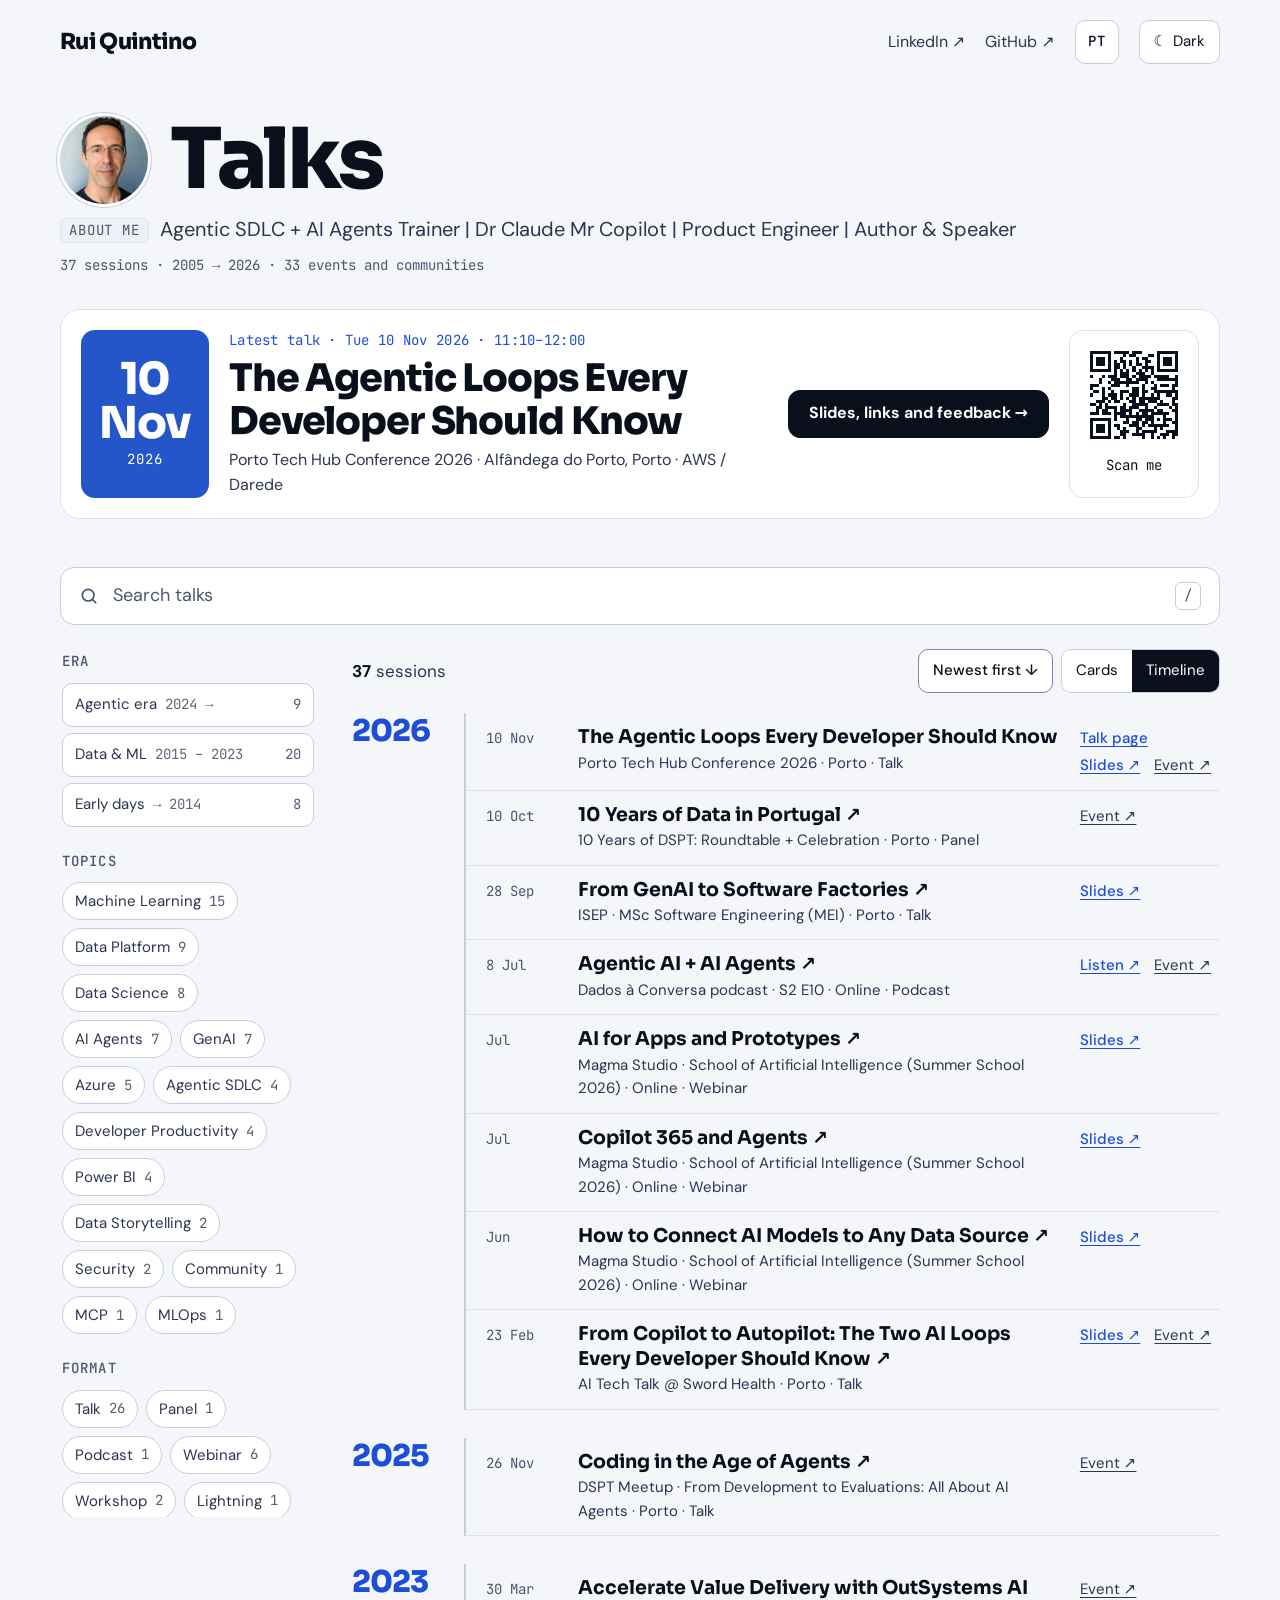
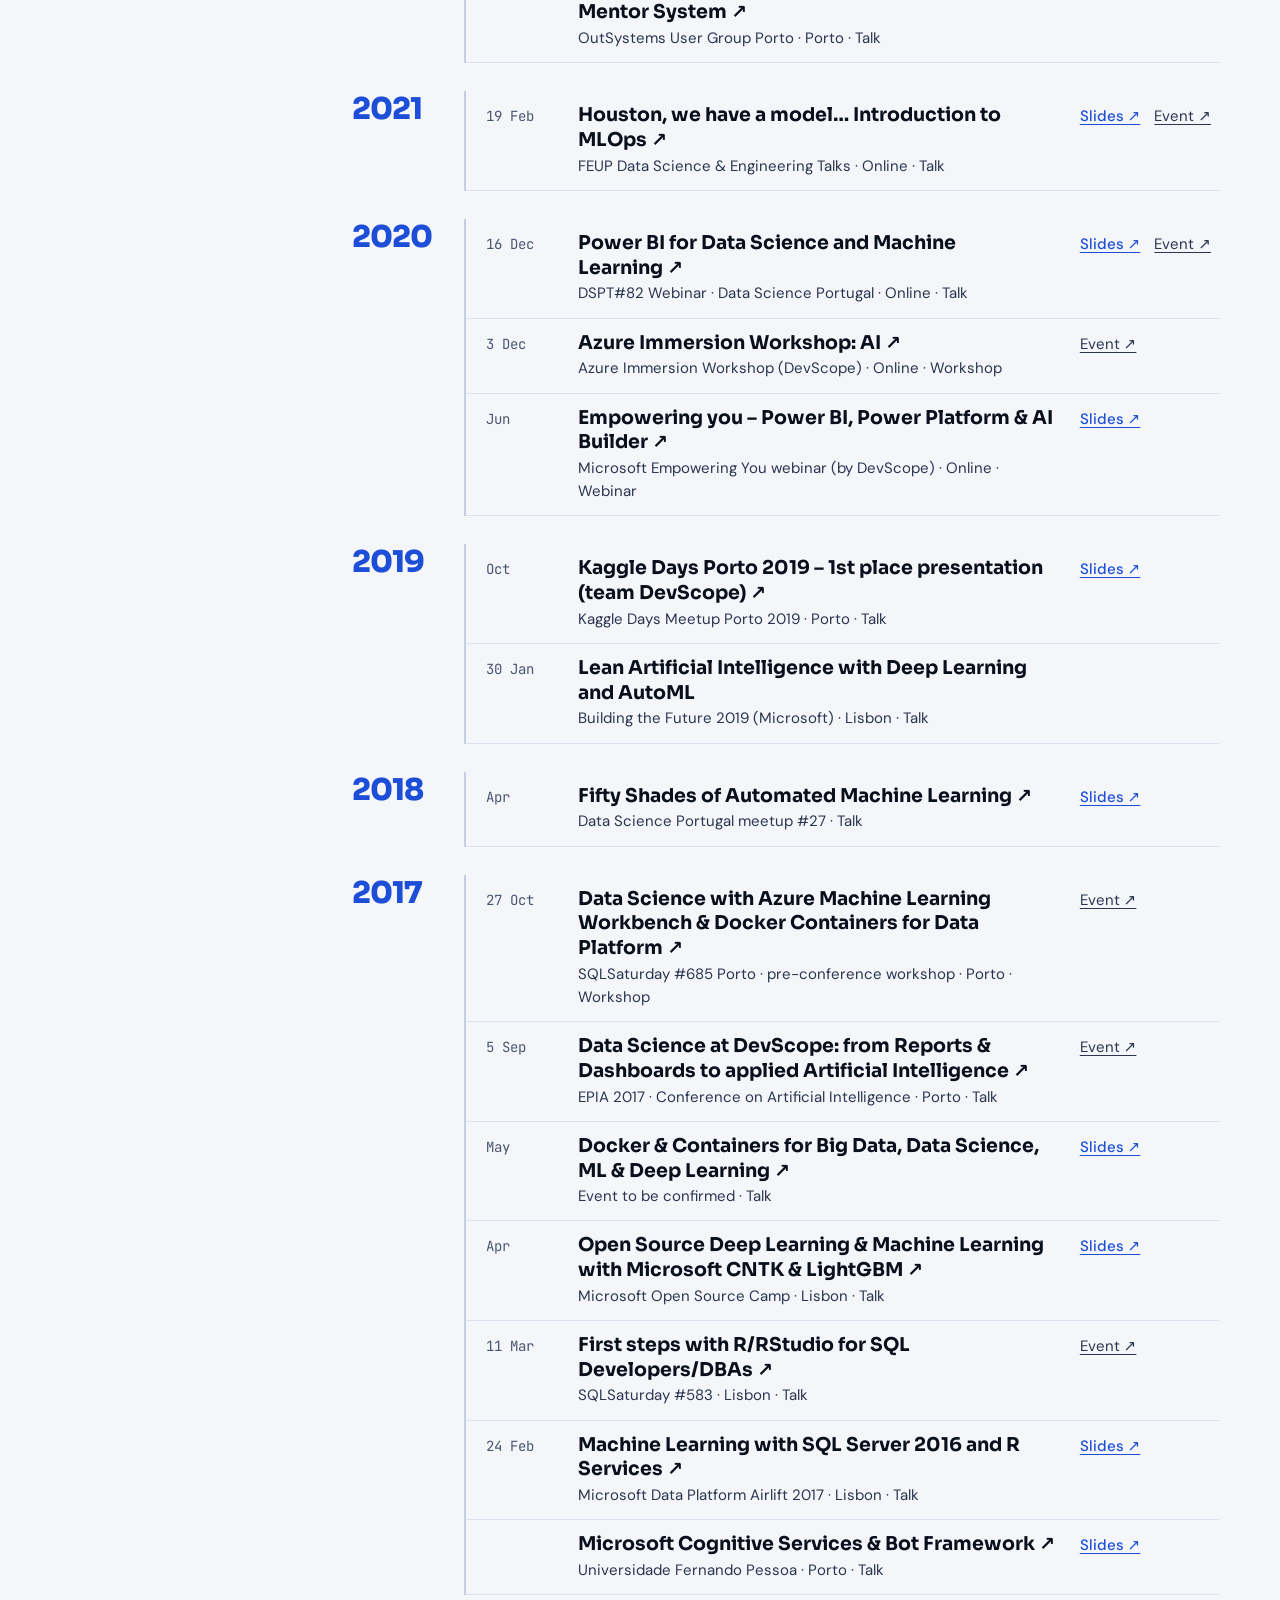
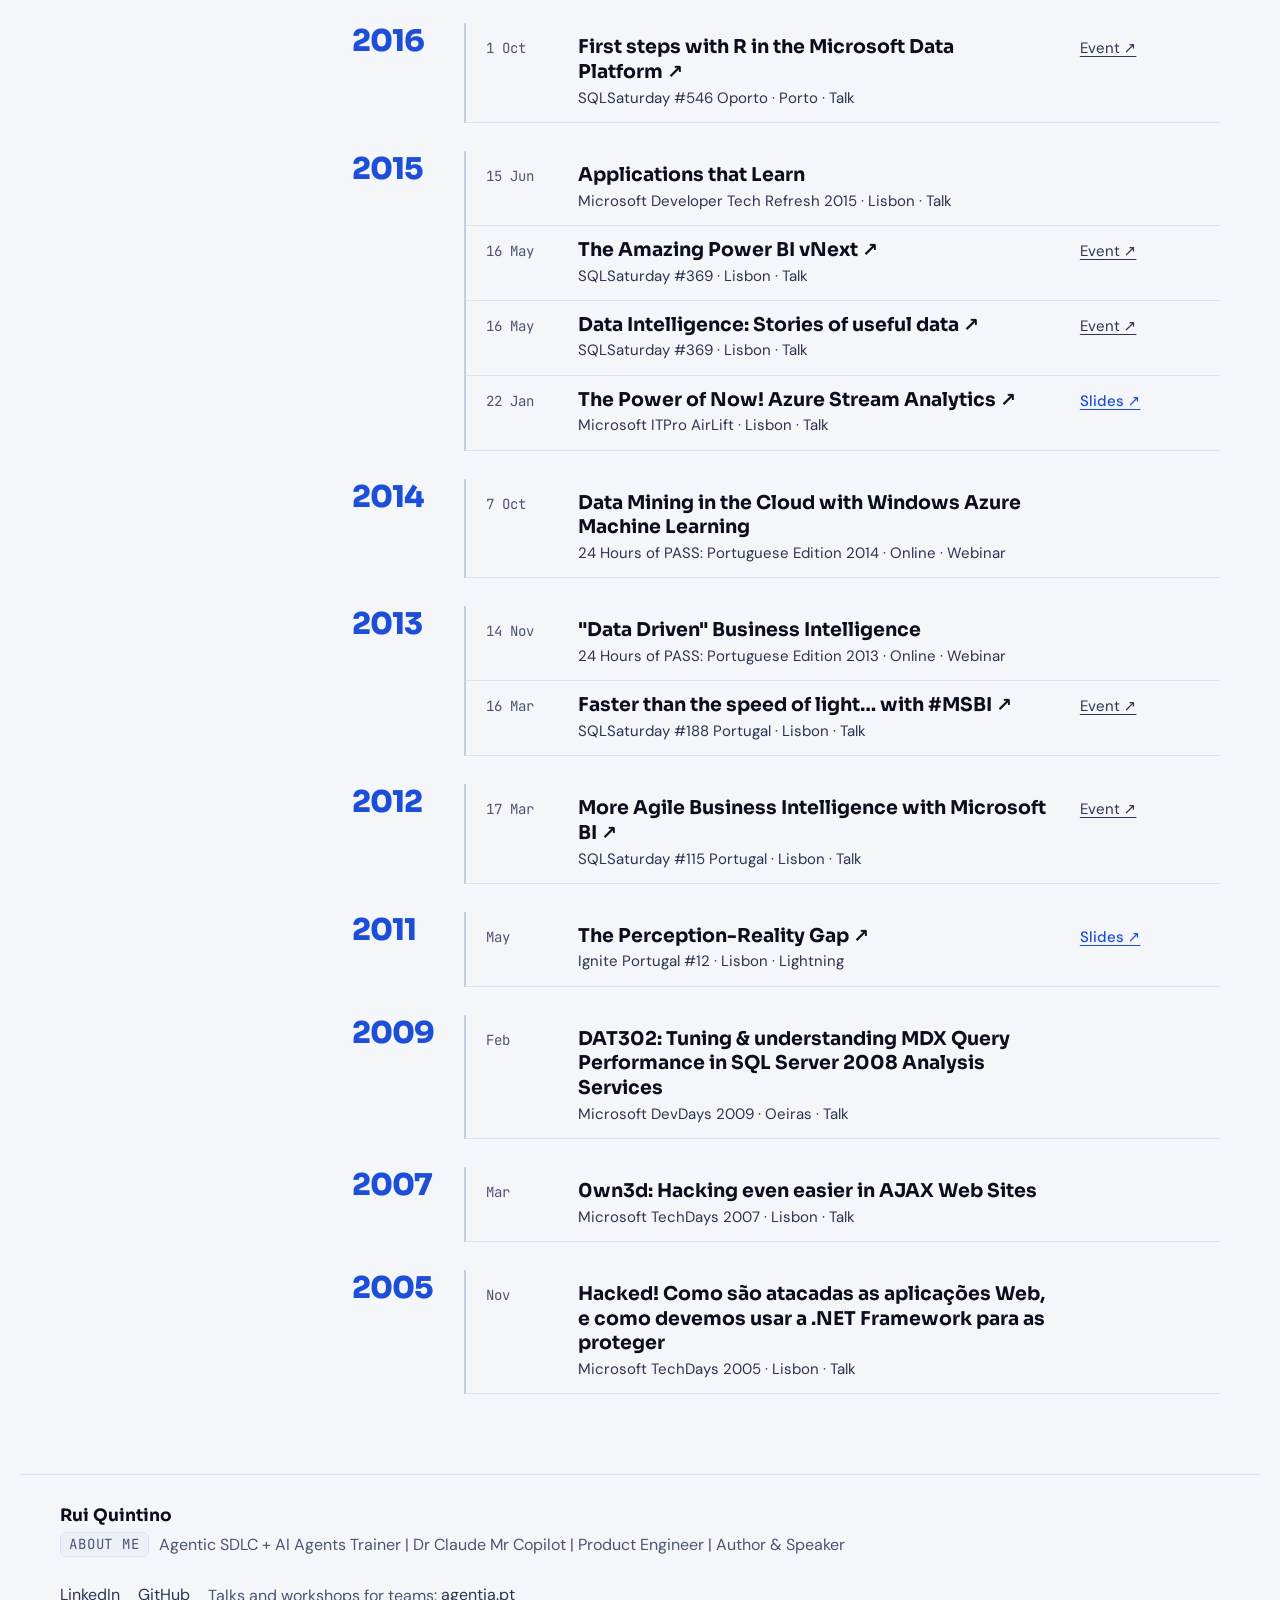
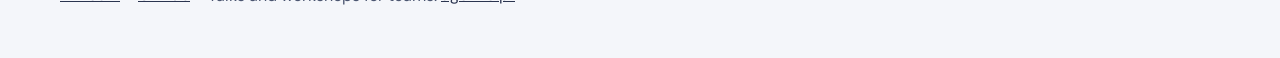
<file: index.html>
<!doctype html>
<html lang="en">
<head>
<meta charset="utf-8">
<meta name="viewport" content="width=device-width, initial-scale=1, viewport-fit=cover">
<meta http-equiv="Content-Security-Policy" content="default-src 'self'; script-src 'self'; style-src 'self'; img-src 'self' data:; font-src 'self'; connect-src 'self'; frame-src 'none'; object-src 'none'; base-uri 'none'; form-action 'none'">
<meta name="referrer" content="strict-origin-when-cross-origin">
<meta name="robots" content="noindex">
<title>Talks · Rui Quintino</title>
<meta name="description" content="Rui Quintino's talks on AI agents and agentic software development, with slides and links.">
<link rel="canonical" href="https://rquintino.github.io/talks/">
<link rel="alternate" hreflang="en" href="https://rquintino.github.io/talks/">
<link rel="alternate" hreflang="pt-PT" href="https://rquintino.github.io/talks/pt/">
<link rel="alternate" hreflang="x-default" href="https://rquintino.github.io/talks/">
<meta property="og:locale" content="en_GB">
<meta property="og:type" content="website">
<meta property="og:title" content="Talks · Rui Quintino">
<meta property="og:description" content="Rui Quintino's talks on AI agents and agentic software development, with slides and links.">
<meta property="og:url" content="https://rquintino.github.io/talks/">
<meta property="og:image" content="https://rquintino.github.io/talks/og/home.png">
<meta property="og:image:width" content="1200">
<meta property="og:image:height" content="630">
<meta name="twitter:card" content="summary_large_image">
<meta name="twitter:image" content="https://rquintino.github.io/talks/og/home.png">
<meta name="color-scheme" content="light dark">
<link rel="icon" href="./assets/icon.svg" type="image/svg+xml">
<link rel="preload" href="./assets/fonts/sora.woff2" as="font" type="font/woff2" crossorigin>
<link rel="preload" href="./assets/fonts/dm-sans.woff2" as="font" type="font/woff2" crossorigin>
<link rel="stylesheet" href="./assets/site.css?v=c972f9030e">
<script src="./assets/theme.js?v=9be3e08572"></script>
<script src="./assets/site.js?v=a1ed1f8ecf" defer></script>
</head>
<body>
<a class="skip" href="#main">Skip to content</a>
<header class="top wrap">
  <a class="brand" href="./"><span class="brand-name">Rui Quintino</span><span class="brand-path">/talks</span></a>
  <nav class="top-nav" aria-label="Profiles">
    <a class="" href="https://www.linkedin.com/in/rquintino/" rel="noopener noreferrer">LinkedIn ↗</a>
    <a class="" href="https://github.com/rquintino" rel="noopener noreferrer">GitHub ↗</a>
    <a class="lang-switch" href="pt/" hreflang="pt-PT" lang="pt-PT" aria-label="PT, ler em português">PT</a>
    <button class="theme-btn" type="button" data-theme-toggle hidden aria-label="Switch colour theme"><span class="theme-ico" data-theme-icon aria-hidden="true"></span><span class="theme-txt" data-theme-label>Theme</span></button>
  </nav>
</header>
<main id="main">
<section class="intro wrap">
  <div class="intro-head"><img class="avatar" src="./assets/rui.webp?v=7322fbe3c5" width="72" height="72" alt="Rui Quintino"><h1 class="intro-title">Talks</h1></div>
  <p class="intro-tagline"><span class="about-label">About me</span> Agentic SDLC + AI Agents Trainer | Dr Claude Mr Copilot | Product Engineer | Author &amp; Speaker</p>
  <p class="intro-stats mono">37 sessions · 2005 → 2026 · 33 events and communities</p>
</section>
<div class="wrap next-wrap"><section class="next" aria-labelledby="next-title" data-next data-id="pth26" data-start="2026-11-10T11:10:00+00:00" data-end="2026-11-10T12:00:00+00:00">
  <div class="next-count tone-agentic" aria-hidden="true"><span class="next-num" data-countdown-num>10 Nov</span><span class="next-unit mono" data-countdown-unit>2026</span></div>
  <div class="next-main">
    <p class="eyebrow mono"><span class="pulse" aria-hidden="true" hidden>●</span> <span data-next-label>Next talk</span> · <span class="nw d-long">Tue 10 Nov 2026</span><span class="nw d-short">10 Nov</span> · <span class="nw">11:10–12:00</span></p>
    <h2 id="next-title" class="next-title"><a href="./pth26/">The Agentic Loops Every Developer Should Know</a></h2>
    <p class="next-sub">Porto Tech Hub Conference 2026 · Alfândega do Porto, Porto · AWS / Darede</p>
  </div>
  <div class="next-actions">
    <a class="btn btn-primary" href="./pth26/" data-live-text="Slides, links and feedback →">Talk page →</a>
    <a class="btn" href="./pth26/talk.ics" data-ics>Add to calendar</a>
  </div>
  <a class="next-qr" href="./pth26/#stage" title="Open the QR code full screen"><svg class="qr-svg" viewBox="0 0 37 37" shape-rendering="crispEdges" role="img" aria-label="QR code for The Agentic Loops Every Developer Should Know"><rect width="37" height="37" fill="#fff"/><path d="M4 4h1v1h-1zM5 4h1v1h-1zM6 4h1v1h-1zM7 4h1v1h-1zM8 4h1v1h-1zM9 4h1v1h-1zM10 4h1v1h-1zM12 4h1v1h-1zM13 4h1v1h-1zM14 4h1v1h-1zM15 4h1v1h-1zM16 4h1v1h-1zM18 4h1v1h-1zM19 4h1v1h-1zM20 4h1v1h-1zM26 4h1v1h-1zM27 4h1v1h-1zM28 4h1v1h-1zM29 4h1v1h-1zM30 4h1v1h-1zM31 4h1v1h-1zM32 4h1v1h-1zM4 5h1v1h-1zM10 5h1v1h-1zM15 5h1v1h-1zM17 5h1v1h-1zM18 5h1v1h-1zM23 5h1v1h-1zM24 5h1v1h-1zM26 5h1v1h-1zM32 5h1v1h-1zM4 6h1v1h-1zM6 6h1v1h-1zM7 6h1v1h-1zM8 6h1v1h-1zM10 6h1v1h-1zM14 6h1v1h-1zM19 6h1v1h-1zM21 6h1v1h-1zM22 6h1v1h-1zM26 6h1v1h-1zM28 6h1v1h-1zM29 6h1v1h-1zM30 6h1v1h-1zM32 6h1v1h-1zM4 7h1v1h-1zM6 7h1v1h-1zM7 7h1v1h-1zM8 7h1v1h-1zM10 7h1v1h-1zM12 7h1v1h-1zM14 7h1v1h-1zM15 7h1v1h-1zM17 7h1v1h-1zM19 7h1v1h-1zM22 7h1v1h-1zM23 7h1v1h-1zM26 7h1v1h-1zM28 7h1v1h-1zM29 7h1v1h-1zM30 7h1v1h-1zM32 7h1v1h-1zM4 8h1v1h-1zM6 8h1v1h-1zM7 8h1v1h-1zM8 8h1v1h-1zM10 8h1v1h-1zM12 8h1v1h-1zM13 8h1v1h-1zM15 8h1v1h-1zM17 8h1v1h-1zM19 8h1v1h-1zM20 8h1v1h-1zM22 8h1v1h-1zM26 8h1v1h-1zM28 8h1v1h-1zM29 8h1v1h-1zM30 8h1v1h-1zM32 8h1v1h-1zM4 9h1v1h-1zM10 9h1v1h-1zM12 9h1v1h-1zM13 9h1v1h-1zM15 9h1v1h-1zM18 9h1v1h-1zM21 9h1v1h-1zM22 9h1v1h-1zM23 9h1v1h-1zM24 9h1v1h-1zM26 9h1v1h-1zM32 9h1v1h-1zM4 10h1v1h-1zM5 10h1v1h-1zM6 10h1v1h-1zM7 10h1v1h-1zM8 10h1v1h-1zM9 10h1v1h-1zM10 10h1v1h-1zM12 10h1v1h-1zM14 10h1v1h-1zM16 10h1v1h-1zM18 10h1v1h-1zM20 10h1v1h-1zM22 10h1v1h-1zM24 10h1v1h-1zM26 10h1v1h-1zM27 10h1v1h-1zM28 10h1v1h-1zM29 10h1v1h-1zM30 10h1v1h-1zM31 10h1v1h-1zM32 10h1v1h-1zM12 11h1v1h-1zM14 11h1v1h-1zM15 11h1v1h-1zM16 11h1v1h-1zM19 11h1v1h-1zM20 11h1v1h-1zM21 11h1v1h-1zM24 11h1v1h-1zM4 12h1v1h-1zM8 12h1v1h-1zM10 12h1v1h-1zM11 12h1v1h-1zM12 12h1v1h-1zM14 12h1v1h-1zM15 12h1v1h-1zM16 12h1v1h-1zM18 12h1v1h-1zM20 12h1v1h-1zM21 12h1v1h-1zM22 12h1v1h-1zM23 12h1v1h-1zM25 12h1v1h-1zM26 12h1v1h-1zM27 12h1v1h-1zM28 12h1v1h-1zM29 12h1v1h-1zM32 12h1v1h-1zM7 13h1v1h-1zM11 13h1v1h-1zM12 13h1v1h-1zM13 13h1v1h-1zM16 13h1v1h-1zM17 13h1v1h-1zM19 13h1v1h-1zM20 13h1v1h-1zM21 13h1v1h-1zM22 13h1v1h-1zM26 13h1v1h-1zM27 13h1v1h-1zM28 13h1v1h-1zM29 13h1v1h-1zM30 13h1v1h-1zM31 13h1v1h-1zM32 13h1v1h-1zM7 14h1v1h-1zM10 14h1v1h-1zM12 14h1v1h-1zM13 14h1v1h-1zM14 14h1v1h-1zM15 14h1v1h-1zM16 14h1v1h-1zM17 14h1v1h-1zM18 14h1v1h-1zM19 14h1v1h-1zM22 14h1v1h-1zM24 14h1v1h-1zM32 14h1v1h-1zM4 15h1v1h-1zM5 15h1v1h-1zM6 15h1v1h-1zM11 15h1v1h-1zM12 15h1v1h-1zM13 15h1v1h-1zM16 15h1v1h-1zM21 15h1v1h-1zM25 15h1v1h-1zM27 15h1v1h-1zM28 15h1v1h-1zM29 15h1v1h-1zM31 15h1v1h-1zM32 15h1v1h-1zM4 16h1v1h-1zM8 16h1v1h-1zM10 16h1v1h-1zM18 16h1v1h-1zM19 16h1v1h-1zM21 16h1v1h-1zM24 16h1v1h-1zM25 16h1v1h-1zM31 16h1v1h-1zM5 17h1v1h-1zM6 17h1v1h-1zM8 17h1v1h-1zM11 17h1v1h-1zM14 17h1v1h-1zM15 17h1v1h-1zM16 17h1v1h-1zM18 17h1v1h-1zM19 17h1v1h-1zM21 17h1v1h-1zM22 17h1v1h-1zM25 17h1v1h-1zM26 17h1v1h-1zM27 17h1v1h-1zM28 17h1v1h-1zM29 17h1v1h-1zM30 17h1v1h-1zM31 17h1v1h-1zM32 17h1v1h-1zM4 18h1v1h-1zM8 18h1v1h-1zM10 18h1v1h-1zM11 18h1v1h-1zM12 18h1v1h-1zM14 18h1v1h-1zM17 18h1v1h-1zM18 18h1v1h-1zM19 18h1v1h-1zM21 18h1v1h-1zM24 18h1v1h-1zM26 18h1v1h-1zM29 18h1v1h-1zM30 18h1v1h-1zM32 18h1v1h-1zM8 19h1v1h-1zM9 19h1v1h-1zM11 19h1v1h-1zM12 19h1v1h-1zM14 19h1v1h-1zM16 19h1v1h-1zM18 19h1v1h-1zM20 19h1v1h-1zM21 19h1v1h-1zM22 19h1v1h-1zM23 19h1v1h-1zM24 19h1v1h-1zM25 19h1v1h-1zM26 19h1v1h-1zM31 19h1v1h-1zM32 19h1v1h-1zM6 20h1v1h-1zM7 20h1v1h-1zM8 20h1v1h-1zM10 20h1v1h-1zM12 20h1v1h-1zM13 20h1v1h-1zM17 20h1v1h-1zM18 20h1v1h-1zM20 20h1v1h-1zM21 20h1v1h-1zM23 20h1v1h-1zM24 20h1v1h-1zM25 20h1v1h-1zM27 20h1v1h-1zM31 20h1v1h-1zM4 21h1v1h-1zM5 21h1v1h-1zM7 21h1v1h-1zM9 21h1v1h-1zM15 21h1v1h-1zM18 21h1v1h-1zM19 21h1v1h-1zM20 21h1v1h-1zM21 21h1v1h-1zM22 21h1v1h-1zM26 21h1v1h-1zM27 21h1v1h-1zM28 21h1v1h-1zM29 21h1v1h-1zM31 21h1v1h-1zM32 21h1v1h-1zM6 22h1v1h-1zM7 22h1v1h-1zM9 22h1v1h-1zM10 22h1v1h-1zM11 22h1v1h-1zM12 22h1v1h-1zM14 22h1v1h-1zM15 22h1v1h-1zM17 22h1v1h-1zM18 22h1v1h-1zM19 22h1v1h-1zM22 22h1v1h-1zM25 22h1v1h-1zM30 22h1v1h-1zM32 22h1v1h-1zM6 23h1v1h-1zM8 23h1v1h-1zM9 23h1v1h-1zM12 23h1v1h-1zM14 23h1v1h-1zM15 23h1v1h-1zM16 23h1v1h-1zM17 23h1v1h-1zM20 23h1v1h-1zM21 23h1v1h-1zM22 23h1v1h-1zM23 23h1v1h-1zM24 23h1v1h-1zM26 23h1v1h-1zM27 23h1v1h-1zM31 23h1v1h-1zM32 23h1v1h-1zM4 24h1v1h-1zM5 24h1v1h-1zM6 24h1v1h-1zM8 24h1v1h-1zM9 24h1v1h-1zM10 24h1v1h-1zM12 24h1v1h-1zM13 24h1v1h-1zM14 24h1v1h-1zM15 24h1v1h-1zM17 24h1v1h-1zM19 24h1v1h-1zM21 24h1v1h-1zM22 24h1v1h-1zM24 24h1v1h-1zM25 24h1v1h-1zM26 24h1v1h-1zM27 24h1v1h-1zM28 24h1v1h-1zM29 24h1v1h-1zM32 24h1v1h-1zM12 25h1v1h-1zM14 25h1v1h-1zM15 25h1v1h-1zM16 25h1v1h-1zM17 25h1v1h-1zM18 25h1v1h-1zM19 25h1v1h-1zM20 25h1v1h-1zM21 25h1v1h-1zM22 25h1v1h-1zM23 25h1v1h-1zM24 25h1v1h-1zM28 25h1v1h-1zM32 25h1v1h-1zM4 26h1v1h-1zM5 26h1v1h-1zM6 26h1v1h-1zM7 26h1v1h-1zM8 26h1v1h-1zM9 26h1v1h-1zM10 26h1v1h-1zM12 26h1v1h-1zM16 26h1v1h-1zM19 26h1v1h-1zM20 26h1v1h-1zM22 26h1v1h-1zM23 26h1v1h-1zM24 26h1v1h-1zM26 26h1v1h-1zM28 26h1v1h-1zM29 26h1v1h-1zM30 26h1v1h-1zM32 26h1v1h-1zM4 27h1v1h-1zM10 27h1v1h-1zM15 27h1v1h-1zM16 27h1v1h-1zM18 27h1v1h-1zM19 27h1v1h-1zM21 27h1v1h-1zM22 27h1v1h-1zM24 27h1v1h-1zM28 27h1v1h-1zM31 27h1v1h-1zM32 27h1v1h-1zM4 28h1v1h-1zM6 28h1v1h-1zM7 28h1v1h-1zM8 28h1v1h-1zM10 28h1v1h-1zM12 28h1v1h-1zM13 28h1v1h-1zM17 28h1v1h-1zM18 28h1v1h-1zM19 28h1v1h-1zM21 28h1v1h-1zM23 28h1v1h-1zM24 28h1v1h-1zM25 28h1v1h-1zM26 28h1v1h-1zM27 28h1v1h-1zM28 28h1v1h-1zM29 28h1v1h-1zM32 28h1v1h-1zM4 29h1v1h-1zM6 29h1v1h-1zM7 29h1v1h-1zM8 29h1v1h-1zM10 29h1v1h-1zM13 29h1v1h-1zM15 29h1v1h-1zM19 29h1v1h-1zM20 29h1v1h-1zM25 29h1v1h-1zM27 29h1v1h-1zM32 29h1v1h-1zM4 30h1v1h-1zM6 30h1v1h-1zM7 30h1v1h-1zM8 30h1v1h-1zM10 30h1v1h-1zM14 30h1v1h-1zM15 30h1v1h-1zM16 30h1v1h-1zM19 30h1v1h-1zM21 30h1v1h-1zM22 30h1v1h-1zM23 30h1v1h-1zM24 30h1v1h-1zM25 30h1v1h-1zM29 30h1v1h-1zM30 30h1v1h-1zM31 30h1v1h-1zM32 30h1v1h-1zM4 31h1v1h-1zM10 31h1v1h-1zM14 31h1v1h-1zM15 31h1v1h-1zM18 31h1v1h-1zM19 31h1v1h-1zM20 31h1v1h-1zM21 31h1v1h-1zM24 31h1v1h-1zM27 31h1v1h-1zM28 31h1v1h-1zM29 31h1v1h-1zM31 31h1v1h-1zM32 31h1v1h-1zM4 32h1v1h-1zM5 32h1v1h-1zM6 32h1v1h-1zM7 32h1v1h-1zM8 32h1v1h-1zM9 32h1v1h-1zM10 32h1v1h-1zM12 32h1v1h-1zM13 32h1v1h-1zM15 32h1v1h-1zM21 32h1v1h-1zM24 32h1v1h-1zM26 32h1v1h-1zM28 32h1v1h-1zM31 32h1v1h-1z" fill="#0A0F1C"/></svg><span class="mono">Scan me</span></a>
</section></div>
<section class="explore wrap" aria-label="All talks">
  <div class="search" data-js-only hidden>
    <label class="search-box" for="q">
      <svg width="20" height="20" viewBox="0 0 24 24" fill="none" stroke="currentColor" stroke-width="2" stroke-linecap="round" aria-hidden="true"><circle cx="11" cy="11" r="7"/><path d="M20 20l-3.5-3.5"/></svg>
      <span class="sr-only">Search talks</span>
      <input id="q" type="search" placeholder="Search talks" autocomplete="off" spellcheck="false">
      <kbd class="mono" aria-hidden="true">/</kbd>
    </label>
    <button type="button" class="btn filters-btn" data-filters-toggle aria-expanded="false" aria-controls="filters">Filters <span class="q-count mono" data-filters-n hidden></span></button>
  </div>
  <div class="layout">
    <aside class="filters" id="filters" data-js-only hidden aria-label="Filters">
      <div class="fgroup"><h2 class="fhead mono">Era</h2><div class="fstack">
        <button type="button" class="chip" data-group="era" data-value="agentic" aria-pressed="false"><span class="chip-label">Agentic era <span class="chip-span">2024 →</span></span><span class="chip-count mono" data-count>9</span></button>
        <button type="button" class="chip" data-group="era" data-value="data" aria-pressed="false"><span class="chip-label">Data &amp; ML <span class="chip-span">2015 – 2023</span></span><span class="chip-count mono" data-count>20</span></button>
        <button type="button" class="chip" data-group="era" data-value="early" aria-pressed="false"><span class="chip-label">Early days <span class="chip-span">→ 2014</span></span><span class="chip-count mono" data-count>8</span></button>
      </div></div>
      <div class="fgroup"><h2 class="fhead mono">Topics</h2><div class="fwrap">
        <button type="button" class="chip" data-group="tag" data-value="Machine Learning" aria-pressed="false"><span class="chip-label">Machine Learning</span><span class="chip-count mono" data-count>15</span></button>
        <button type="button" class="chip" data-group="tag" data-value="Data Platform" aria-pressed="false"><span class="chip-label">Data Platform</span><span class="chip-count mono" data-count>9</span></button>
        <button type="button" class="chip" data-group="tag" data-value="Data Science" aria-pressed="false"><span class="chip-label">Data Science</span><span class="chip-count mono" data-count>8</span></button>
        <button type="button" class="chip" data-group="tag" data-value="AI Agents" aria-pressed="false"><span class="chip-label">AI Agents</span><span class="chip-count mono" data-count>7</span></button>
        <button type="button" class="chip" data-group="tag" data-value="GenAI" aria-pressed="false"><span class="chip-label">GenAI</span><span class="chip-count mono" data-count>7</span></button>
        <button type="button" class="chip" data-group="tag" data-value="Azure" aria-pressed="false"><span class="chip-label">Azure</span><span class="chip-count mono" data-count>5</span></button>
        <button type="button" class="chip" data-group="tag" data-value="Agentic SDLC" aria-pressed="false"><span class="chip-label">Agentic SDLC</span><span class="chip-count mono" data-count>4</span></button>
        <button type="button" class="chip" data-group="tag" data-value="Developer Productivity" aria-pressed="false"><span class="chip-label">Developer Productivity</span><span class="chip-count mono" data-count>4</span></button>
        <button type="button" class="chip" data-group="tag" data-value="Power BI" aria-pressed="false"><span class="chip-label">Power BI</span><span class="chip-count mono" data-count>4</span></button>
        <button type="button" class="chip" data-group="tag" data-value="Data Storytelling" aria-pressed="false"><span class="chip-label">Data Storytelling</span><span class="chip-count mono" data-count>2</span></button>
        <button type="button" class="chip" data-group="tag" data-value="Security" aria-pressed="false"><span class="chip-label">Security</span><span class="chip-count mono" data-count>2</span></button>
        <button type="button" class="chip" data-group="tag" data-value="Community" aria-pressed="false"><span class="chip-label">Community</span><span class="chip-count mono" data-count>1</span></button>
        <button type="button" class="chip" data-group="tag" data-value="MCP" aria-pressed="false"><span class="chip-label">MCP</span><span class="chip-count mono" data-count>1</span></button>
        <button type="button" class="chip" data-group="tag" data-value="MLOps" aria-pressed="false"><span class="chip-label">MLOps</span><span class="chip-count mono" data-count>1</span></button>
      </div></div>
      <div class="fgroup"><h2 class="fhead mono">Format</h2><div class="fwrap">
        <button type="button" class="chip" data-group="format" data-value="Talk" aria-pressed="false"><span class="chip-label">Talk</span><span class="chip-count mono" data-count>26</span></button>
        <button type="button" class="chip" data-group="format" data-value="Panel" aria-pressed="false"><span class="chip-label">Panel</span><span class="chip-count mono" data-count>1</span></button>
        <button type="button" class="chip" data-group="format" data-value="Podcast" aria-pressed="false"><span class="chip-label">Podcast</span><span class="chip-count mono" data-count>1</span></button>
        <button type="button" class="chip" data-group="format" data-value="Webinar" aria-pressed="false"><span class="chip-label">Webinar</span><span class="chip-count mono" data-count>6</span></button>
        <button type="button" class="chip" data-group="format" data-value="Workshop" aria-pressed="false"><span class="chip-label">Workshop</span><span class="chip-count mono" data-count>2</span></button>
        <button type="button" class="chip" data-group="format" data-value="Lightning" aria-pressed="false"><span class="chip-label">Lightning</span><span class="chip-count mono" data-count>1</span></button>
      </div></div>
      <div class="fgroup"><h2 class="fhead mono">Materials</h2><div class="fwrap">
        <button type="button" class="chip" data-group="has" data-value="slides" aria-pressed="false"><span class="chip-label">Slides</span><span class="chip-count mono" data-count>17</span></button>
        <button type="button" class="chip" data-group="has" data-value="audio" aria-pressed="false"><span class="chip-label">Audio</span><span class="chip-count mono" data-count>1</span></button>
      </div></div>
      <button type="button" class="btn btn-primary filters-done" data-filters-done>Filters</button>
    </aside>
    <div class="results">
      <div class="toolbar">
        <div class="status"><p class="count" aria-live="polite" tabindex="-1"><strong data-result-count>37</strong> <span data-result-noun>sessions</span></p><div class="active" data-active></div></div>
        <div class="controls" data-js-only hidden>
          <button type="button" class="btn btn-small" data-sort>Newest first</button>
          <div class="seg" role="group" aria-label="Layout">
            <button type="button" class="seg-btn" data-view="grid" aria-pressed="false">Cards</button>
            <button type="button" class="seg-btn" data-view="list" aria-pressed="true">Timeline</button>
          </div>
        </div>
      </div>
      <div class="empty" data-empty hidden>
        <p class="empty-title">No talks match those filters</p>
        <p>Remove a filter or shorten the search.</p>
        <button type="button" class="btn btn-primary" data-clear>Show all talks</button>
      </div>
      <ul class="grid" data-grid hidden>
        <li class="card is-next" data-item data-id="pth26" data-date="2026-11-10" data-era="agentic" data-format="Talk" data-tags="AI Agents|Agentic SDLC|GenAI" data-has="slides" data-text="pth26 the agentic loops every developer should know porto tech hub conference 2026 porto alfandega do porto slides diapositivos aws / darede talk en ai agents agentic sdlc genai loops are a key primitive for autonomous ai agents, and the now widely used &quot;agent mode&quot;. this session dives into the journey from the core reason + act loop to loop engineering — the shift from prompting agents to designing the systems that prompt them. and while the loops run — and the lights go out on fully automated dark software factories — what should we focus on? os loops agenticos que todos os programadores devem conhecer os loops sao uma primitiva fundamental dos agentes de ia autonomos e do agora amplamente usado &quot;agent mode&quot;. esta sessao percorre o caminho desde o loop base reason + act ate ao loop engineering — deixar de escrever prompts para os agentes e passar a desenhar os sistemas que os escrevem. e enquanto os loops correm — e as luzes se apagam em dark software factories totalmente automatizadas — em que nos devemos focar? talk ai agents agentic sdlc genai">
    <a class="cover tone-agentic" href="./pth26/" tabindex="-1" aria-hidden="true"><span class="cover-top"><span>Talk</span><span class="badge">Next</span></span><span class="cover-title">Agentic Loops</span></a>
    <div class="card-body">
      <p class="meta mono"><span class="meta-fmt">Talk<span class="badge-txt"> · Next</span> · </span>Tue 10 Nov 2026 · Porto</p>
      <h3 class="card-title"><a href="./pth26/">The Agentic Loops Every Developer Should Know</a></h3>
      <p class="card-event">Porto Tech Hub Conference 2026</p>
      
      <div class="tags"><span class="tag" data-tag="AI Agents">AI Agents</span><span class="tag" data-tag="Agentic SDLC">Agentic SDLC</span><span class="tag" data-tag="GenAI">GenAI</span></div>
      <div class="links"><a class="lnk" href="./pth26/">Talk page</a><a class="lnk" href="https://learn.agentia.pt/public/talks/the-agentic-loops-every-developer-should-know/" rel="noopener noreferrer">Slides ↗</a><a class="lnk lnk-quiet" href="https://portotechhub.com/conference-2026/" rel="noopener noreferrer">Event ↗</a></div>
      <details class="peek"><summary>Details</summary>
        <p>Loops are a key primitive for autonomous AI agents, and the now widely used &quot;Agent Mode&quot;.</p><p>This session dives into the journey from the core Reason + Act loop to loop engineering — the shift from prompting agents to designing the systems that prompt them.</p><p>And while the loops run — and the lights go out on fully automated Dark Software Factories — what should we focus on?</p>
        <dl>
          <dt>When</dt><dd>Tue 10 Nov 2026 · 11:10–12:00</dd>
          <dt>Where</dt><dd>Alfândega do Porto, Porto</dd>
          <dt>Track</dt><dd>AWS / Darede</dd>
          <dt>Level</dt><dd>Beginner</dd>
        </dl>
      </details>
    </div>
  </li>
        <li class="card" data-item data-id="dspt10" data-date="2026-10-10" data-era="agentic" data-format="Panel" data-tags="Data Science|Community" data-has="" data-text="dspt10 10 years of data in portugal 10 years of dspt: roundtable + celebration porto jam porto panel roundtable for data science portugal's 10th anniversary: the community's founders and early speakers look back at how data science and ai have changed in portugal over the past decade, and where they go next. data science community 10 anos de dados em portugal mesa-redonda do 10.º aniversario da data science portugal: os fundadores e os primeiros oradores da comunidade olham para a forma como a ciencia de dados e a ia mudaram em portugal na ultima decada, e para o que vem a seguir. panel data science community">
    <a class="cover tone-agentic" href="https://www.meetup.com/datascienceportugal/" rel="noopener noreferrer" tabindex="-1" aria-hidden="true"><span class="cover-top"><span>Panel</span></span><span class="cover-title">10 Years of Data</span></a>
    <div class="card-body">
      <p class="meta mono"><span class="meta-fmt">Panel · </span>Sat 10 Oct 2026 · Porto</p>
      <h3 class="card-title"><a href="https://www.meetup.com/datascienceportugal/" rel="noopener noreferrer">10 Years of Data in Portugal&nbsp;↗</a></h3>
      <p class="card-event">10 Years of DSPT: Roundtable + Celebration</p>
      <p class="card-sum">Roundtable for Data Science Portugal's 10th anniversary: the community's founders and early speakers look back at how data science and AI have changed in Portugal over the past decade, and where they go next.</p>
      <div class="tags"><span class="tag" data-tag="Data Science">Data Science</span><span class="tag" data-tag="Community">Community</span></div>
      <div class="links"><a class="lnk lnk-quiet" href="https://www.meetup.com/datascienceportugal/" rel="noopener noreferrer">Event ↗</a></div>
      
    </div>
  </li>
        <li class="card" data-item data-id="software-factories" data-date="2026-09-28" data-era="agentic" data-format="Talk" data-tags="GenAI|Agentic SDLC|AI Agents" data-has="slides" data-text="software-factories from genai to software factories isep · msc software engineering (mei) porto isep – instituto superior de engenharia do porto slides diapositivos talk en a two-hour session for isep's msc software engineering students. it covers what coding agents can do today, how machine learning led to generative ai and then to agents, how to work with coding agents day to day, where they fail, and what software factories mean for software engineering. genai agentic sdlc ai agents da genai as software factories isep · mestrado em engenharia informatica (mei) uma sessao de duas horas para os alunos do mestrado em engenharia de software do isep. mostra o que os coding agents ja fazem hoje, como o machine learning levou a ia generativa e depois aos agentes, como trabalhar com coding agents no dia a dia, onde falham e o que as software factories significam para a engenharia de software. talk genai agentic sdlc ai agents">
    <a class="cover tone-agentic" href="https://learn.agentia.pt/public/talks/isep-genai-to-software-factories/" rel="noopener noreferrer" tabindex="-1" aria-hidden="true"><span class="cover-top"><span>Talk</span></span><span class="cover-title">Software Factories</span></a>
    <div class="card-body">
      <p class="meta mono"><span class="meta-fmt">Talk · </span>Mon 28 Sep 2026 · Porto</p>
      <h3 class="card-title"><a href="https://learn.agentia.pt/public/talks/isep-genai-to-software-factories/" rel="noopener noreferrer">From GenAI to Software Factories&nbsp;↗</a></h3>
      <p class="card-event">ISEP · MSc Software Engineering (MEI)</p>
      <p class="card-sum">A two-hour session for ISEP's MSc software engineering students. It covers what coding agents can do today, how machine learning led to generative AI and then to agents, how to work with coding agents day to day, where they fail, and what software factories mean for software engineering.</p>
      <div class="tags"><span class="tag" data-tag="GenAI">GenAI</span><span class="tag" data-tag="Agentic SDLC">Agentic SDLC</span><span class="tag" data-tag="AI Agents">AI Agents</span></div>
      <div class="links"><a class="lnk" href="https://learn.agentia.pt/public/talks/isep-genai-to-software-factories/" rel="noopener noreferrer">Slides ↗</a></div>
      
    </div>
  </li>
        <li class="card" data-item data-id="dados-a-conversa" data-date="2026-07-08" data-era="agentic" data-format="Podcast" data-tags="AI Agents|GenAI" data-has="audio" data-text="dados-a-conversa agentic ai + ai agents dados a conversa podcast · s2 e10 online audio audio podcast podcast pt a conversation in portuguese on generative ai and autonomous agents. as people move to architecture, requirements, validation and strategy, intent, critical thinking and constant relearning count for more. ai agents genai ia agentica + agentes de ia podcast dados a conversa · t2 e10 uma conversa sobre ia generativa e agentes autonomos. a medida que as pessoas passam para a arquitetura, os requisitos, a validacao e a estrategia, a intencao, o pensamento critico e a reaprendizagem constante passam a contar mais. podcast ai agents genai">
    <a class="cover tone-agentic" href="https://podcast.digitalinside.pt/e/2%C2%AA-serie-episodio-10-com-rui-quintino-agentic-ai-ai-agents-trainer" rel="noopener noreferrer" tabindex="-1" aria-hidden="true"><span class="cover-top"><span>Podcast · Portuguese</span></span><span class="cover-title">Dados à Conversa</span></a>
    <div class="card-body">
      <p class="meta mono"><span class="meta-fmt">Podcast · Portuguese · </span>Wed 8 Jul 2026 · Online</p>
      <h3 class="card-title"><a href="https://podcast.digitalinside.pt/e/2%C2%AA-serie-episodio-10-com-rui-quintino-agentic-ai-ai-agents-trainer" rel="noopener noreferrer">Agentic AI + AI Agents&nbsp;↗</a></h3>
      <p class="card-event">Dados à Conversa podcast · S2 E10</p>
      <p class="card-sum">A conversation in Portuguese on generative AI and autonomous agents. As people move to architecture, requirements, validation and strategy, intent, critical thinking and constant relearning count for more.</p>
      <div class="tags"><span class="tag" data-tag="AI Agents">AI Agents</span><span class="tag" data-tag="GenAI">GenAI</span></div>
      <div class="links"><a class="lnk" href="https://podcast.digitalinside.pt/e/2%C2%AA-serie-episodio-10-com-rui-quintino-agentic-ai-ai-agents-trainer" rel="noopener noreferrer">Listen ↗</a><a class="lnk lnk-quiet" href="https://digitalinside.pt/2-a-serie-episodio-10-com-rui-quintino-agentic-ai-ai-agents-trainer/" rel="noopener noreferrer">Event ↗</a></div>
      
    </div>
  </li>
        <li class="card" data-item data-id="magma-ai-apps" data-date="2026-07" data-era="agentic" data-format="Webinar" data-tags="GenAI|Developer Productivity" data-has="slides" data-text="magma-ai-apps ai for apps and prototypes magma studio · school of artificial intelligence (summer school 2026) online slides diapositivos webinar pt building apps and prototypes with ai: vibe coding, the tools and platforms worth trying, and the security side, both for you and for your app's users. genai developer productivity ia para aplicacoes e prototipos magma studio · escola da inteligencia artificial (summer school 2026) criar aplicacoes e prototipos com ia: vibe coding, as ferramentas e plataformas que vale a pena experimentar, e o lado da seguranca, para ti e para os utilizadores da tua aplicacao. webinar genai developer productivity">
    <a class="cover tone-agentic" href="https://learn.agentia.pt/public/talks/magmastudio-ia-para-aplica-es-e-prot-tipos/" rel="noopener noreferrer" tabindex="-1" aria-hidden="true"><span class="cover-top"><span>Webinar · Portuguese</span></span><span class="cover-title">AI for apps &amp; prototypes</span></a>
    <div class="card-body">
      <p class="meta mono"><span class="meta-fmt">Webinar · Portuguese · </span>Jul 2026 · Online</p>
      <h3 class="card-title"><a href="https://learn.agentia.pt/public/talks/magmastudio-ia-para-aplica-es-e-prot-tipos/" rel="noopener noreferrer">AI for Apps and Prototypes&nbsp;↗</a></h3>
      <p class="card-event">Magma Studio · School of Artificial Intelligence (Summer School 2026)</p>
      <p class="card-sum">Building apps and prototypes with AI: vibe coding, the tools and platforms worth trying, and the security side, both for you and for your app's users.</p>
      <div class="tags"><span class="tag" data-tag="GenAI">GenAI</span><span class="tag" data-tag="Developer Productivity">Developer Productivity</span></div>
      <div class="links"><a class="lnk" href="https://learn.agentia.pt/public/talks/magmastudio-ia-para-aplica-es-e-prot-tipos/" rel="noopener noreferrer">Slides ↗</a></div>
      
    </div>
  </li>
        <li class="card" data-item data-id="magma-copilot365" data-date="2026-07" data-era="agentic" data-format="Webinar" data-tags="GenAI|AI Agents" data-has="slides" data-text="magma-copilot365 copilot 365 and agents magma studio · school of artificial intelligence (summer school 2026) online slides diapositivos webinar pt microsoft 365 copilot and agents: ai, agents and specialists explained, copilot 101, practical scenarios for everyday work, and a look at other platforms. genai ai agents copilot 365 e agentes magma studio · escola da inteligencia artificial (summer school 2026) microsoft 365 copilot e agentes: ia, agentes e especialistas explicados, copilot 101, cenarios praticos para o trabalho do dia a dia e um olhar sobre outras plataformas. webinar genai ai agents">
    <a class="cover tone-agentic" href="https://learn.agentia.pt/public/talks/magmastudio-copilot-365-e-agentes/" rel="noopener noreferrer" tabindex="-1" aria-hidden="true"><span class="cover-top"><span>Webinar · Portuguese</span></span><span class="cover-title">Copilot 365 &amp; Agents</span></a>
    <div class="card-body">
      <p class="meta mono"><span class="meta-fmt">Webinar · Portuguese · </span>Jul 2026 · Online</p>
      <h3 class="card-title"><a href="https://learn.agentia.pt/public/talks/magmastudio-copilot-365-e-agentes/" rel="noopener noreferrer">Copilot 365 and Agents&nbsp;↗</a></h3>
      <p class="card-event">Magma Studio · School of Artificial Intelligence (Summer School 2026)</p>
      <p class="card-sum">Microsoft 365 Copilot and agents: AI, agents and specialists explained, Copilot 101, practical scenarios for everyday work, and a look at other platforms.</p>
      <div class="tags"><span class="tag" data-tag="GenAI">GenAI</span><span class="tag" data-tag="AI Agents">AI Agents</span></div>
      <div class="links"><a class="lnk" href="https://learn.agentia.pt/public/talks/magmastudio-copilot-365-e-agentes/" rel="noopener noreferrer">Slides ↗</a></div>
      
    </div>
  </li>
        <li class="card" data-item data-id="magma-ai-data" data-date="2026-06" data-era="agentic" data-format="Webinar" data-tags="AI Agents|GenAI|MCP" data-has="slides" data-text="magma-ai-data how to connect ai models to any data source magma studio · school of artificial intelligence (summer school 2026) online slides diapositivos webinar pt how to connect ai models to your data: rag, tool use, autonomous agents and the plan-act-observe loop, model context protocol use cases, and security practices such as prompt-injection defences and least privilege. ai agents genai mcp como ligar modelos de ia a qualquer fonte de dados magma studio · escola da inteligencia artificial (summer school 2026) como ligar modelos de ia aos teus dados: rag, uso de ferramentas, agentes autonomos e o loop planear-agir-observar, casos de uso do model context protocol e boas praticas de seguranca, como defesas contra prompt injection e o principio do minimo privilegio. webinar ai agents genai mcp">
    <a class="cover tone-agentic" href="https://learn.agentia.pt/public/talks/magmastudio-como-ligar-modelos-de-ia-a-qualquer-fo/" rel="noopener noreferrer" tabindex="-1" aria-hidden="true"><span class="cover-top"><span>Webinar · Portuguese</span></span><span class="cover-title">AI + any data source</span></a>
    <div class="card-body">
      <p class="meta mono"><span class="meta-fmt">Webinar · Portuguese · </span>Jun 2026 · Online</p>
      <h3 class="card-title"><a href="https://learn.agentia.pt/public/talks/magmastudio-como-ligar-modelos-de-ia-a-qualquer-fo/" rel="noopener noreferrer">How to Connect AI Models to Any Data Source&nbsp;↗</a></h3>
      <p class="card-event">Magma Studio · School of Artificial Intelligence (Summer School 2026)</p>
      <p class="card-sum">How to connect AI models to your data: RAG, tool use, autonomous agents and the plan-act-observe loop, Model Context Protocol use cases, and security practices such as prompt-injection defences and least privilege.</p>
      <div class="tags"><span class="tag" data-tag="AI Agents">AI Agents</span><span class="tag" data-tag="GenAI">GenAI</span><span class="tag" data-tag="MCP">MCP</span></div>
      <div class="links"><a class="lnk" href="https://learn.agentia.pt/public/talks/magmastudio-como-ligar-modelos-de-ia-a-qualquer-fo/" rel="noopener noreferrer">Slides ↗</a></div>
      
    </div>
  </li>
        <li class="card" data-item data-id="copilot-autopilot" data-date="2026-02-23" data-era="agentic" data-format="Talk" data-tags="AI Agents|Agentic SDLC|Developer Productivity" data-has="slides" data-text="copilot-autopilot from copilot to autopilot: the two ai loops every developer should know ai tech talk @ sword health porto sword health office slides diapositivos talk en most ai coding is still single-turn autocomplete. agents work in loops. the session covers two of them, react (the agent loop) and ralph (plan, execute, verify, reset, repeat), with live demos, how agents fail, where humans approve, and a developer playbook built on context and spec-driven engineering. ai agents agentic sdlc developer productivity do copilot ao autopilot: os dois loops de ia que todos os programadores devem conhecer a maior parte da programacao com ia ainda e autocomplete de um so passo. os agentes trabalham em loops. a sessao mostra dois deles, o react (o loop do agente) e o ralph (planear, executar, verificar, recomecar, repetir), com demos ao vivo, as formas como os agentes falham, onde entra a aprovacao humana e um guia pratico assente em context engineering e spec-driven development. talk ai agents agentic sdlc developer productivity">
    <a class="cover tone-agentic" href="https://learn.agentia.pt/public/talks/from-copilot-to-autopilot/" rel="noopener noreferrer" tabindex="-1" aria-hidden="true"><span class="cover-top"><span>Talk</span></span><span class="cover-title">Copilot → Autopilot</span></a>
    <div class="card-body">
      <p class="meta mono"><span class="meta-fmt">Talk · </span>Mon 23 Feb 2026 · Porto</p>
      <h3 class="card-title"><a href="https://learn.agentia.pt/public/talks/from-copilot-to-autopilot/" rel="noopener noreferrer">From Copilot to Autopilot: The Two AI Loops Every Developer Should Know&nbsp;↗</a></h3>
      <p class="card-event">AI Tech Talk @ Sword Health</p>
      <p class="card-sum">Most AI coding is still single-turn autocomplete. Agents work in loops. The session covers two of them, ReAct (the agent loop) and RALPH (plan, execute, verify, reset, repeat), with live demos, how agents fail, where humans approve, and a developer playbook built on context and spec-driven engineering.</p>
      <div class="tags"><span class="tag" data-tag="AI Agents">AI Agents</span><span class="tag" data-tag="Agentic SDLC">Agentic SDLC</span><span class="tag" data-tag="Developer Productivity">Developer Productivity</span></div>
      <div class="links"><a class="lnk" href="https://learn.agentia.pt/public/talks/from-copilot-to-autopilot/" rel="noopener noreferrer">Slides ↗</a><a class="lnk lnk-quiet" href="https://events.swordhealth.tech/" rel="noopener noreferrer">Event ↗</a></div>
      
    </div>
  </li>
        <li class="card" data-item data-id="coding-age-of-agents" data-date="2025-11-26" data-era="agentic" data-format="Talk" data-tags="AI Agents|Developer Productivity|Agentic SDLC" data-has="" data-text="coding-age-of-agents coding in the age of agents dspt meetup · from development to evaluations: all about ai agents porto devscope office talk how agentic workflows and tools such as claude code and github copilot change day-to-day software development. ai agents developer productivity agentic sdlc programar na era dos agentes como os fluxos de trabalho agenticos e ferramentas como o claude code e o github copilot mudam o desenvolvimento de software no dia a dia. talk ai agents developer productivity agentic sdlc">
    <a class="cover tone-agentic" href="https://devscope.net/events/dspt-meetup-from-development-to-evaluations-all-about-ai-agents" rel="noopener noreferrer" tabindex="-1" aria-hidden="true"><span class="cover-top"><span>Talk</span></span><span class="cover-title">Coding with Agents</span></a>
    <div class="card-body">
      <p class="meta mono"><span class="meta-fmt">Talk · </span>Wed 26 Nov 2025 · Porto</p>
      <h3 class="card-title"><a href="https://devscope.net/events/dspt-meetup-from-development-to-evaluations-all-about-ai-agents" rel="noopener noreferrer">Coding in the Age of Agents&nbsp;↗</a></h3>
      <p class="card-event">DSPT Meetup · From Development to Evaluations: All About AI Agents</p>
      <p class="card-sum">How agentic workflows and tools such as Claude Code and GitHub Copilot change day-to-day software development.</p>
      <div class="tags"><span class="tag" data-tag="AI Agents">AI Agents</span><span class="tag" data-tag="Developer Productivity">Developer Productivity</span><span class="tag" data-tag="Agentic SDLC">Agentic SDLC</span></div>
      <div class="links"><a class="lnk lnk-quiet" href="https://devscope.net/events/dspt-meetup-from-development-to-evaluations-all-about-ai-agents" rel="noopener noreferrer">Event ↗</a></div>
      
    </div>
  </li>
        <li class="card" data-item data-id="os-ai-mentor" data-date="2023-03-30" data-era="data" data-format="Talk" data-tags="GenAI|Developer Productivity" data-has="" data-text="os-ai-mentor accelerate value delivery with outsystems ai mentor system outsystems user group porto porto talk using outsystems ai mentor to deliver faster on the outsystems platform. genai developer productivity acelerar a entrega de valor com o outsystems ai mentor system usar o outsystems ai mentor para entregar mais depressa na plataforma outsystems. talk genai developer productivity">
    <a class="cover tone-data" href="https://usergroups.outsystems.com/events/details/outsystems-inc-porto-presents-accelerate-value-delivery-with-outsystems-ai-mentor-system/" rel="noopener noreferrer" tabindex="-1" aria-hidden="true"><span class="cover-top"><span>Talk</span></span><span class="cover-title">AI Mentor System</span></a>
    <div class="card-body">
      <p class="meta mono"><span class="meta-fmt">Talk · </span>Thu 30 Mar 2023 · Porto</p>
      <h3 class="card-title"><a href="https://usergroups.outsystems.com/events/details/outsystems-inc-porto-presents-accelerate-value-delivery-with-outsystems-ai-mentor-system/" rel="noopener noreferrer">Accelerate Value Delivery with OutSystems AI Mentor System&nbsp;↗</a></h3>
      <p class="card-event">OutSystems User Group Porto</p>
      <p class="card-sum">Using OutSystems AI Mentor to deliver faster on the OutSystems platform.</p>
      <div class="tags"><span class="tag" data-tag="GenAI">GenAI</span><span class="tag" data-tag="Developer Productivity">Developer Productivity</span></div>
      <div class="links"><a class="lnk lnk-quiet" href="https://usergroups.outsystems.com/events/details/outsystems-inc-porto-presents-accelerate-value-delivery-with-outsystems-ai-mentor-system/" rel="noopener noreferrer">Event ↗</a></div>
      
    </div>
  </li>
        <li class="card" data-item data-id="intro-mlops" data-date="2021-02-19" data-era="data" data-format="Talk" data-tags="MLOps|Machine Learning" data-has="slides" data-text="intro-mlops houston, we have a model… introduction to mlops feup data science &amp; engineering talks online slides diapositivos talk training a model is the start. deploying, monitoring, retraining and scaling machine learning in production is most of the work, and the model code is a small part of it. mlops machine learning houston, temos um modelo… introducao ao mlops treinar um modelo e so o inicio. implementar, monitorizar, retreinar e escalar machine learning em producao e a maior parte do trabalho, e o codigo do modelo e uma pequena parte dele. talk mlops machine learning">
    <a class="cover tone-data" href="https://www.slideshare.net/rquintino/houston-we-have-a-model-introduction-to-mlops" rel="noopener noreferrer" tabindex="-1" aria-hidden="true"><span class="cover-top"><span>Talk</span></span><span class="cover-title">Intro to MLOps</span></a>
    <div class="card-body">
      <p class="meta mono"><span class="meta-fmt">Talk · </span>Fri 19 Feb 2021 · Online</p>
      <h3 class="card-title"><a href="https://www.slideshare.net/rquintino/houston-we-have-a-model-introduction-to-mlops" rel="noopener noreferrer">Houston, we have a model… Introduction to MLOps&nbsp;↗</a></h3>
      <p class="card-event">FEUP Data Science &amp; Engineering Talks</p>
      <p class="card-sum">Training a model is the start. Deploying, monitoring, retraining and scaling machine learning in production is most of the work, and the model code is a small part of it.</p>
      <div class="tags"><span class="tag" data-tag="MLOps">MLOps</span><span class="tag" data-tag="Machine Learning">Machine Learning</span></div>
      <div class="links"><a class="lnk" href="https://www.slideshare.net/rquintino/houston-we-have-a-model-introduction-to-mlops" rel="noopener noreferrer">Slides ↗</a><a class="lnk lnk-quiet" href="https://dei.fe.up.pt/dsetalks/?p=1454" rel="noopener noreferrer">Event ↗</a></div>
      
    </div>
  </li>
        <li class="card" data-item data-id="pbi-data-science" data-date="2020-12-16" data-era="data" data-format="Talk" data-tags="Power BI|Data Science|Machine Learning" data-has="slides" data-text="pbi-data-science power bi for data science and machine learning dspt#82 webinar · data science portugal online slides diapositivos talk power bi is a bi favourite, but it has plenty for data scientists too: quick exploratory analysis, built-in anomaly detection, r and python integration, and automl. power bi data science machine learning power bi para ciencia de dados e machine learning o power bi e um favorito do bi, mas tambem tem muito para oferecer a cientistas de dados: analise exploratoria rapida, detecao de anomalias integrada, integracao com r e python, e automl. talk power bi data science machine learning">
    <a class="cover tone-data" href="https://www.slideshare.net/rquintino/power-bi-for-data-science-and-machine-learning-data-science-portugal-meetup" rel="noopener noreferrer" tabindex="-1" aria-hidden="true"><span class="cover-top"><span>Talk</span></span><span class="cover-title">Power BI for DS &amp; ML</span></a>
    <div class="card-body">
      <p class="meta mono"><span class="meta-fmt">Talk · </span>Wed 16 Dec 2020 · Online</p>
      <h3 class="card-title"><a href="https://www.slideshare.net/rquintino/power-bi-for-data-science-and-machine-learning-data-science-portugal-meetup" rel="noopener noreferrer">Power BI for Data Science and Machine Learning&nbsp;↗</a></h3>
      <p class="card-event">DSPT#82 Webinar · Data Science Portugal</p>
      <p class="card-sum">Power BI is a BI favourite, but it has plenty for data scientists too: quick exploratory analysis, built-in anomaly detection, R and Python integration, and AutoML.</p>
      <div class="tags"><span class="tag" data-tag="Power BI">Power BI</span><span class="tag" data-tag="Data Science">Data Science</span><span class="tag" data-tag="Machine Learning">Machine Learning</span></div>
      <div class="links"><a class="lnk" href="https://www.slideshare.net/rquintino/power-bi-for-data-science-and-machine-learning-data-science-portugal-meetup" rel="noopener noreferrer">Slides ↗</a><a class="lnk lnk-quiet" href="https://www.meetup.com/datascienceportugal/events/274929534/" rel="noopener noreferrer">Event ↗</a></div>
      
    </div>
  </li>
        <li class="card" data-item data-id="azure-immersion-ai" data-date="2020-12-03" data-era="data" data-format="Workshop" data-tags="Azure|Machine Learning" data-has="" data-text="azure-immersion-ai azure immersion workshop: ai azure immersion workshop (devscope) online workshop a virtual hands-on workshop on azure ai: azure machine learning with synapse, knowledge mining, cognitive services and bots. azure machine learning azure immersion workshop: ia um workshop pratico e virtual sobre ia no azure: azure machine learning com synapse, knowledge mining, cognitive services e bots. workshop azure machine learning">
    <a class="cover tone-data" href="https://devscope.net/events/azure-immersion-workshop-ai/" rel="noopener noreferrer" tabindex="-1" aria-hidden="true"><span class="cover-top"><span>Workshop</span></span><span class="cover-title">Azure Immersion: AI</span></a>
    <div class="card-body">
      <p class="meta mono"><span class="meta-fmt">Workshop · </span>Thu 3 Dec 2020 · Online</p>
      <h3 class="card-title"><a href="https://devscope.net/events/azure-immersion-workshop-ai/" rel="noopener noreferrer">Azure Immersion Workshop: AI&nbsp;↗</a></h3>
      <p class="card-event">Azure Immersion Workshop (DevScope)</p>
      <p class="card-sum">A virtual hands-on workshop on Azure AI: Azure Machine Learning with Synapse, knowledge mining, Cognitive Services and bots.</p>
      <div class="tags"><span class="tag" data-tag="Azure">Azure</span><span class="tag" data-tag="Machine Learning">Machine Learning</span></div>
      <div class="links"><a class="lnk lnk-quiet" href="https://devscope.net/events/azure-immersion-workshop-ai/" rel="noopener noreferrer">Event ↗</a></div>
      
    </div>
  </li>
        <li class="card" data-item data-id="empowering-you" data-date="2020-06" data-era="data" data-format="Webinar" data-tags="Power BI|Machine Learning" data-has="slides" data-text="empowering-you empowering you – power bi, power platform &amp; ai builder microsoft empowering you webinar (by devscope) online slides diapositivos webinar using power apps, power automate and ai builder together with power bi, with demos that combine them. power bi machine learning webinar microsoft empowering you (devscope) usar o power apps, o power automate e o ai builder em conjunto com o power bi, com demos que os combinam. webinar power bi machine learning">
    <a class="cover tone-data" href="https://www.slideshare.net/rquintino/empowering-you-power-bi-power-platform-ai-builder" rel="noopener noreferrer" tabindex="-1" aria-hidden="true"><span class="cover-top"><span>Webinar</span></span><span class="cover-title">Empowering you</span></a>
    <div class="card-body">
      <p class="meta mono"><span class="meta-fmt">Webinar · </span>Jun 2020 · Online</p>
      <h3 class="card-title"><a href="https://www.slideshare.net/rquintino/empowering-you-power-bi-power-platform-ai-builder" rel="noopener noreferrer">Empowering you – Power BI, Power Platform &amp; AI Builder&nbsp;↗</a></h3>
      <p class="card-event">Microsoft Empowering You webinar (by DevScope)</p>
      <p class="card-sum">Using Power Apps, Power Automate and AI Builder together with Power BI, with demos that combine them.</p>
      <div class="tags"><span class="tag" data-tag="Power BI">Power BI</span><span class="tag" data-tag="Machine Learning">Machine Learning</span></div>
      <div class="links"><a class="lnk" href="https://www.slideshare.net/rquintino/empowering-you-power-bi-power-platform-ai-builder" rel="noopener noreferrer">Slides ↗</a></div>
      
    </div>
  </li>
        <li class="card" data-item data-id="kaggle-days-porto-2019" data-date="2019-10" data-era="data" data-format="Talk" data-tags="Machine Learning|Data Science" data-has="slides" data-text="kaggle-days-porto-2019 kaggle days porto 2019 – 1st place presentation (team devscope) kaggle days meetup porto 2019 porto slides diapositivos talk machine learning data science kaggle days porto 2019 – apresentacao do 1.º lugar (equipa devscope) talk machine learning data science">
    <a class="cover tone-data" href="https://www.slideshare.net/rquintino/kaggle-days-porto-2019-1st-place-presentation-by-team-devscope" rel="noopener noreferrer" tabindex="-1" aria-hidden="true"><span class="cover-top"><span>Talk</span></span><span class="cover-title">Kaggle Days · 1st place</span></a>
    <div class="card-body">
      <p class="meta mono"><span class="meta-fmt">Talk · </span>Oct 2019 · Porto</p>
      <h3 class="card-title"><a href="https://www.slideshare.net/rquintino/kaggle-days-porto-2019-1st-place-presentation-by-team-devscope" rel="noopener noreferrer">Kaggle Days Porto 2019 – 1st place presentation (team DevScope)&nbsp;↗</a></h3>
      <p class="card-event">Kaggle Days Meetup Porto 2019</p>
      
      <div class="tags"><span class="tag" data-tag="Machine Learning">Machine Learning</span><span class="tag" data-tag="Data Science">Data Science</span></div>
      <div class="links"><a class="lnk" href="https://www.slideshare.net/rquintino/kaggle-days-porto-2019-1st-place-presentation-by-team-devscope" rel="noopener noreferrer">Slides ↗</a></div>
      
    </div>
  </li>
        <li class="card" data-item data-id="btf2019" data-date="2019-01-30" data-era="data" data-format="Talk" data-tags="Machine Learning" data-has="" data-text="btf2019 lean artificial intelligence with deep learning and automl building the future 2019 (microsoft) lisbon lisboa pavilhao carlos lopes talk machine learning inteligencia artificial lean com deep learning e automl talk machine learning">
    <div class="cover tone-data" aria-hidden="true"><span class="cover-top"><span>Talk</span></span><span class="cover-title">Lean AI</span></div>
    <div class="card-body">
      <p class="meta mono"><span class="meta-fmt">Talk · </span>Wed 30 Jan 2019 · Lisbon</p>
      <h3 class="card-title">Lean Artificial Intelligence with Deep Learning and AutoML</h3>
      <p class="card-event">Building the Future 2019 (Microsoft)</p>
      
      <div class="tags"><span class="tag" data-tag="Machine Learning">Machine Learning</span></div>
      <div class="links"></div>
      
    </div>
  </li>
        <li class="card" data-item data-id="dspt27" data-date="2018-04" data-era="data" data-format="Talk" data-tags="Machine Learning" data-has="slides" data-text="dspt27 fifty shades of automated machine learning data science portugal meetup #27 slides diapositivos talk how and when automl tools can help across a typical machine learning lifecycle. machine learning as cinquenta sombras do machine learning automatizado como e quando as ferramentas de automl podem ajudar ao longo de um ciclo de vida tipico de machine learning. talk machine learning">
    <a class="cover tone-data" href="https://www.slideshare.net/slideshow/datasciencept-27-fifty-shades-of-automated-machine-learning/94210922" rel="noopener noreferrer" tabindex="-1" aria-hidden="true"><span class="cover-top"><span>Talk</span></span><span class="cover-title">Fifty Shades of AutoML</span></a>
    <div class="card-body">
      <p class="meta mono"><span class="meta-fmt">Talk · </span>Apr 2018</p>
      <h3 class="card-title"><a href="https://www.slideshare.net/slideshow/datasciencept-27-fifty-shades-of-automated-machine-learning/94210922" rel="noopener noreferrer">Fifty Shades of Automated Machine Learning&nbsp;↗</a></h3>
      <p class="card-event">Data Science Portugal meetup #27</p>
      <p class="card-sum">How and when AutoML tools can help across a typical machine learning lifecycle.</p>
      <div class="tags"><span class="tag" data-tag="Machine Learning">Machine Learning</span></div>
      <div class="links"><a class="lnk" href="https://www.slideshare.net/slideshow/datasciencept-27-fifty-shades-of-automated-machine-learning/94210922" rel="noopener noreferrer">Slides ↗</a></div>
      
    </div>
  </li>
        <li class="card" data-item data-id="sqlsat685-workshop" data-date="2017-10-27" data-era="data" data-format="Workshop" data-tags="Machine Learning|Azure" data-has="" data-text="sqlsat685-workshop data science with azure machine learning workbench &amp; docker containers for data platform sqlsaturday #685 porto · pre-conference workshop porto isep workshop machine learning azure ciencia de dados com o azure machine learning workbench e containers docker para a data platform sqlsaturday #685 porto · workshop pre-conferencia workshop machine learning azure">
    <a class="cover tone-data" href="https://sqlsaturday.com/2017-10-28-SQLSat-0685/" rel="noopener noreferrer" tabindex="-1" aria-hidden="true"><span class="cover-top"><span>Workshop</span></span><span class="cover-title">Azure ML Workbench</span></a>
    <div class="card-body">
      <p class="meta mono"><span class="meta-fmt">Workshop · </span>Fri 27 Oct 2017 · Porto</p>
      <h3 class="card-title"><a href="https://sqlsaturday.com/2017-10-28-SQLSat-0685/" rel="noopener noreferrer">Data Science with Azure Machine Learning Workbench &amp; Docker Containers for Data Platform&nbsp;↗</a></h3>
      <p class="card-event">SQLSaturday #685 Porto · pre-conference workshop</p>
      
      <div class="tags"><span class="tag" data-tag="Machine Learning">Machine Learning</span><span class="tag" data-tag="Azure">Azure</span></div>
      <div class="links"><a class="lnk lnk-quiet" href="https://sqlsaturday.com/2017-10-28-SQLSat-0685/" rel="noopener noreferrer">Event ↗</a></div>
      
    </div>
  </li>
        <li class="card" data-item data-id="epia2017" data-date="2017-09-05" data-era="data" data-format="Talk" data-tags="Machine Learning|Data Science" data-has="" data-text="epia2017 data science at devscope: from reports &amp; dashboards to applied artificial intelligence epia 2017 · conference on artificial intelligence porto talk en how the devscope data science team went from reports and dashboards to applied artificial intelligence. machine learning data science ciencia de dados na devscope: de relatorios e dashboards a inteligencia artificial aplicada epia 2017 · conferencia de inteligencia artificial como a equipa de ciencia de dados da devscope passou dos relatorios e dashboards para a inteligencia artificial aplicada. talk machine learning data science">
    <a class="cover tone-data" href="https://www.up.pt/arquivoweb/web.fe.up.pt/_epia2017/program/index.html" rel="noopener noreferrer" tabindex="-1" aria-hidden="true"><span class="cover-top"><span>Talk</span></span><span class="cover-title">Reports → Applied AI</span></a>
    <div class="card-body">
      <p class="meta mono"><span class="meta-fmt">Talk · </span>Tue 5 Sep 2017 · Porto</p>
      <h3 class="card-title"><a href="https://www.up.pt/arquivoweb/web.fe.up.pt/_epia2017/program/index.html" rel="noopener noreferrer">Data Science at DevScope: from Reports &amp; Dashboards to applied Artificial Intelligence&nbsp;↗</a></h3>
      <p class="card-event">EPIA 2017 · Conference on Artificial Intelligence</p>
      <p class="card-sum">How the DevScope data science team went from reports and dashboards to applied artificial intelligence.</p>
      <div class="tags"><span class="tag" data-tag="Machine Learning">Machine Learning</span><span class="tag" data-tag="Data Science">Data Science</span></div>
      <div class="links"><a class="lnk lnk-quiet" href="https://www.up.pt/arquivoweb/web.fe.up.pt/_epia2017/program/index.html" rel="noopener noreferrer">Event ↗</a></div>
      
    </div>
  </li>
        <li class="card" data-item data-id="containers-ml" data-date="2017-05" data-era="data" data-format="Talk" data-tags="Machine Learning|Data Science" data-has="slides" data-text="containers-ml docker &amp; containers for big data, data science, ml &amp; deep learning event to be confirmed slides diapositivos talk hands-on docker and containers for big data, data science, machine learning and deep learning, including gpu deep learning and hadoop and spark workbenches. machine learning data science docker e containers para big data, ciencia de dados, ml e deep learning evento a confirmar docker e containers na pratica para big data, ciencia de dados, machine learning e deep learning, incluindo deep learning em gpu e ambientes hadoop e spark. talk machine learning data science">
    <a class="cover tone-data" href="https://www.slideshare.net/slideshow/docker-containers-for-big-data-data-science-machine-learning-deep-learning/76380325" rel="noopener noreferrer" tabindex="-1" aria-hidden="true"><span class="cover-top"><span>Talk</span></span><span class="cover-title">Containers for ML</span></a>
    <div class="card-body">
      <p class="meta mono"><span class="meta-fmt">Talk · </span>May 2017</p>
      <h3 class="card-title"><a href="https://www.slideshare.net/slideshow/docker-containers-for-big-data-data-science-machine-learning-deep-learning/76380325" rel="noopener noreferrer">Docker &amp; Containers for Big Data, Data Science, ML &amp; Deep Learning&nbsp;↗</a></h3>
      <p class="card-event">Event to be confirmed</p>
      <p class="card-sum">Hands-on Docker and containers for big data, data science, machine learning and deep learning, including GPU deep learning and Hadoop and Spark workbenches.</p>
      <div class="tags"><span class="tag" data-tag="Machine Learning">Machine Learning</span><span class="tag" data-tag="Data Science">Data Science</span></div>
      <div class="links"><a class="lnk" href="https://www.slideshare.net/slideshow/docker-containers-for-big-data-data-science-machine-learning-deep-learning/76380325" rel="noopener noreferrer">Slides ↗</a></div>
      
    </div>
  </li>
        <li class="card" data-item data-id="oss-camp" data-date="2017-04" data-era="data" data-format="Talk" data-tags="Machine Learning" data-has="slides" data-text="oss-camp open source deep learning &amp; machine learning with microsoft cntk &amp; lightgbm microsoft open source camp lisbon lisboa microsoft portugal slides diapositivos talk an introduction to the microsoft cognitive toolkit (cntk) and lightgbm: custom image classification and computer vision on cpus and gpus, test-driven on the kaggle data science bowl 2017. machine learning deep learning e machine learning open source com microsoft cntk e lightgbm uma introducao ao microsoft cognitive toolkit (cntk) e ao lightgbm: classificacao de imagens personalizada e visao computacional em cpu e gpu, testadas no kaggle data science bowl 2017. talk machine learning">
    <a class="cover tone-data" href="https://www.slideshare.net/slideshow/open-source-deep-learning-machine-learning-with-microsoft-cntk-lightgbm/74962301" rel="noopener noreferrer" tabindex="-1" aria-hidden="true"><span class="cover-top"><span>Talk</span></span><span class="cover-title">Deep Learning</span></a>
    <div class="card-body">
      <p class="meta mono"><span class="meta-fmt">Talk · </span>Apr 2017 · Lisbon</p>
      <h3 class="card-title"><a href="https://www.slideshare.net/slideshow/open-source-deep-learning-machine-learning-with-microsoft-cntk-lightgbm/74962301" rel="noopener noreferrer">Open Source Deep Learning &amp; Machine Learning with Microsoft CNTK &amp; LightGBM&nbsp;↗</a></h3>
      <p class="card-event">Microsoft Open Source Camp</p>
      <p class="card-sum">An introduction to the Microsoft Cognitive Toolkit (CNTK) and LightGBM: custom image classification and computer vision on CPUs and GPUs, test-driven on the Kaggle Data Science Bowl 2017.</p>
      <div class="tags"><span class="tag" data-tag="Machine Learning">Machine Learning</span></div>
      <div class="links"><a class="lnk" href="https://www.slideshare.net/slideshow/open-source-deep-learning-machine-learning-with-microsoft-cntk-lightgbm/74962301" rel="noopener noreferrer">Slides ↗</a></div>
      
    </div>
  </li>
        <li class="card" data-item data-id="sqlsat583" data-date="2017-03-11" data-era="data" data-format="Talk" data-tags="Data Platform|Data Science" data-has="" data-text="sqlsat583 first steps with r/rstudio for sql developers/dbas sqlsaturday #583 lisbon lisboa microsoft portugal talk a beginner session for bi developers, dbas and analysts: why and when to use r, how it differs from typical sql/bi development, and the first steps and typical challenges. data platform data science primeiros passos com r/rstudio para programadores sql e dbas uma sessao para iniciantes, para programadores de bi, dbas e analistas: porque e quando usar r, em que difere do desenvolvimento sql/bi habitual, e os primeiros passos e desafios tipicos. talk data platform data science">
    <a class="cover tone-data" href="https://sqlsaturday.com/2017-03-11-SQLSat-0583/" rel="noopener noreferrer" tabindex="-1" aria-hidden="true"><span class="cover-top"><span>Talk</span></span><span class="cover-title">R for SQL Devs</span></a>
    <div class="card-body">
      <p class="meta mono"><span class="meta-fmt">Talk · </span>Sat 11 Mar 2017 · Lisbon</p>
      <h3 class="card-title"><a href="https://sqlsaturday.com/2017-03-11-SQLSat-0583/" rel="noopener noreferrer">First steps with R/RStudio for SQL Developers/DBAs&nbsp;↗</a></h3>
      <p class="card-event">SQLSaturday #583</p>
      <p class="card-sum">A beginner session for BI developers, DBAs and analysts: why and when to use R, how it differs from typical SQL/BI development, and the first steps and typical challenges.</p>
      <div class="tags"><span class="tag" data-tag="Data Platform">Data Platform</span><span class="tag" data-tag="Data Science">Data Science</span></div>
      <div class="links"><a class="lnk lnk-quiet" href="https://sqlsaturday.com/2017-03-11-SQLSat-0583/" rel="noopener noreferrer">Event ↗</a></div>
      
    </div>
  </li>
        <li class="card" data-item data-id="dp-airlift-2017" data-date="2017-02-24" data-era="data" data-format="Talk" data-tags="Machine Learning|Data Platform" data-has="slides" data-text="dp-airlift-2017 machine learning with sql server 2016 and r services microsoft data platform airlift 2017 lisbon lisboa microsoft lisbon experience slides diapositivos talk pt machine learning basics, why r, and running r inside sql server 2016 with r services. machine learning data platform machine learning com sql server 2016 e r services fundamentos de machine learning, porque r, e como correr r dentro do sql server 2016 com o r services. talk machine learning data platform">
    <a class="cover tone-data" href="https://www.slideshare.net/slideshow/microsoft-data-platform-airlift-2017-rui-quintino-machine-learning-with-sql-server-2016-and-r-services/73152258" rel="noopener noreferrer" tabindex="-1" aria-hidden="true"><span class="cover-top"><span>Talk · Portuguese</span></span><span class="cover-title">ML with SQL Server</span></a>
    <div class="card-body">
      <p class="meta mono"><span class="meta-fmt">Talk · Portuguese · </span>Fri 24 Feb 2017 · Lisbon</p>
      <h3 class="card-title"><a href="https://www.slideshare.net/slideshow/microsoft-data-platform-airlift-2017-rui-quintino-machine-learning-with-sql-server-2016-and-r-services/73152258" rel="noopener noreferrer">Machine Learning with SQL Server 2016 and R Services&nbsp;↗</a></h3>
      <p class="card-event">Microsoft Data Platform Airlift 2017</p>
      <p class="card-sum">Machine learning basics, why R, and running R inside SQL Server 2016 with R Services.</p>
      <div class="tags"><span class="tag" data-tag="Machine Learning">Machine Learning</span><span class="tag" data-tag="Data Platform">Data Platform</span></div>
      <div class="links"><a class="lnk" href="https://www.slideshare.net/slideshow/microsoft-data-platform-airlift-2017-rui-quintino-machine-learning-with-sql-server-2016-and-r-services/73152258" rel="noopener noreferrer">Slides ↗</a></div>
      
    </div>
  </li>
        <li class="card" data-item data-id="cognitive-services" data-date="2017" data-era="data" data-format="Talk" data-tags="Machine Learning|Azure" data-has="slides" data-text="cognitive-services microsoft cognitive services &amp; bot framework universidade fernando pessoa porto slides diapositivos talk machine learning azure microsoft cognitive services e bot framework talk machine learning azure">
    <a class="cover tone-data" href="https://www.slideshare.net/rquintino/microsoft-cognitive-services-bot-framework-universidade-fernando-pessoa" rel="noopener noreferrer" tabindex="-1" aria-hidden="true"><span class="cover-top"><span>Talk</span></span><span class="cover-title">Cognitive Services</span></a>
    <div class="card-body">
      <p class="meta mono"><span class="meta-fmt">Talk · </span>2017 · Porto</p>
      <h3 class="card-title"><a href="https://www.slideshare.net/rquintino/microsoft-cognitive-services-bot-framework-universidade-fernando-pessoa" rel="noopener noreferrer">Microsoft Cognitive Services &amp; Bot Framework&nbsp;↗</a></h3>
      <p class="card-event">Universidade Fernando Pessoa</p>
      
      <div class="tags"><span class="tag" data-tag="Machine Learning">Machine Learning</span><span class="tag" data-tag="Azure">Azure</span></div>
      <div class="links"><a class="lnk" href="https://www.slideshare.net/rquintino/microsoft-cognitive-services-bot-framework-universidade-fernando-pessoa" rel="noopener noreferrer">Slides ↗</a></div>
      
    </div>
  </li>
        <li class="card" data-item data-id="sqlsat546" data-date="2016-10-01" data-era="data" data-format="Talk" data-tags="Data Platform|Data Science" data-has="" data-text="sqlsat546 first steps with r in the microsoft data platform sqlsaturday #546 oporto porto isep talk a beginner's tour of r inside sql server 2016, power bi, azure ml and visual studio, for bi developers, dbas and analysts. data platform data science primeiros passos com r na microsoft data platform uma visita guiada para iniciantes ao r dentro do sql server 2016, do power bi, do azure ml e do visual studio, para programadores de bi, dbas e analistas. talk data platform data science">
    <a class="cover tone-data" href="https://sqlsaturday.com/2016-10-01-SQLSat-0546/" rel="noopener noreferrer" tabindex="-1" aria-hidden="true"><span class="cover-top"><span>Talk</span></span><span class="cover-title">R in the Data Platform</span></a>
    <div class="card-body">
      <p class="meta mono"><span class="meta-fmt">Talk · </span>Sat 1 Oct 2016 · Porto</p>
      <h3 class="card-title"><a href="https://sqlsaturday.com/2016-10-01-SQLSat-0546/" rel="noopener noreferrer">First steps with R in the Microsoft Data Platform&nbsp;↗</a></h3>
      <p class="card-event">SQLSaturday #546 Oporto</p>
      <p class="card-sum">A beginner's tour of R inside SQL Server 2016, Power BI, Azure ML and Visual Studio, for BI developers, DBAs and analysts.</p>
      <div class="tags"><span class="tag" data-tag="Data Platform">Data Platform</span><span class="tag" data-tag="Data Science">Data Science</span></div>
      <div class="links"><a class="lnk lnk-quiet" href="https://sqlsaturday.com/2016-10-01-SQLSat-0546/" rel="noopener noreferrer">Event ↗</a></div>
      
    </div>
  </li>
        <li class="card" data-item data-id="techrefresh" data-date="2015-06-15" data-era="data" data-format="Talk" data-tags="Machine Learning" data-has="" data-text="techrefresh applications that learn microsoft developer tech refresh 2015 lisbon lisboa talk using azure machine learning to add application features that developers used to build by hand. machine learning aplicacoes que aprendem usar o azure machine learning para criar funcionalidades que os programadores costumavam construir a mao. talk machine learning">
    <div class="cover tone-data" aria-hidden="true"><span class="cover-top"><span>Talk</span></span><span class="cover-title">Applications that Learn</span></div>
    <div class="card-body">
      <p class="meta mono"><span class="meta-fmt">Talk · </span>Mon 15 Jun 2015 · Lisbon</p>
      <h3 class="card-title">Applications that Learn</h3>
      <p class="card-event">Microsoft Developer Tech Refresh 2015</p>
      <p class="card-sum">Using Azure Machine Learning to add application features that developers used to build by hand.</p>
      <div class="tags"><span class="tag" data-tag="Machine Learning">Machine Learning</span></div>
      <div class="links"></div>
      
    </div>
  </li>
        <li class="card" data-item data-id="sqlsat369" data-date="2015-05-16" data-era="data" data-format="Talk" data-tags="Power BI|Data Platform" data-has="" data-text="sqlsat369 the amazing power bi vnext sqlsaturday #369 lisbon lisboa microsoft portugal talk a test drive of the new power bi: real-time analytics through the new power bi apis and the new power bi designer. power bi data platform o incrivel power bi vnext um test drive ao novo power bi: analytics em tempo real atraves das novas apis do power bi e o novo power bi designer. talk power bi data platform">
    <a class="cover tone-data" href="https://sqlsaturday.com/2015-05-16-SQLSat-0369/" rel="noopener noreferrer" tabindex="-1" aria-hidden="true"><span class="cover-top"><span>Talk</span></span><span class="cover-title">Power BI vNext</span></a>
    <div class="card-body">
      <p class="meta mono"><span class="meta-fmt">Talk · </span>Sat 16 May 2015 · Lisbon</p>
      <h3 class="card-title"><a href="https://sqlsaturday.com/2015-05-16-SQLSat-0369/" rel="noopener noreferrer">The Amazing Power BI vNext&nbsp;↗</a></h3>
      <p class="card-event">SQLSaturday #369</p>
      <p class="card-sum">A test drive of the new Power BI: real-time analytics through the new Power BI APIs and the new Power BI Designer.</p>
      <div class="tags"><span class="tag" data-tag="Power BI">Power BI</span><span class="tag" data-tag="Data Platform">Data Platform</span></div>
      <div class="links"><a class="lnk lnk-quiet" href="https://sqlsaturday.com/2015-05-16-SQLSat-0369/" rel="noopener noreferrer">Event ↗</a></div>
      
    </div>
  </li>
        <li class="card" data-item data-id="sqlsat369-data-intelligence" data-date="2015-05-16" data-era="data" data-format="Talk" data-tags="Data Science|Data Storytelling" data-has="" data-text="sqlsat369-data-intelligence data intelligence: stories of useful data sqlsaturday #369 lisbon lisboa microsoft portugal talk stories of useful data, such as basket analysis, netflix's house of cards, healthcare analytics and the quantified self, and the techniques behind them: big data, visualisation, data mining and statistics. data science data storytelling data intelligence: historias de dados uteis historias de dados uteis, como a analise de cestos de compras, o house of cards da netflix, analytics na saude e o quantified self, e as tecnicas por tras delas: big data, visualizacao, data mining e estatistica. talk data science data storytelling">
    <a class="cover tone-data" href="https://sqlsaturday.com/2015-05-16-SQLSat-0369/" rel="noopener noreferrer" tabindex="-1" aria-hidden="true"><span class="cover-top"><span>Talk</span></span><span class="cover-title">Data Intelligence</span></a>
    <div class="card-body">
      <p class="meta mono"><span class="meta-fmt">Talk · </span>Sat 16 May 2015 · Lisbon</p>
      <h3 class="card-title"><a href="https://sqlsaturday.com/2015-05-16-SQLSat-0369/" rel="noopener noreferrer">Data Intelligence: Stories of useful data&nbsp;↗</a></h3>
      <p class="card-event">SQLSaturday #369</p>
      <p class="card-sum">Stories of useful data, such as basket analysis, Netflix's House of Cards, healthcare analytics and the quantified self, and the techniques behind them: big data, visualisation, data mining and statistics.</p>
      <div class="tags"><span class="tag" data-tag="Data Science">Data Science</span><span class="tag" data-tag="Data Storytelling">Data Storytelling</span></div>
      <div class="links"><a class="lnk lnk-quiet" href="https://sqlsaturday.com/2015-05-16-SQLSat-0369/" rel="noopener noreferrer">Event ↗</a></div>
      
    </div>
  </li>
        <li class="card" data-item data-id="asa-airlift" data-date="2015-01-22" data-era="data" data-format="Talk" data-tags="Azure|Data Platform" data-has="slides" data-text="asa-airlift the power of now! azure stream analytics microsoft itpro airlift lisbon lisboa microsoft lisbon experience slides diapositivos talk pt real-time analytics with azure stream analytics, a fully managed event-processing engine with a sql-like query language. azure data platform o poder do agora! azure stream analytics analytics em tempo real com o azure stream analytics, um motor de processamento de eventos totalmente gerido, com uma linguagem de consulta semelhante a sql. talk azure data platform">
    <a class="cover tone-data" href="https://www.slideshare.net/rquintino/the-power-of-now-azure-stream-analytics-microsoft-itpro-airlift" rel="noopener noreferrer" tabindex="-1" aria-hidden="true"><span class="cover-top"><span>Talk · Portuguese</span></span><span class="cover-title">The Power of Now!</span></a>
    <div class="card-body">
      <p class="meta mono"><span class="meta-fmt">Talk · Portuguese · </span>Thu 22 Jan 2015 · Lisbon</p>
      <h3 class="card-title"><a href="https://www.slideshare.net/rquintino/the-power-of-now-azure-stream-analytics-microsoft-itpro-airlift" rel="noopener noreferrer">The Power of Now! Azure Stream Analytics&nbsp;↗</a></h3>
      <p class="card-event">Microsoft ITPro AirLift</p>
      <p class="card-sum">Real-time analytics with Azure Stream Analytics, a fully managed event-processing engine with a SQL-like query language.</p>
      <div class="tags"><span class="tag" data-tag="Azure">Azure</span><span class="tag" data-tag="Data Platform">Data Platform</span></div>
      <div class="links"><a class="lnk" href="https://www.slideshare.net/rquintino/the-power-of-now-azure-stream-analytics-microsoft-itpro-airlift" rel="noopener noreferrer">Slides ↗</a></div>
      
    </div>
  </li>
        <li class="card" data-item data-id="24hop-pt-2014" data-date="2014-10-07" data-era="early" data-format="Webinar" data-tags="Machine Learning|Azure" data-has="" data-text="24hop-pt-2014 data mining in the cloud with windows azure machine learning 24 hours of pass: portuguese edition 2014 online webinar pt machine learning azure data mining na cloud com o windows azure machine learning webinar machine learning azure">
    <div class="cover tone-early" aria-hidden="true"><span class="cover-top"><span>Webinar · Portuguese</span></span><span class="cover-title">Azure ML</span></div>
    <div class="card-body">
      <p class="meta mono"><span class="meta-fmt">Webinar · Portuguese · </span>Tue 7 Oct 2014 · Online</p>
      <h3 class="card-title">Data Mining in the Cloud with Windows Azure Machine Learning</h3>
      <p class="card-event">24 Hours of PASS: Portuguese Edition 2014</p>
      
      <div class="tags"><span class="tag" data-tag="Machine Learning">Machine Learning</span><span class="tag" data-tag="Azure">Azure</span></div>
      <div class="links"></div>
      
    </div>
  </li>
        <li class="card" data-item data-id="24hop-pt-2013" data-date="2013-11-14" data-era="early" data-format="Webinar" data-tags="Data Platform" data-has="" data-text="24hop-pt-2013 &quot;data driven&quot; business intelligence 24 hours of pass: portuguese edition 2013 online webinar pt data platform webinar data platform">
    <div class="cover tone-early" aria-hidden="true"><span class="cover-top"><span>Webinar · Portuguese</span></span><span class="cover-title">Data Driven BI</span></div>
    <div class="card-body">
      <p class="meta mono"><span class="meta-fmt">Webinar · Portuguese · </span>Thu 14 Nov 2013 · Online</p>
      <h3 class="card-title">&quot;Data Driven&quot; Business Intelligence</h3>
      <p class="card-event">24 Hours of PASS: Portuguese Edition 2013</p>
      
      <div class="tags"><span class="tag" data-tag="Data Platform">Data Platform</span></div>
      <div class="links"></div>
      
    </div>
  </li>
        <li class="card" data-item data-id="sqlsat188" data-date="2013-03-16" data-era="early" data-format="Talk" data-tags="Data Platform|Power BI" data-has="" data-text="sqlsat188 faster than the speed of light… with #msbi sqlsaturday #188 portugal lisbon lisboa microsoft lisbon experience talk faster self-service bi with excel 2013, powerpivot and power view: insights from business data in a few clicks, without auxiliary tables or complex dax modelling. data platform power bi mais rapido do que a velocidade da luz… com #msbi bi self-service mais rapido com excel 2013, powerpivot e power view: insights dos dados do negocio em poucos cliques, sem tabelas auxiliares nem modelacao dax complexa. talk data platform power bi">
    <a class="cover tone-early" href="https://sqlsaturday.com/2013-03-16-SQLSat-0188/" rel="noopener noreferrer" tabindex="-1" aria-hidden="true"><span class="cover-top"><span>Talk</span></span><span class="cover-title">Faster than light</span></a>
    <div class="card-body">
      <p class="meta mono"><span class="meta-fmt">Talk · </span>Sat 16 Mar 2013 · Lisbon</p>
      <h3 class="card-title"><a href="https://sqlsaturday.com/2013-03-16-SQLSat-0188/" rel="noopener noreferrer">Faster than the speed of light… with #MSBI&nbsp;↗</a></h3>
      <p class="card-event">SQLSaturday #188 Portugal</p>
      <p class="card-sum">Faster self-service BI with Excel 2013, PowerPivot and Power View: insights from business data in a few clicks, without auxiliary tables or complex DAX modelling.</p>
      <div class="tags"><span class="tag" data-tag="Data Platform">Data Platform</span><span class="tag" data-tag="Power BI">Power BI</span></div>
      <div class="links"><a class="lnk lnk-quiet" href="https://sqlsaturday.com/2013-03-16-SQLSat-0188/" rel="noopener noreferrer">Event ↗</a></div>
      
    </div>
  </li>
        <li class="card" data-item data-id="sqlsat115" data-date="2012-03-17" data-era="early" data-format="Talk" data-tags="Data Platform" data-has="" data-text="sqlsat115 more agile business intelligence with microsoft bi sqlsaturday #115 portugal lisbon lisboa universidade autonoma de lisboa talk agile patterns and techniques applied to the microsoft bi stack: rapid feedback cycles, test automation, flexible integration processes and flexible analysis services models. data platform business intelligence mais agil com microsoft bi padroes e tecnicas ageis aplicados a stack microsoft bi: ciclos de feedback rapidos, automacao de testes, processos de integracao flexiveis e modelos de analysis services flexiveis. talk data platform">
    <a class="cover tone-early" href="https://sqlsaturday.com/2012-03-17-SQLSat-0115/" rel="noopener noreferrer" tabindex="-1" aria-hidden="true"><span class="cover-top"><span>Talk</span></span><span class="cover-title">Agile BI</span></a>
    <div class="card-body">
      <p class="meta mono"><span class="meta-fmt">Talk · </span>Sat 17 Mar 2012 · Lisbon</p>
      <h3 class="card-title"><a href="https://sqlsaturday.com/2012-03-17-SQLSat-0115/" rel="noopener noreferrer">More Agile Business Intelligence with Microsoft BI&nbsp;↗</a></h3>
      <p class="card-event">SQLSaturday #115 Portugal</p>
      <p class="card-sum">Agile patterns and techniques applied to the Microsoft BI stack: rapid feedback cycles, test automation, flexible integration processes and flexible Analysis Services models.</p>
      <div class="tags"><span class="tag" data-tag="Data Platform">Data Platform</span></div>
      <div class="links"><a class="lnk lnk-quiet" href="https://sqlsaturday.com/2012-03-17-SQLSat-0115/" rel="noopener noreferrer">Event ↗</a></div>
      
    </div>
  </li>
        <li class="card" data-item data-id="ignite-pt" data-date="2011-05" data-era="early" data-format="Lightning" data-tags="Data Storytelling" data-has="slides" data-text="ignite-pt the perception-reality gap ignite portugal #12 lisbon lisboa lx factory slides diapositivos lightning pt a five-minute ignite talk on the gap between perception and reality, told through visual illusions. data storytelling de historias mal contadas… uma palestra ignite de cinco minutos sobre a distancia entre a percecao e a realidade, contada atraves de ilusoes visuais. lightning data storytelling">
    <a class="cover tone-early" href="https://www.slideshare.net/rquintino/de-histrias-mal-contadas" rel="noopener noreferrer" tabindex="-1" aria-hidden="true"><span class="cover-top"><span>Lightning · Portuguese</span></span><span class="cover-title">Perception vs reality</span></a>
    <div class="card-body">
      <p class="meta mono"><span class="meta-fmt">Lightning · Portuguese · </span>May 2011 · Lisbon</p>
      <h3 class="card-title"><a href="https://www.slideshare.net/rquintino/de-histrias-mal-contadas" rel="noopener noreferrer">The Perception-Reality Gap&nbsp;↗</a></h3>
      <p class="card-event">Ignite Portugal #12</p>
      <p class="card-sum">A five-minute Ignite talk on the gap between perception and reality, told through visual illusions.</p>
      <div class="tags"><span class="tag" data-tag="Data Storytelling">Data Storytelling</span></div>
      <div class="links"><a class="lnk" href="https://www.slideshare.net/rquintino/de-histrias-mal-contadas" rel="noopener noreferrer">Slides ↗</a></div>
      
    </div>
  </li>
        <li class="card" data-item data-id="devdays09" data-date="2009-02" data-era="early" data-format="Talk" data-tags="Data Platform" data-has="" data-text="devdays09 dat302: tuning &amp; understanding mdx query performance in sql server 2008 analysis services microsoft devdays 2009 oeiras ist taguspark talk pt data platform dat302: afinar e compreender a performance de queries mdx no sql server 2008 analysis services talk data platform">
    <div class="cover tone-early" aria-hidden="true"><span class="cover-top"><span>Talk · Portuguese</span></span><span class="cover-title">MDX Performance</span></div>
    <div class="card-body">
      <p class="meta mono"><span class="meta-fmt">Talk · Portuguese · </span>Feb 2009 · Oeiras</p>
      <h3 class="card-title">DAT302: Tuning &amp; understanding MDX Query Performance in SQL Server 2008 Analysis Services</h3>
      <p class="card-event">Microsoft DevDays 2009</p>
      
      <div class="tags"><span class="tag" data-tag="Data Platform">Data Platform</span></div>
      <div class="links"></div>
      
    </div>
  </li>
        <li class="card" data-item data-id="techdays07" data-date="2007-03" data-era="early" data-format="Talk" data-tags="Security" data-has="" data-text="techdays07 0wn3d: hacking even easier in ajax web sites microsoft techdays 2007 lisbon lisboa talk pt security 0wn3d: hacking ainda mais facil em sites ajax talk security">
    <div class="cover tone-early" aria-hidden="true"><span class="cover-top"><span>Talk · Portuguese</span></span><span class="cover-title">0wn3d</span></div>
    <div class="card-body">
      <p class="meta mono"><span class="meta-fmt">Talk · Portuguese · </span>Mar 2007 · Lisbon</p>
      <h3 class="card-title">0wn3d: Hacking even easier in AJAX Web Sites</h3>
      <p class="card-event">Microsoft TechDays 2007</p>
      
      <div class="tags"><span class="tag" data-tag="Security">Security</span></div>
      <div class="links"></div>
      
    </div>
  </li>
        <li class="card" data-item data-id="techdays05" data-date="2005-11" data-era="early" data-format="Talk" data-tags="Security" data-has="" data-text="techdays05 hacked! como sao atacadas as aplicacoes web, e como devemos usar a .net framework para as proteger microsoft techdays 2005 lisbon lisboa centro de congressos de lisboa talk pt session web04, in portuguese: why application security matters as much as server and network security, the most common attacks on web applications, and how to use the .net framework to protect against them. voted best session of microsoft techdays 2005. security hacked! como sao atacadas as aplicacoes web, e como devemos usar a .net framework para as proteger sessao web04: porque e que a seguranca aplicacional importa tanto como a de servidores e de rede, os ataques mais comuns as aplicacoes web e como usar a .net framework para as proteger. eleita a melhor sessao do microsoft techdays 2005. talk security">
    <div class="cover tone-early" aria-hidden="true"><span class="cover-top"><span>Talk · Portuguese</span><span class="badge">First talk</span></span><span class="cover-title">Hacked!</span></div>
    <div class="card-body">
      <p class="meta mono"><span class="meta-fmt">Talk · Portuguese<span class="badge-txt"> · First talk</span> · </span>Nov 2005 · Lisbon</p>
      <h3 class="card-title">Hacked! Como são atacadas as aplicações Web, e como devemos usar a .NET Framework para as proteger</h3>
      <p class="card-event">Microsoft TechDays 2005</p>
      <p class="card-sum">Session WEB04, in Portuguese: why application security matters as much as server and network security, the most common attacks on web applications, and how to use the .NET Framework to protect against them. Voted best session of Microsoft TechDays 2005.</p>
      <div class="tags"><span class="tag" data-tag="Security">Security</span></div>
      <div class="links"></div>
      
    </div>
  </li>
      </ul>
      <div class="timeline" data-list>
        <section class="year" data-year="2026"><h3 class="year-label">2026</h3><ol class="rows">
      <li class="row" data-item data-id="pth26" data-date="2026-11-10" data-era="agentic" data-format="Talk" data-tags="AI Agents|Agentic SDLC|GenAI" data-has="slides" data-text="pth26 the agentic loops every developer should know porto tech hub conference 2026 porto alfandega do porto slides diapositivos aws / darede talk en ai agents agentic sdlc genai loops are a key primitive for autonomous ai agents, and the now widely used &quot;agent mode&quot;. this session dives into the journey from the core reason + act loop to loop engineering — the shift from prompting agents to designing the systems that prompt them. and while the loops run — and the lights go out on fully automated dark software factories — what should we focus on? os loops agenticos que todos os programadores devem conhecer os loops sao uma primitiva fundamental dos agentes de ia autonomos e do agora amplamente usado &quot;agent mode&quot;. esta sessao percorre o caminho desde o loop base reason + act ate ao loop engineering — deixar de escrever prompts para os agentes e passar a desenhar os sistemas que os escrevem. e enquanto os loops correm — e as luzes se apagam em dark software factories totalmente automatizadas — em que nos devemos focar? talk ai agents agentic sdlc genai">
      <span class="row-date mono">10 Nov</span>
      <div class="row-main"><span class="row-title"><a href="./pth26/">The Agentic Loops Every Developer Should Know</a></span><span class="row-sub">Porto Tech Hub Conference 2026 · Porto · Talk</span></div>
      <div class="row-links"><a class="lnk" href="./pth26/">Talk page</a><a class="lnk" href="https://learn.agentia.pt/public/talks/the-agentic-loops-every-developer-should-know/" rel="noopener noreferrer">Slides ↗</a><a class="lnk lnk-quiet" href="https://portotechhub.com/conference-2026/" rel="noopener noreferrer">Event ↗</a></div>
    </li>
      <li class="row" data-item data-id="dspt10" data-date="2026-10-10" data-era="agentic" data-format="Panel" data-tags="Data Science|Community" data-has="" data-text="dspt10 10 years of data in portugal 10 years of dspt: roundtable + celebration porto jam porto panel roundtable for data science portugal's 10th anniversary: the community's founders and early speakers look back at how data science and ai have changed in portugal over the past decade, and where they go next. data science community 10 anos de dados em portugal mesa-redonda do 10.º aniversario da data science portugal: os fundadores e os primeiros oradores da comunidade olham para a forma como a ciencia de dados e a ia mudaram em portugal na ultima decada, e para o que vem a seguir. panel data science community">
      <span class="row-date mono">10 Oct</span>
      <div class="row-main"><span class="row-title"><a href="https://www.meetup.com/datascienceportugal/" rel="noopener noreferrer">10 Years of Data in Portugal&nbsp;↗</a></span><span class="row-sub">10 Years of DSPT: Roundtable + Celebration · Porto · Panel</span></div>
      <div class="row-links"><a class="lnk lnk-quiet" href="https://www.meetup.com/datascienceportugal/" rel="noopener noreferrer">Event ↗</a></div>
    </li>
      <li class="row" data-item data-id="software-factories" data-date="2026-09-28" data-era="agentic" data-format="Talk" data-tags="GenAI|Agentic SDLC|AI Agents" data-has="slides" data-text="software-factories from genai to software factories isep · msc software engineering (mei) porto isep – instituto superior de engenharia do porto slides diapositivos talk en a two-hour session for isep's msc software engineering students. it covers what coding agents can do today, how machine learning led to generative ai and then to agents, how to work with coding agents day to day, where they fail, and what software factories mean for software engineering. genai agentic sdlc ai agents da genai as software factories isep · mestrado em engenharia informatica (mei) uma sessao de duas horas para os alunos do mestrado em engenharia de software do isep. mostra o que os coding agents ja fazem hoje, como o machine learning levou a ia generativa e depois aos agentes, como trabalhar com coding agents no dia a dia, onde falham e o que as software factories significam para a engenharia de software. talk genai agentic sdlc ai agents">
      <span class="row-date mono">28 Sep</span>
      <div class="row-main"><span class="row-title"><a href="https://learn.agentia.pt/public/talks/isep-genai-to-software-factories/" rel="noopener noreferrer">From GenAI to Software Factories&nbsp;↗</a></span><span class="row-sub">ISEP · MSc Software Engineering (MEI) · Porto · Talk</span></div>
      <div class="row-links"><a class="lnk" href="https://learn.agentia.pt/public/talks/isep-genai-to-software-factories/" rel="noopener noreferrer">Slides ↗</a></div>
    </li>
      <li class="row" data-item data-id="dados-a-conversa" data-date="2026-07-08" data-era="agentic" data-format="Podcast" data-tags="AI Agents|GenAI" data-has="audio" data-text="dados-a-conversa agentic ai + ai agents dados a conversa podcast · s2 e10 online audio audio podcast podcast pt a conversation in portuguese on generative ai and autonomous agents. as people move to architecture, requirements, validation and strategy, intent, critical thinking and constant relearning count for more. ai agents genai ia agentica + agentes de ia podcast dados a conversa · t2 e10 uma conversa sobre ia generativa e agentes autonomos. a medida que as pessoas passam para a arquitetura, os requisitos, a validacao e a estrategia, a intencao, o pensamento critico e a reaprendizagem constante passam a contar mais. podcast ai agents genai">
      <span class="row-date mono">8 Jul</span>
      <div class="row-main"><span class="row-title"><a href="https://podcast.digitalinside.pt/e/2%C2%AA-serie-episodio-10-com-rui-quintino-agentic-ai-ai-agents-trainer" rel="noopener noreferrer">Agentic AI + AI Agents&nbsp;↗</a></span><span class="row-sub">Dados à Conversa podcast · S2 E10 · Online · Podcast</span></div>
      <div class="row-links"><a class="lnk" href="https://podcast.digitalinside.pt/e/2%C2%AA-serie-episodio-10-com-rui-quintino-agentic-ai-ai-agents-trainer" rel="noopener noreferrer">Listen ↗</a><a class="lnk lnk-quiet" href="https://digitalinside.pt/2-a-serie-episodio-10-com-rui-quintino-agentic-ai-ai-agents-trainer/" rel="noopener noreferrer">Event ↗</a></div>
    </li>
      <li class="row" data-item data-id="magma-ai-apps" data-date="2026-07" data-era="agentic" data-format="Webinar" data-tags="GenAI|Developer Productivity" data-has="slides" data-text="magma-ai-apps ai for apps and prototypes magma studio · school of artificial intelligence (summer school 2026) online slides diapositivos webinar pt building apps and prototypes with ai: vibe coding, the tools and platforms worth trying, and the security side, both for you and for your app's users. genai developer productivity ia para aplicacoes e prototipos magma studio · escola da inteligencia artificial (summer school 2026) criar aplicacoes e prototipos com ia: vibe coding, as ferramentas e plataformas que vale a pena experimentar, e o lado da seguranca, para ti e para os utilizadores da tua aplicacao. webinar genai developer productivity">
      <span class="row-date mono">Jul</span>
      <div class="row-main"><span class="row-title"><a href="https://learn.agentia.pt/public/talks/magmastudio-ia-para-aplica-es-e-prot-tipos/" rel="noopener noreferrer">AI for Apps and Prototypes&nbsp;↗</a></span><span class="row-sub">Magma Studio · School of Artificial Intelligence (Summer School 2026) · Online · Webinar</span></div>
      <div class="row-links"><a class="lnk" href="https://learn.agentia.pt/public/talks/magmastudio-ia-para-aplica-es-e-prot-tipos/" rel="noopener noreferrer">Slides ↗</a></div>
    </li>
      <li class="row" data-item data-id="magma-copilot365" data-date="2026-07" data-era="agentic" data-format="Webinar" data-tags="GenAI|AI Agents" data-has="slides" data-text="magma-copilot365 copilot 365 and agents magma studio · school of artificial intelligence (summer school 2026) online slides diapositivos webinar pt microsoft 365 copilot and agents: ai, agents and specialists explained, copilot 101, practical scenarios for everyday work, and a look at other platforms. genai ai agents copilot 365 e agentes magma studio · escola da inteligencia artificial (summer school 2026) microsoft 365 copilot e agentes: ia, agentes e especialistas explicados, copilot 101, cenarios praticos para o trabalho do dia a dia e um olhar sobre outras plataformas. webinar genai ai agents">
      <span class="row-date mono">Jul</span>
      <div class="row-main"><span class="row-title"><a href="https://learn.agentia.pt/public/talks/magmastudio-copilot-365-e-agentes/" rel="noopener noreferrer">Copilot 365 and Agents&nbsp;↗</a></span><span class="row-sub">Magma Studio · School of Artificial Intelligence (Summer School 2026) · Online · Webinar</span></div>
      <div class="row-links"><a class="lnk" href="https://learn.agentia.pt/public/talks/magmastudio-copilot-365-e-agentes/" rel="noopener noreferrer">Slides ↗</a></div>
    </li>
      <li class="row" data-item data-id="magma-ai-data" data-date="2026-06" data-era="agentic" data-format="Webinar" data-tags="AI Agents|GenAI|MCP" data-has="slides" data-text="magma-ai-data how to connect ai models to any data source magma studio · school of artificial intelligence (summer school 2026) online slides diapositivos webinar pt how to connect ai models to your data: rag, tool use, autonomous agents and the plan-act-observe loop, model context protocol use cases, and security practices such as prompt-injection defences and least privilege. ai agents genai mcp como ligar modelos de ia a qualquer fonte de dados magma studio · escola da inteligencia artificial (summer school 2026) como ligar modelos de ia aos teus dados: rag, uso de ferramentas, agentes autonomos e o loop planear-agir-observar, casos de uso do model context protocol e boas praticas de seguranca, como defesas contra prompt injection e o principio do minimo privilegio. webinar ai agents genai mcp">
      <span class="row-date mono">Jun</span>
      <div class="row-main"><span class="row-title"><a href="https://learn.agentia.pt/public/talks/magmastudio-como-ligar-modelos-de-ia-a-qualquer-fo/" rel="noopener noreferrer">How to Connect AI Models to Any Data Source&nbsp;↗</a></span><span class="row-sub">Magma Studio · School of Artificial Intelligence (Summer School 2026) · Online · Webinar</span></div>
      <div class="row-links"><a class="lnk" href="https://learn.agentia.pt/public/talks/magmastudio-como-ligar-modelos-de-ia-a-qualquer-fo/" rel="noopener noreferrer">Slides ↗</a></div>
    </li>
      <li class="row" data-item data-id="copilot-autopilot" data-date="2026-02-23" data-era="agentic" data-format="Talk" data-tags="AI Agents|Agentic SDLC|Developer Productivity" data-has="slides" data-text="copilot-autopilot from copilot to autopilot: the two ai loops every developer should know ai tech talk @ sword health porto sword health office slides diapositivos talk en most ai coding is still single-turn autocomplete. agents work in loops. the session covers two of them, react (the agent loop) and ralph (plan, execute, verify, reset, repeat), with live demos, how agents fail, where humans approve, and a developer playbook built on context and spec-driven engineering. ai agents agentic sdlc developer productivity do copilot ao autopilot: os dois loops de ia que todos os programadores devem conhecer a maior parte da programacao com ia ainda e autocomplete de um so passo. os agentes trabalham em loops. a sessao mostra dois deles, o react (o loop do agente) e o ralph (planear, executar, verificar, recomecar, repetir), com demos ao vivo, as formas como os agentes falham, onde entra a aprovacao humana e um guia pratico assente em context engineering e spec-driven development. talk ai agents agentic sdlc developer productivity">
      <span class="row-date mono">23 Feb</span>
      <div class="row-main"><span class="row-title"><a href="https://learn.agentia.pt/public/talks/from-copilot-to-autopilot/" rel="noopener noreferrer">From Copilot to Autopilot: The Two AI Loops Every Developer Should Know&nbsp;↗</a></span><span class="row-sub">AI Tech Talk @ Sword Health · Porto · Talk</span></div>
      <div class="row-links"><a class="lnk" href="https://learn.agentia.pt/public/talks/from-copilot-to-autopilot/" rel="noopener noreferrer">Slides ↗</a><a class="lnk lnk-quiet" href="https://events.swordhealth.tech/" rel="noopener noreferrer">Event ↗</a></div>
    </li>
    </ol></section>
        <section class="year" data-year="2025"><h3 class="year-label">2025</h3><ol class="rows">
      <li class="row" data-item data-id="coding-age-of-agents" data-date="2025-11-26" data-era="agentic" data-format="Talk" data-tags="AI Agents|Developer Productivity|Agentic SDLC" data-has="" data-text="coding-age-of-agents coding in the age of agents dspt meetup · from development to evaluations: all about ai agents porto devscope office talk how agentic workflows and tools such as claude code and github copilot change day-to-day software development. ai agents developer productivity agentic sdlc programar na era dos agentes como os fluxos de trabalho agenticos e ferramentas como o claude code e o github copilot mudam o desenvolvimento de software no dia a dia. talk ai agents developer productivity agentic sdlc">
      <span class="row-date mono">26 Nov</span>
      <div class="row-main"><span class="row-title"><a href="https://devscope.net/events/dspt-meetup-from-development-to-evaluations-all-about-ai-agents" rel="noopener noreferrer">Coding in the Age of Agents&nbsp;↗</a></span><span class="row-sub">DSPT Meetup · From Development to Evaluations: All About AI Agents · Porto · Talk</span></div>
      <div class="row-links"><a class="lnk lnk-quiet" href="https://devscope.net/events/dspt-meetup-from-development-to-evaluations-all-about-ai-agents" rel="noopener noreferrer">Event ↗</a></div>
    </li>
    </ol></section>
        <section class="year" data-year="2023"><h3 class="year-label">2023</h3><ol class="rows">
      <li class="row" data-item data-id="os-ai-mentor" data-date="2023-03-30" data-era="data" data-format="Talk" data-tags="GenAI|Developer Productivity" data-has="" data-text="os-ai-mentor accelerate value delivery with outsystems ai mentor system outsystems user group porto porto talk using outsystems ai mentor to deliver faster on the outsystems platform. genai developer productivity acelerar a entrega de valor com o outsystems ai mentor system usar o outsystems ai mentor para entregar mais depressa na plataforma outsystems. talk genai developer productivity">
      <span class="row-date mono">30 Mar</span>
      <div class="row-main"><span class="row-title"><a href="https://usergroups.outsystems.com/events/details/outsystems-inc-porto-presents-accelerate-value-delivery-with-outsystems-ai-mentor-system/" rel="noopener noreferrer">Accelerate Value Delivery with OutSystems AI Mentor System&nbsp;↗</a></span><span class="row-sub">OutSystems User Group Porto · Porto · Talk</span></div>
      <div class="row-links"><a class="lnk lnk-quiet" href="https://usergroups.outsystems.com/events/details/outsystems-inc-porto-presents-accelerate-value-delivery-with-outsystems-ai-mentor-system/" rel="noopener noreferrer">Event ↗</a></div>
    </li>
    </ol></section>
        <section class="year" data-year="2021"><h3 class="year-label">2021</h3><ol class="rows">
      <li class="row" data-item data-id="intro-mlops" data-date="2021-02-19" data-era="data" data-format="Talk" data-tags="MLOps|Machine Learning" data-has="slides" data-text="intro-mlops houston, we have a model… introduction to mlops feup data science &amp; engineering talks online slides diapositivos talk training a model is the start. deploying, monitoring, retraining and scaling machine learning in production is most of the work, and the model code is a small part of it. mlops machine learning houston, temos um modelo… introducao ao mlops treinar um modelo e so o inicio. implementar, monitorizar, retreinar e escalar machine learning em producao e a maior parte do trabalho, e o codigo do modelo e uma pequena parte dele. talk mlops machine learning">
      <span class="row-date mono">19 Feb</span>
      <div class="row-main"><span class="row-title"><a href="https://www.slideshare.net/rquintino/houston-we-have-a-model-introduction-to-mlops" rel="noopener noreferrer">Houston, we have a model… Introduction to MLOps&nbsp;↗</a></span><span class="row-sub">FEUP Data Science &amp; Engineering Talks · Online · Talk</span></div>
      <div class="row-links"><a class="lnk" href="https://www.slideshare.net/rquintino/houston-we-have-a-model-introduction-to-mlops" rel="noopener noreferrer">Slides ↗</a><a class="lnk lnk-quiet" href="https://dei.fe.up.pt/dsetalks/?p=1454" rel="noopener noreferrer">Event ↗</a></div>
    </li>
    </ol></section>
        <section class="year" data-year="2020"><h3 class="year-label">2020</h3><ol class="rows">
      <li class="row" data-item data-id="pbi-data-science" data-date="2020-12-16" data-era="data" data-format="Talk" data-tags="Power BI|Data Science|Machine Learning" data-has="slides" data-text="pbi-data-science power bi for data science and machine learning dspt#82 webinar · data science portugal online slides diapositivos talk power bi is a bi favourite, but it has plenty for data scientists too: quick exploratory analysis, built-in anomaly detection, r and python integration, and automl. power bi data science machine learning power bi para ciencia de dados e machine learning o power bi e um favorito do bi, mas tambem tem muito para oferecer a cientistas de dados: analise exploratoria rapida, detecao de anomalias integrada, integracao com r e python, e automl. talk power bi data science machine learning">
      <span class="row-date mono">16 Dec</span>
      <div class="row-main"><span class="row-title"><a href="https://www.slideshare.net/rquintino/power-bi-for-data-science-and-machine-learning-data-science-portugal-meetup" rel="noopener noreferrer">Power BI for Data Science and Machine Learning&nbsp;↗</a></span><span class="row-sub">DSPT#82 Webinar · Data Science Portugal · Online · Talk</span></div>
      <div class="row-links"><a class="lnk" href="https://www.slideshare.net/rquintino/power-bi-for-data-science-and-machine-learning-data-science-portugal-meetup" rel="noopener noreferrer">Slides ↗</a><a class="lnk lnk-quiet" href="https://www.meetup.com/datascienceportugal/events/274929534/" rel="noopener noreferrer">Event ↗</a></div>
    </li>
      <li class="row" data-item data-id="azure-immersion-ai" data-date="2020-12-03" data-era="data" data-format="Workshop" data-tags="Azure|Machine Learning" data-has="" data-text="azure-immersion-ai azure immersion workshop: ai azure immersion workshop (devscope) online workshop a virtual hands-on workshop on azure ai: azure machine learning with synapse, knowledge mining, cognitive services and bots. azure machine learning azure immersion workshop: ia um workshop pratico e virtual sobre ia no azure: azure machine learning com synapse, knowledge mining, cognitive services e bots. workshop azure machine learning">
      <span class="row-date mono">3 Dec</span>
      <div class="row-main"><span class="row-title"><a href="https://devscope.net/events/azure-immersion-workshop-ai/" rel="noopener noreferrer">Azure Immersion Workshop: AI&nbsp;↗</a></span><span class="row-sub">Azure Immersion Workshop (DevScope) · Online · Workshop</span></div>
      <div class="row-links"><a class="lnk lnk-quiet" href="https://devscope.net/events/azure-immersion-workshop-ai/" rel="noopener noreferrer">Event ↗</a></div>
    </li>
      <li class="row" data-item data-id="empowering-you" data-date="2020-06" data-era="data" data-format="Webinar" data-tags="Power BI|Machine Learning" data-has="slides" data-text="empowering-you empowering you – power bi, power platform &amp; ai builder microsoft empowering you webinar (by devscope) online slides diapositivos webinar using power apps, power automate and ai builder together with power bi, with demos that combine them. power bi machine learning webinar microsoft empowering you (devscope) usar o power apps, o power automate e o ai builder em conjunto com o power bi, com demos que os combinam. webinar power bi machine learning">
      <span class="row-date mono">Jun</span>
      <div class="row-main"><span class="row-title"><a href="https://www.slideshare.net/rquintino/empowering-you-power-bi-power-platform-ai-builder" rel="noopener noreferrer">Empowering you – Power BI, Power Platform &amp; AI Builder&nbsp;↗</a></span><span class="row-sub">Microsoft Empowering You webinar (by DevScope) · Online · Webinar</span></div>
      <div class="row-links"><a class="lnk" href="https://www.slideshare.net/rquintino/empowering-you-power-bi-power-platform-ai-builder" rel="noopener noreferrer">Slides ↗</a></div>
    </li>
    </ol></section>
        <section class="year" data-year="2019"><h3 class="year-label">2019</h3><ol class="rows">
      <li class="row" data-item data-id="kaggle-days-porto-2019" data-date="2019-10" data-era="data" data-format="Talk" data-tags="Machine Learning|Data Science" data-has="slides" data-text="kaggle-days-porto-2019 kaggle days porto 2019 – 1st place presentation (team devscope) kaggle days meetup porto 2019 porto slides diapositivos talk machine learning data science kaggle days porto 2019 – apresentacao do 1.º lugar (equipa devscope) talk machine learning data science">
      <span class="row-date mono">Oct</span>
      <div class="row-main"><span class="row-title"><a href="https://www.slideshare.net/rquintino/kaggle-days-porto-2019-1st-place-presentation-by-team-devscope" rel="noopener noreferrer">Kaggle Days Porto 2019 – 1st place presentation (team DevScope)&nbsp;↗</a></span><span class="row-sub">Kaggle Days Meetup Porto 2019 · Porto · Talk</span></div>
      <div class="row-links"><a class="lnk" href="https://www.slideshare.net/rquintino/kaggle-days-porto-2019-1st-place-presentation-by-team-devscope" rel="noopener noreferrer">Slides ↗</a></div>
    </li>
      <li class="row" data-item data-id="btf2019" data-date="2019-01-30" data-era="data" data-format="Talk" data-tags="Machine Learning" data-has="" data-text="btf2019 lean artificial intelligence with deep learning and automl building the future 2019 (microsoft) lisbon lisboa pavilhao carlos lopes talk machine learning inteligencia artificial lean com deep learning e automl talk machine learning">
      <span class="row-date mono">30 Jan</span>
      <div class="row-main"><span class="row-title">Lean Artificial Intelligence with Deep Learning and AutoML</span><span class="row-sub">Building the Future 2019 (Microsoft) · Lisbon · Talk</span></div>
      <div class="row-links"></div>
    </li>
    </ol></section>
        <section class="year" data-year="2018"><h3 class="year-label">2018</h3><ol class="rows">
      <li class="row" data-item data-id="dspt27" data-date="2018-04" data-era="data" data-format="Talk" data-tags="Machine Learning" data-has="slides" data-text="dspt27 fifty shades of automated machine learning data science portugal meetup #27 slides diapositivos talk how and when automl tools can help across a typical machine learning lifecycle. machine learning as cinquenta sombras do machine learning automatizado como e quando as ferramentas de automl podem ajudar ao longo de um ciclo de vida tipico de machine learning. talk machine learning">
      <span class="row-date mono">Apr</span>
      <div class="row-main"><span class="row-title"><a href="https://www.slideshare.net/slideshow/datasciencept-27-fifty-shades-of-automated-machine-learning/94210922" rel="noopener noreferrer">Fifty Shades of Automated Machine Learning&nbsp;↗</a></span><span class="row-sub">Data Science Portugal meetup #27 · Talk</span></div>
      <div class="row-links"><a class="lnk" href="https://www.slideshare.net/slideshow/datasciencept-27-fifty-shades-of-automated-machine-learning/94210922" rel="noopener noreferrer">Slides ↗</a></div>
    </li>
    </ol></section>
        <section class="year" data-year="2017"><h3 class="year-label">2017</h3><ol class="rows">
      <li class="row" data-item data-id="sqlsat685-workshop" data-date="2017-10-27" data-era="data" data-format="Workshop" data-tags="Machine Learning|Azure" data-has="" data-text="sqlsat685-workshop data science with azure machine learning workbench &amp; docker containers for data platform sqlsaturday #685 porto · pre-conference workshop porto isep workshop machine learning azure ciencia de dados com o azure machine learning workbench e containers docker para a data platform sqlsaturday #685 porto · workshop pre-conferencia workshop machine learning azure">
      <span class="row-date mono">27 Oct</span>
      <div class="row-main"><span class="row-title"><a href="https://sqlsaturday.com/2017-10-28-SQLSat-0685/" rel="noopener noreferrer">Data Science with Azure Machine Learning Workbench &amp; Docker Containers for Data Platform&nbsp;↗</a></span><span class="row-sub">SQLSaturday #685 Porto · pre-conference workshop · Porto · Workshop</span></div>
      <div class="row-links"><a class="lnk lnk-quiet" href="https://sqlsaturday.com/2017-10-28-SQLSat-0685/" rel="noopener noreferrer">Event ↗</a></div>
    </li>
      <li class="row" data-item data-id="epia2017" data-date="2017-09-05" data-era="data" data-format="Talk" data-tags="Machine Learning|Data Science" data-has="" data-text="epia2017 data science at devscope: from reports &amp; dashboards to applied artificial intelligence epia 2017 · conference on artificial intelligence porto talk en how the devscope data science team went from reports and dashboards to applied artificial intelligence. machine learning data science ciencia de dados na devscope: de relatorios e dashboards a inteligencia artificial aplicada epia 2017 · conferencia de inteligencia artificial como a equipa de ciencia de dados da devscope passou dos relatorios e dashboards para a inteligencia artificial aplicada. talk machine learning data science">
      <span class="row-date mono">5 Sep</span>
      <div class="row-main"><span class="row-title"><a href="https://www.up.pt/arquivoweb/web.fe.up.pt/_epia2017/program/index.html" rel="noopener noreferrer">Data Science at DevScope: from Reports &amp; Dashboards to applied Artificial Intelligence&nbsp;↗</a></span><span class="row-sub">EPIA 2017 · Conference on Artificial Intelligence · Porto · Talk</span></div>
      <div class="row-links"><a class="lnk lnk-quiet" href="https://www.up.pt/arquivoweb/web.fe.up.pt/_epia2017/program/index.html" rel="noopener noreferrer">Event ↗</a></div>
    </li>
      <li class="row" data-item data-id="containers-ml" data-date="2017-05" data-era="data" data-format="Talk" data-tags="Machine Learning|Data Science" data-has="slides" data-text="containers-ml docker &amp; containers for big data, data science, ml &amp; deep learning event to be confirmed slides diapositivos talk hands-on docker and containers for big data, data science, machine learning and deep learning, including gpu deep learning and hadoop and spark workbenches. machine learning data science docker e containers para big data, ciencia de dados, ml e deep learning evento a confirmar docker e containers na pratica para big data, ciencia de dados, machine learning e deep learning, incluindo deep learning em gpu e ambientes hadoop e spark. talk machine learning data science">
      <span class="row-date mono">May</span>
      <div class="row-main"><span class="row-title"><a href="https://www.slideshare.net/slideshow/docker-containers-for-big-data-data-science-machine-learning-deep-learning/76380325" rel="noopener noreferrer">Docker &amp; Containers for Big Data, Data Science, ML &amp; Deep Learning&nbsp;↗</a></span><span class="row-sub">Event to be confirmed · Talk</span></div>
      <div class="row-links"><a class="lnk" href="https://www.slideshare.net/slideshow/docker-containers-for-big-data-data-science-machine-learning-deep-learning/76380325" rel="noopener noreferrer">Slides ↗</a></div>
    </li>
      <li class="row" data-item data-id="oss-camp" data-date="2017-04" data-era="data" data-format="Talk" data-tags="Machine Learning" data-has="slides" data-text="oss-camp open source deep learning &amp; machine learning with microsoft cntk &amp; lightgbm microsoft open source camp lisbon lisboa microsoft portugal slides diapositivos talk an introduction to the microsoft cognitive toolkit (cntk) and lightgbm: custom image classification and computer vision on cpus and gpus, test-driven on the kaggle data science bowl 2017. machine learning deep learning e machine learning open source com microsoft cntk e lightgbm uma introducao ao microsoft cognitive toolkit (cntk) e ao lightgbm: classificacao de imagens personalizada e visao computacional em cpu e gpu, testadas no kaggle data science bowl 2017. talk machine learning">
      <span class="row-date mono">Apr</span>
      <div class="row-main"><span class="row-title"><a href="https://www.slideshare.net/slideshow/open-source-deep-learning-machine-learning-with-microsoft-cntk-lightgbm/74962301" rel="noopener noreferrer">Open Source Deep Learning &amp; Machine Learning with Microsoft CNTK &amp; LightGBM&nbsp;↗</a></span><span class="row-sub">Microsoft Open Source Camp · Lisbon · Talk</span></div>
      <div class="row-links"><a class="lnk" href="https://www.slideshare.net/slideshow/open-source-deep-learning-machine-learning-with-microsoft-cntk-lightgbm/74962301" rel="noopener noreferrer">Slides ↗</a></div>
    </li>
      <li class="row" data-item data-id="sqlsat583" data-date="2017-03-11" data-era="data" data-format="Talk" data-tags="Data Platform|Data Science" data-has="" data-text="sqlsat583 first steps with r/rstudio for sql developers/dbas sqlsaturday #583 lisbon lisboa microsoft portugal talk a beginner session for bi developers, dbas and analysts: why and when to use r, how it differs from typical sql/bi development, and the first steps and typical challenges. data platform data science primeiros passos com r/rstudio para programadores sql e dbas uma sessao para iniciantes, para programadores de bi, dbas e analistas: porque e quando usar r, em que difere do desenvolvimento sql/bi habitual, e os primeiros passos e desafios tipicos. talk data platform data science">
      <span class="row-date mono">11 Mar</span>
      <div class="row-main"><span class="row-title"><a href="https://sqlsaturday.com/2017-03-11-SQLSat-0583/" rel="noopener noreferrer">First steps with R/RStudio for SQL Developers/DBAs&nbsp;↗</a></span><span class="row-sub">SQLSaturday #583 · Lisbon · Talk</span></div>
      <div class="row-links"><a class="lnk lnk-quiet" href="https://sqlsaturday.com/2017-03-11-SQLSat-0583/" rel="noopener noreferrer">Event ↗</a></div>
    </li>
      <li class="row" data-item data-id="dp-airlift-2017" data-date="2017-02-24" data-era="data" data-format="Talk" data-tags="Machine Learning|Data Platform" data-has="slides" data-text="dp-airlift-2017 machine learning with sql server 2016 and r services microsoft data platform airlift 2017 lisbon lisboa microsoft lisbon experience slides diapositivos talk pt machine learning basics, why r, and running r inside sql server 2016 with r services. machine learning data platform machine learning com sql server 2016 e r services fundamentos de machine learning, porque r, e como correr r dentro do sql server 2016 com o r services. talk machine learning data platform">
      <span class="row-date mono">24 Feb</span>
      <div class="row-main"><span class="row-title"><a href="https://www.slideshare.net/slideshow/microsoft-data-platform-airlift-2017-rui-quintino-machine-learning-with-sql-server-2016-and-r-services/73152258" rel="noopener noreferrer">Machine Learning with SQL Server 2016 and R Services&nbsp;↗</a></span><span class="row-sub">Microsoft Data Platform Airlift 2017 · Lisbon · Talk</span></div>
      <div class="row-links"><a class="lnk" href="https://www.slideshare.net/slideshow/microsoft-data-platform-airlift-2017-rui-quintino-machine-learning-with-sql-server-2016-and-r-services/73152258" rel="noopener noreferrer">Slides ↗</a></div>
    </li>
      <li class="row" data-item data-id="cognitive-services" data-date="2017" data-era="data" data-format="Talk" data-tags="Machine Learning|Azure" data-has="slides" data-text="cognitive-services microsoft cognitive services &amp; bot framework universidade fernando pessoa porto slides diapositivos talk machine learning azure microsoft cognitive services e bot framework talk machine learning azure">
      <span class="row-date mono"></span>
      <div class="row-main"><span class="row-title"><a href="https://www.slideshare.net/rquintino/microsoft-cognitive-services-bot-framework-universidade-fernando-pessoa" rel="noopener noreferrer">Microsoft Cognitive Services &amp; Bot Framework&nbsp;↗</a></span><span class="row-sub">Universidade Fernando Pessoa · Porto · Talk</span></div>
      <div class="row-links"><a class="lnk" href="https://www.slideshare.net/rquintino/microsoft-cognitive-services-bot-framework-universidade-fernando-pessoa" rel="noopener noreferrer">Slides ↗</a></div>
    </li>
    </ol></section>
        <section class="year" data-year="2016"><h3 class="year-label">2016</h3><ol class="rows">
      <li class="row" data-item data-id="sqlsat546" data-date="2016-10-01" data-era="data" data-format="Talk" data-tags="Data Platform|Data Science" data-has="" data-text="sqlsat546 first steps with r in the microsoft data platform sqlsaturday #546 oporto porto isep talk a beginner's tour of r inside sql server 2016, power bi, azure ml and visual studio, for bi developers, dbas and analysts. data platform data science primeiros passos com r na microsoft data platform uma visita guiada para iniciantes ao r dentro do sql server 2016, do power bi, do azure ml e do visual studio, para programadores de bi, dbas e analistas. talk data platform data science">
      <span class="row-date mono">1 Oct</span>
      <div class="row-main"><span class="row-title"><a href="https://sqlsaturday.com/2016-10-01-SQLSat-0546/" rel="noopener noreferrer">First steps with R in the Microsoft Data Platform&nbsp;↗</a></span><span class="row-sub">SQLSaturday #546 Oporto · Porto · Talk</span></div>
      <div class="row-links"><a class="lnk lnk-quiet" href="https://sqlsaturday.com/2016-10-01-SQLSat-0546/" rel="noopener noreferrer">Event ↗</a></div>
    </li>
    </ol></section>
        <section class="year" data-year="2015"><h3 class="year-label">2015</h3><ol class="rows">
      <li class="row" data-item data-id="techrefresh" data-date="2015-06-15" data-era="data" data-format="Talk" data-tags="Machine Learning" data-has="" data-text="techrefresh applications that learn microsoft developer tech refresh 2015 lisbon lisboa talk using azure machine learning to add application features that developers used to build by hand. machine learning aplicacoes que aprendem usar o azure machine learning para criar funcionalidades que os programadores costumavam construir a mao. talk machine learning">
      <span class="row-date mono">15 Jun</span>
      <div class="row-main"><span class="row-title">Applications that Learn</span><span class="row-sub">Microsoft Developer Tech Refresh 2015 · Lisbon · Talk</span></div>
      <div class="row-links"></div>
    </li>
      <li class="row" data-item data-id="sqlsat369" data-date="2015-05-16" data-era="data" data-format="Talk" data-tags="Power BI|Data Platform" data-has="" data-text="sqlsat369 the amazing power bi vnext sqlsaturday #369 lisbon lisboa microsoft portugal talk a test drive of the new power bi: real-time analytics through the new power bi apis and the new power bi designer. power bi data platform o incrivel power bi vnext um test drive ao novo power bi: analytics em tempo real atraves das novas apis do power bi e o novo power bi designer. talk power bi data platform">
      <span class="row-date mono">16 May</span>
      <div class="row-main"><span class="row-title"><a href="https://sqlsaturday.com/2015-05-16-SQLSat-0369/" rel="noopener noreferrer">The Amazing Power BI vNext&nbsp;↗</a></span><span class="row-sub">SQLSaturday #369 · Lisbon · Talk</span></div>
      <div class="row-links"><a class="lnk lnk-quiet" href="https://sqlsaturday.com/2015-05-16-SQLSat-0369/" rel="noopener noreferrer">Event ↗</a></div>
    </li>
      <li class="row" data-item data-id="sqlsat369-data-intelligence" data-date="2015-05-16" data-era="data" data-format="Talk" data-tags="Data Science|Data Storytelling" data-has="" data-text="sqlsat369-data-intelligence data intelligence: stories of useful data sqlsaturday #369 lisbon lisboa microsoft portugal talk stories of useful data, such as basket analysis, netflix's house of cards, healthcare analytics and the quantified self, and the techniques behind them: big data, visualisation, data mining and statistics. data science data storytelling data intelligence: historias de dados uteis historias de dados uteis, como a analise de cestos de compras, o house of cards da netflix, analytics na saude e o quantified self, e as tecnicas por tras delas: big data, visualizacao, data mining e estatistica. talk data science data storytelling">
      <span class="row-date mono">16 May</span>
      <div class="row-main"><span class="row-title"><a href="https://sqlsaturday.com/2015-05-16-SQLSat-0369/" rel="noopener noreferrer">Data Intelligence: Stories of useful data&nbsp;↗</a></span><span class="row-sub">SQLSaturday #369 · Lisbon · Talk</span></div>
      <div class="row-links"><a class="lnk lnk-quiet" href="https://sqlsaturday.com/2015-05-16-SQLSat-0369/" rel="noopener noreferrer">Event ↗</a></div>
    </li>
      <li class="row" data-item data-id="asa-airlift" data-date="2015-01-22" data-era="data" data-format="Talk" data-tags="Azure|Data Platform" data-has="slides" data-text="asa-airlift the power of now! azure stream analytics microsoft itpro airlift lisbon lisboa microsoft lisbon experience slides diapositivos talk pt real-time analytics with azure stream analytics, a fully managed event-processing engine with a sql-like query language. azure data platform o poder do agora! azure stream analytics analytics em tempo real com o azure stream analytics, um motor de processamento de eventos totalmente gerido, com uma linguagem de consulta semelhante a sql. talk azure data platform">
      <span class="row-date mono">22 Jan</span>
      <div class="row-main"><span class="row-title"><a href="https://www.slideshare.net/rquintino/the-power-of-now-azure-stream-analytics-microsoft-itpro-airlift" rel="noopener noreferrer">The Power of Now! Azure Stream Analytics&nbsp;↗</a></span><span class="row-sub">Microsoft ITPro AirLift · Lisbon · Talk</span></div>
      <div class="row-links"><a class="lnk" href="https://www.slideshare.net/rquintino/the-power-of-now-azure-stream-analytics-microsoft-itpro-airlift" rel="noopener noreferrer">Slides ↗</a></div>
    </li>
    </ol></section>
        <section class="year" data-year="2014"><h3 class="year-label">2014</h3><ol class="rows">
      <li class="row" data-item data-id="24hop-pt-2014" data-date="2014-10-07" data-era="early" data-format="Webinar" data-tags="Machine Learning|Azure" data-has="" data-text="24hop-pt-2014 data mining in the cloud with windows azure machine learning 24 hours of pass: portuguese edition 2014 online webinar pt machine learning azure data mining na cloud com o windows azure machine learning webinar machine learning azure">
      <span class="row-date mono">7 Oct</span>
      <div class="row-main"><span class="row-title">Data Mining in the Cloud with Windows Azure Machine Learning</span><span class="row-sub">24 Hours of PASS: Portuguese Edition 2014 · Online · Webinar</span></div>
      <div class="row-links"></div>
    </li>
    </ol></section>
        <section class="year" data-year="2013"><h3 class="year-label">2013</h3><ol class="rows">
      <li class="row" data-item data-id="24hop-pt-2013" data-date="2013-11-14" data-era="early" data-format="Webinar" data-tags="Data Platform" data-has="" data-text="24hop-pt-2013 &quot;data driven&quot; business intelligence 24 hours of pass: portuguese edition 2013 online webinar pt data platform webinar data platform">
      <span class="row-date mono">14 Nov</span>
      <div class="row-main"><span class="row-title">&quot;Data Driven&quot; Business Intelligence</span><span class="row-sub">24 Hours of PASS: Portuguese Edition 2013 · Online · Webinar</span></div>
      <div class="row-links"></div>
    </li>
      <li class="row" data-item data-id="sqlsat188" data-date="2013-03-16" data-era="early" data-format="Talk" data-tags="Data Platform|Power BI" data-has="" data-text="sqlsat188 faster than the speed of light… with #msbi sqlsaturday #188 portugal lisbon lisboa microsoft lisbon experience talk faster self-service bi with excel 2013, powerpivot and power view: insights from business data in a few clicks, without auxiliary tables or complex dax modelling. data platform power bi mais rapido do que a velocidade da luz… com #msbi bi self-service mais rapido com excel 2013, powerpivot e power view: insights dos dados do negocio em poucos cliques, sem tabelas auxiliares nem modelacao dax complexa. talk data platform power bi">
      <span class="row-date mono">16 Mar</span>
      <div class="row-main"><span class="row-title"><a href="https://sqlsaturday.com/2013-03-16-SQLSat-0188/" rel="noopener noreferrer">Faster than the speed of light… with #MSBI&nbsp;↗</a></span><span class="row-sub">SQLSaturday #188 Portugal · Lisbon · Talk</span></div>
      <div class="row-links"><a class="lnk lnk-quiet" href="https://sqlsaturday.com/2013-03-16-SQLSat-0188/" rel="noopener noreferrer">Event ↗</a></div>
    </li>
    </ol></section>
        <section class="year" data-year="2012"><h3 class="year-label">2012</h3><ol class="rows">
      <li class="row" data-item data-id="sqlsat115" data-date="2012-03-17" data-era="early" data-format="Talk" data-tags="Data Platform" data-has="" data-text="sqlsat115 more agile business intelligence with microsoft bi sqlsaturday #115 portugal lisbon lisboa universidade autonoma de lisboa talk agile patterns and techniques applied to the microsoft bi stack: rapid feedback cycles, test automation, flexible integration processes and flexible analysis services models. data platform business intelligence mais agil com microsoft bi padroes e tecnicas ageis aplicados a stack microsoft bi: ciclos de feedback rapidos, automacao de testes, processos de integracao flexiveis e modelos de analysis services flexiveis. talk data platform">
      <span class="row-date mono">17 Mar</span>
      <div class="row-main"><span class="row-title"><a href="https://sqlsaturday.com/2012-03-17-SQLSat-0115/" rel="noopener noreferrer">More Agile Business Intelligence with Microsoft BI&nbsp;↗</a></span><span class="row-sub">SQLSaturday #115 Portugal · Lisbon · Talk</span></div>
      <div class="row-links"><a class="lnk lnk-quiet" href="https://sqlsaturday.com/2012-03-17-SQLSat-0115/" rel="noopener noreferrer">Event ↗</a></div>
    </li>
    </ol></section>
        <section class="year" data-year="2011"><h3 class="year-label">2011</h3><ol class="rows">
      <li class="row" data-item data-id="ignite-pt" data-date="2011-05" data-era="early" data-format="Lightning" data-tags="Data Storytelling" data-has="slides" data-text="ignite-pt the perception-reality gap ignite portugal #12 lisbon lisboa lx factory slides diapositivos lightning pt a five-minute ignite talk on the gap between perception and reality, told through visual illusions. data storytelling de historias mal contadas… uma palestra ignite de cinco minutos sobre a distancia entre a percecao e a realidade, contada atraves de ilusoes visuais. lightning data storytelling">
      <span class="row-date mono">May</span>
      <div class="row-main"><span class="row-title"><a href="https://www.slideshare.net/rquintino/de-histrias-mal-contadas" rel="noopener noreferrer">The Perception-Reality Gap&nbsp;↗</a></span><span class="row-sub">Ignite Portugal #12 · Lisbon · Lightning</span></div>
      <div class="row-links"><a class="lnk" href="https://www.slideshare.net/rquintino/de-histrias-mal-contadas" rel="noopener noreferrer">Slides ↗</a></div>
    </li>
    </ol></section>
        <section class="year" data-year="2009"><h3 class="year-label">2009</h3><ol class="rows">
      <li class="row" data-item data-id="devdays09" data-date="2009-02" data-era="early" data-format="Talk" data-tags="Data Platform" data-has="" data-text="devdays09 dat302: tuning &amp; understanding mdx query performance in sql server 2008 analysis services microsoft devdays 2009 oeiras ist taguspark talk pt data platform dat302: afinar e compreender a performance de queries mdx no sql server 2008 analysis services talk data platform">
      <span class="row-date mono">Feb</span>
      <div class="row-main"><span class="row-title">DAT302: Tuning &amp; understanding MDX Query Performance in SQL Server 2008 Analysis Services</span><span class="row-sub">Microsoft DevDays 2009 · Oeiras · Talk</span></div>
      <div class="row-links"></div>
    </li>
    </ol></section>
        <section class="year" data-year="2007"><h3 class="year-label">2007</h3><ol class="rows">
      <li class="row" data-item data-id="techdays07" data-date="2007-03" data-era="early" data-format="Talk" data-tags="Security" data-has="" data-text="techdays07 0wn3d: hacking even easier in ajax web sites microsoft techdays 2007 lisbon lisboa talk pt security 0wn3d: hacking ainda mais facil em sites ajax talk security">
      <span class="row-date mono">Mar</span>
      <div class="row-main"><span class="row-title">0wn3d: Hacking even easier in AJAX Web Sites</span><span class="row-sub">Microsoft TechDays 2007 · Lisbon · Talk</span></div>
      <div class="row-links"></div>
    </li>
    </ol></section>
        <section class="year" data-year="2005"><h3 class="year-label">2005</h3><ol class="rows">
      <li class="row" data-item data-id="techdays05" data-date="2005-11" data-era="early" data-format="Talk" data-tags="Security" data-has="" data-text="techdays05 hacked! como sao atacadas as aplicacoes web, e como devemos usar a .net framework para as proteger microsoft techdays 2005 lisbon lisboa centro de congressos de lisboa talk pt session web04, in portuguese: why application security matters as much as server and network security, the most common attacks on web applications, and how to use the .net framework to protect against them. voted best session of microsoft techdays 2005. security hacked! como sao atacadas as aplicacoes web, e como devemos usar a .net framework para as proteger sessao web04: porque e que a seguranca aplicacional importa tanto como a de servidores e de rede, os ataques mais comuns as aplicacoes web e como usar a .net framework para as proteger. eleita a melhor sessao do microsoft techdays 2005. talk security">
      <span class="row-date mono">Nov</span>
      <div class="row-main"><span class="row-title">Hacked! Como são atacadas as aplicações Web, e como devemos usar a .NET Framework para as proteger</span><span class="row-sub">Microsoft TechDays 2005 · Lisbon · Talk</span></div>
      <div class="row-links"></div>
    </li>
    </ol></section>
      </div>
    </div>
  </div>
</section>
</main>
<footer class="foot wrap">
  <div class="foot-id"><strong>Rui Quintino</strong><span><span class="about-label">About me</span> Agentic SDLC + AI Agents Trainer | Dr Claude Mr Copilot | Product Engineer | Author &amp; Speaker</span></div>
  <div class="foot-links">
    <a class="" href="https://www.linkedin.com/in/rquintino/" rel="noopener noreferrer">LinkedIn</a>
    <a class="" href="https://github.com/rquintino" rel="noopener noreferrer">GitHub</a>
    <span class="quiet">Talks and workshops for teams: <a class="" href="https://www.agentia.pt/" rel="noopener noreferrer">agentia.pt</a></span>
  </div>
</footer>
</body>
</html>
</file>
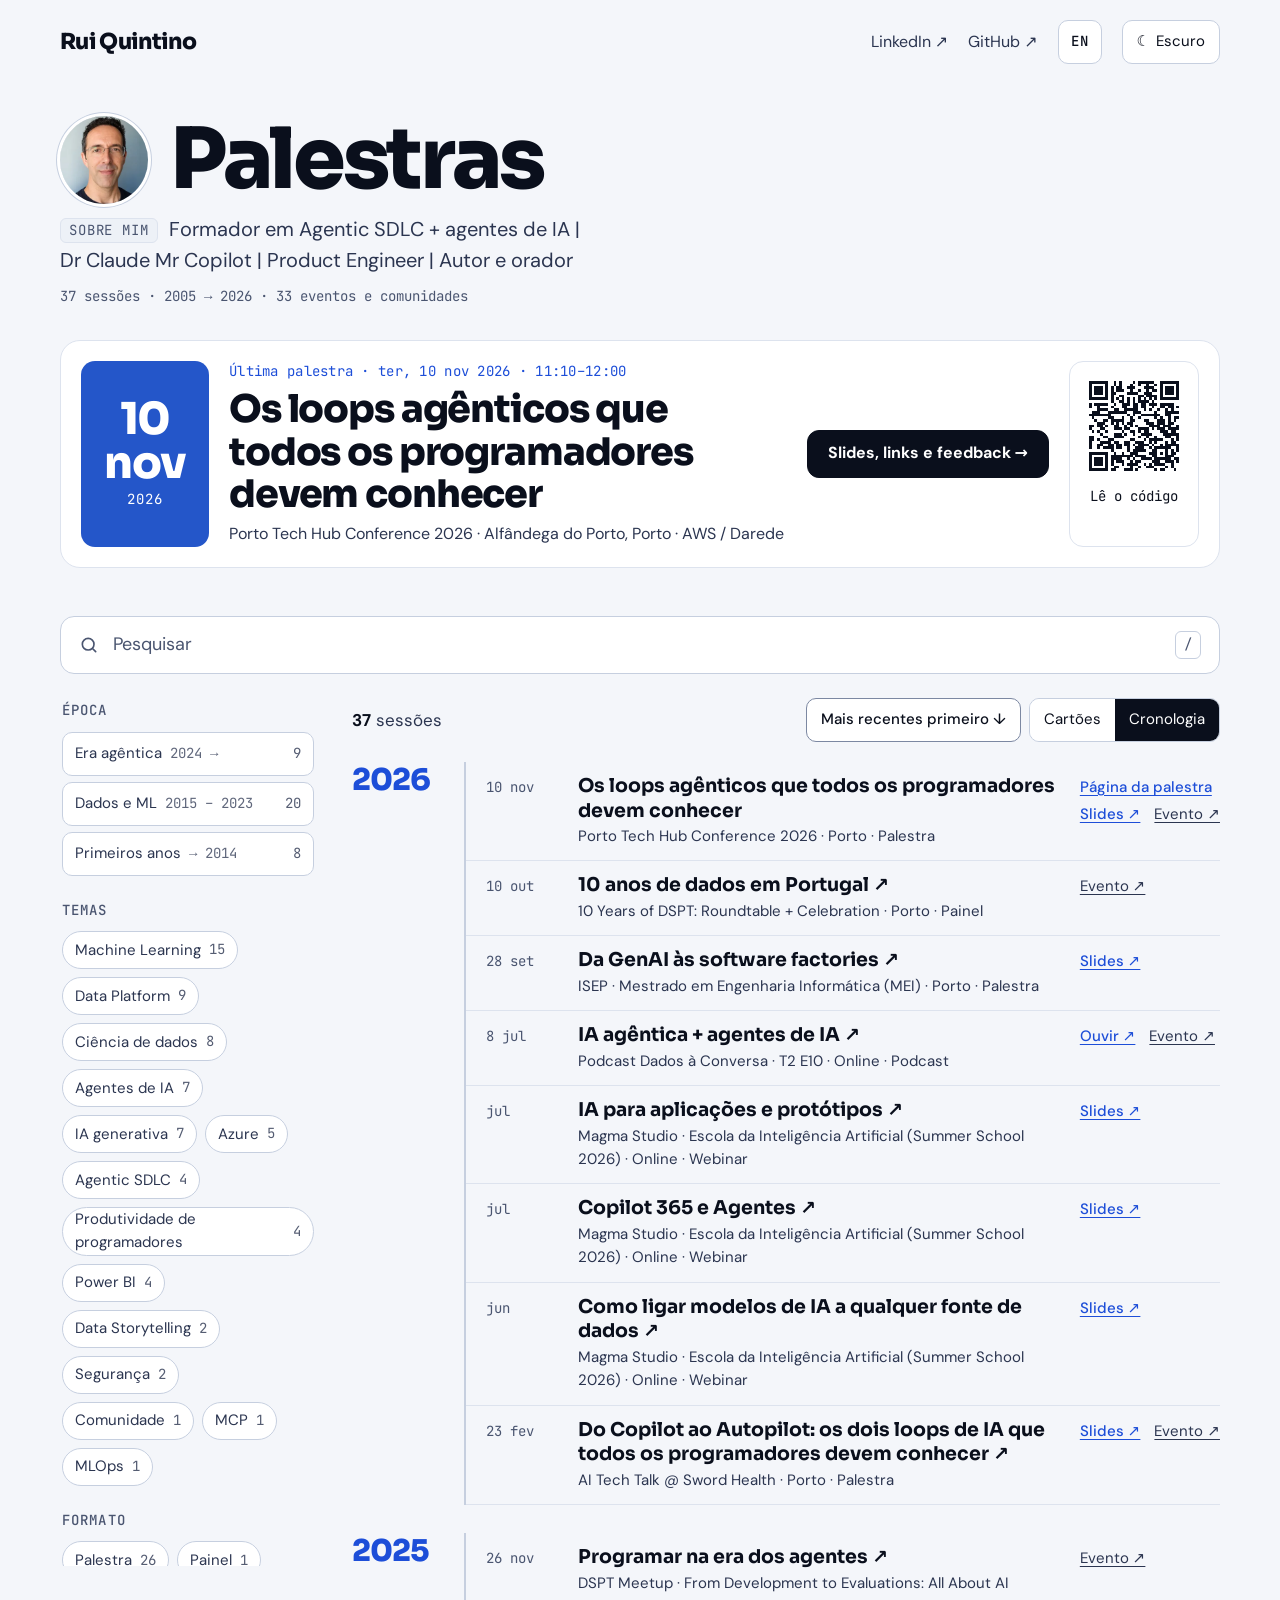
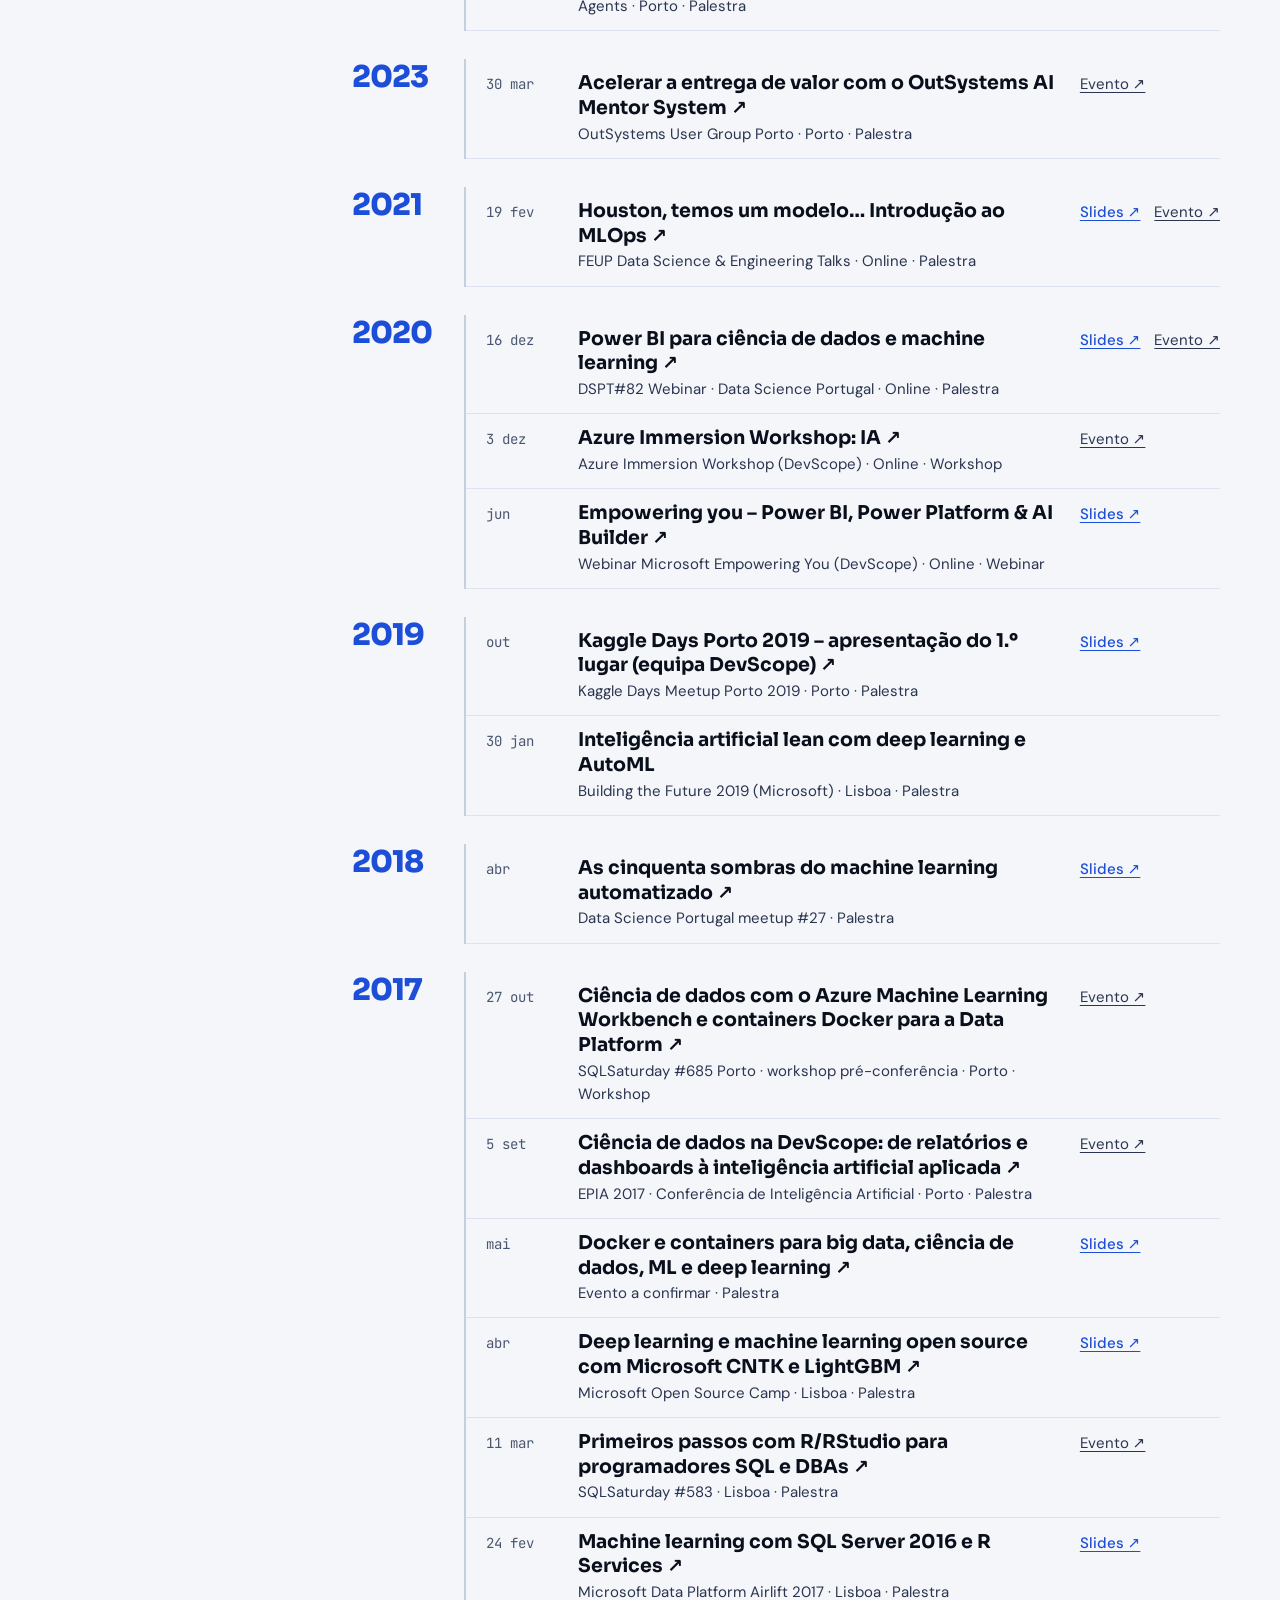
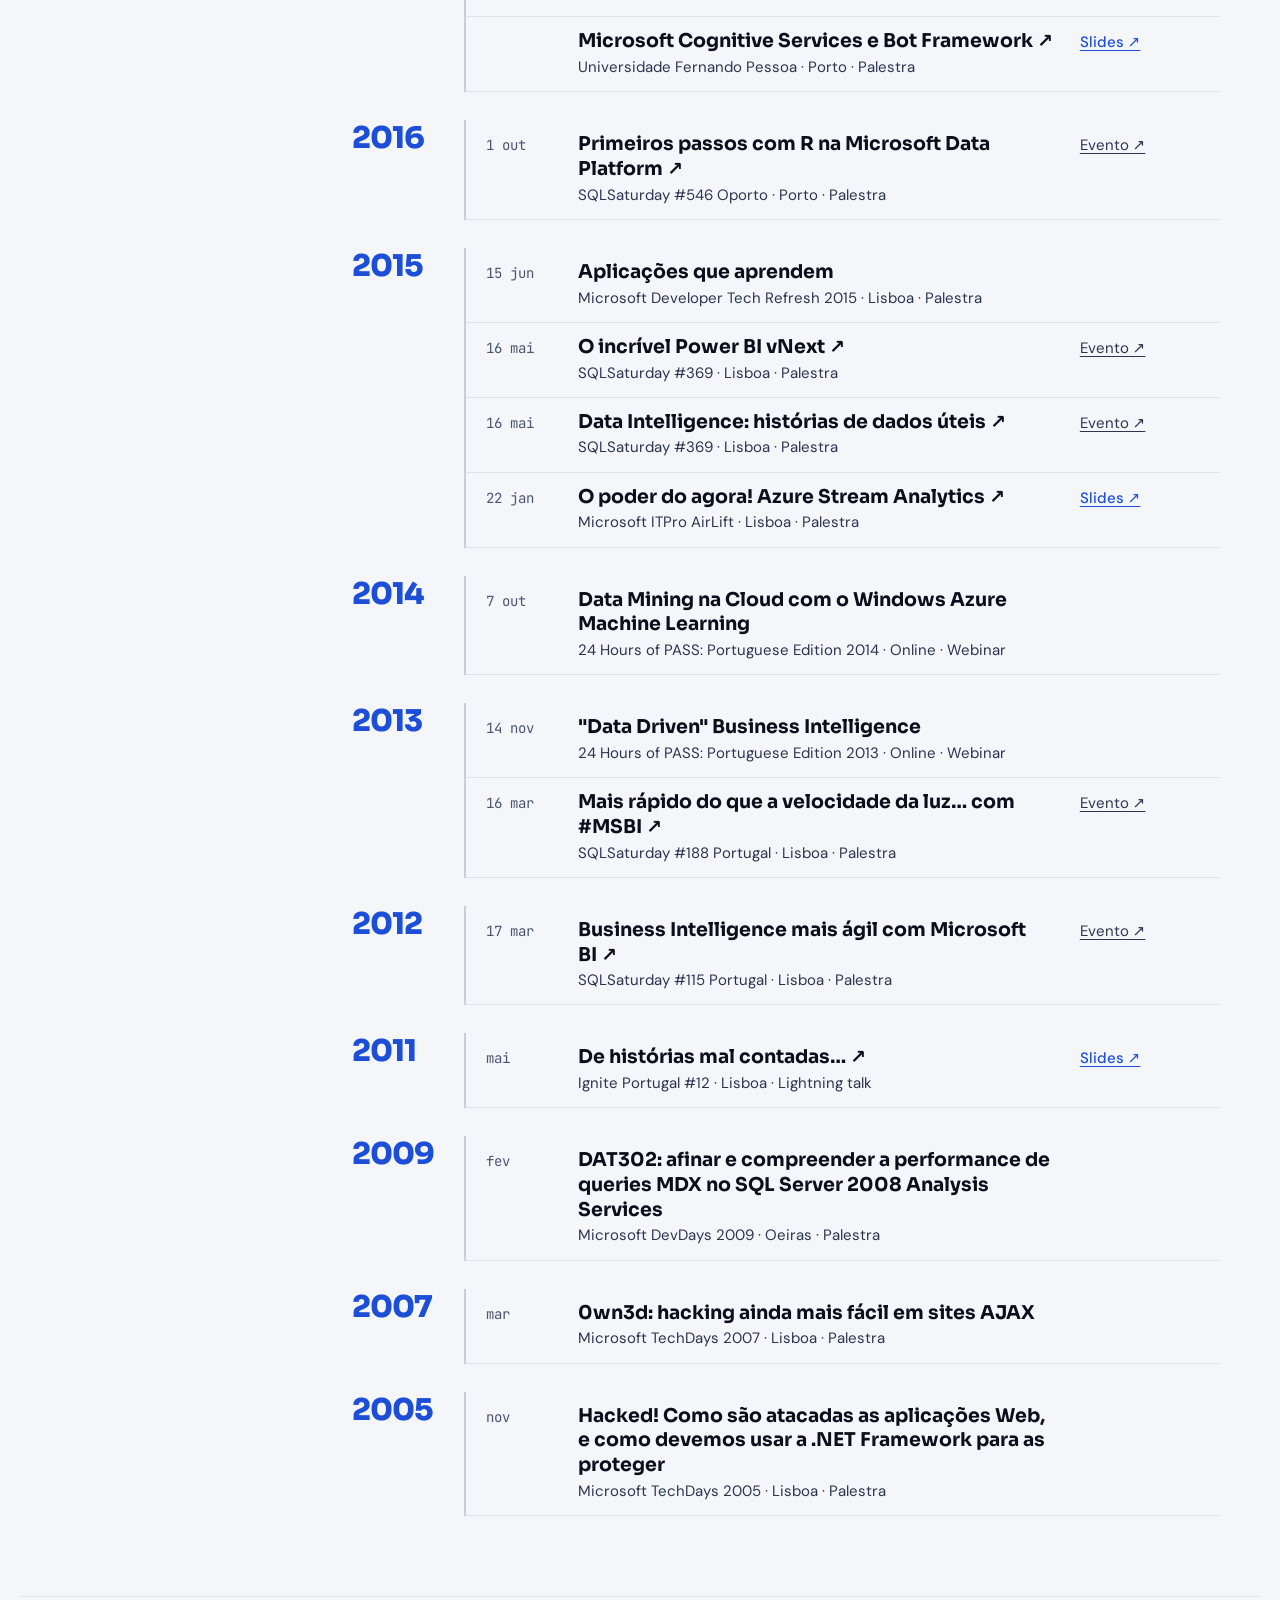
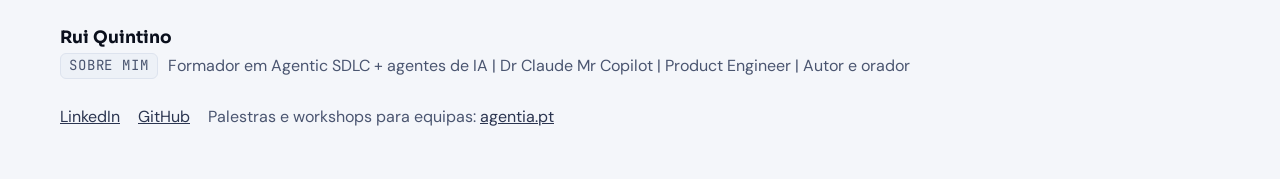
<file: pt/index.html>
<!doctype html>
<html lang="pt-PT">
<head>
<meta charset="utf-8">
<meta name="viewport" content="width=device-width, initial-scale=1, viewport-fit=cover">
<meta http-equiv="Content-Security-Policy" content="default-src 'self'; script-src 'self'; style-src 'self'; img-src 'self' data:; font-src 'self'; connect-src 'self'; frame-src 'none'; object-src 'none'; base-uri 'none'; form-action 'none'">
<meta name="referrer" content="strict-origin-when-cross-origin">
<meta name="robots" content="noindex">
<title>Palestras · Rui Quintino</title>
<meta name="description" content="Palestras de Rui Quintino sobre agentes de IA e desenvolvimento de software agêntico, com slides e links.">
<link rel="canonical" href="https://rquintino.github.io/talks/pt/">
<link rel="alternate" hreflang="en" href="https://rquintino.github.io/talks/">
<link rel="alternate" hreflang="pt-PT" href="https://rquintino.github.io/talks/pt/">
<link rel="alternate" hreflang="x-default" href="https://rquintino.github.io/talks/">
<meta property="og:locale" content="pt_PT">
<meta property="og:type" content="website">
<meta property="og:title" content="Palestras · Rui Quintino">
<meta property="og:description" content="Palestras de Rui Quintino sobre agentes de IA e desenvolvimento de software agêntico, com slides e links.">
<meta property="og:url" content="https://rquintino.github.io/talks/pt/">
<meta property="og:image" content="https://rquintino.github.io/talks/og/pt/home.png">
<meta property="og:image:width" content="1200">
<meta property="og:image:height" content="630">
<meta name="twitter:card" content="summary_large_image">
<meta name="twitter:image" content="https://rquintino.github.io/talks/og/pt/home.png">
<meta name="color-scheme" content="light dark">
<link rel="icon" href="../assets/icon.svg" type="image/svg+xml">
<link rel="preload" href="../assets/fonts/sora.woff2" as="font" type="font/woff2" crossorigin>
<link rel="preload" href="../assets/fonts/dm-sans.woff2" as="font" type="font/woff2" crossorigin>
<link rel="stylesheet" href="../assets/site.css?v=c972f9030e">
<script src="../assets/theme.js?v=9be3e08572"></script>
<script src="../assets/site.js?v=a1ed1f8ecf" defer></script>
</head>
<body>
<a class="skip" href="#main">Saltar para o conteúdo</a>
<header class="top wrap">
  <a class="brand" href="./"><span class="brand-name">Rui Quintino</span><span class="brand-path">/talks</span></a>
  <nav class="top-nav" aria-label="Perfis">
    <a class="" href="https://www.linkedin.com/in/rquintino/" rel="noopener noreferrer">LinkedIn ↗</a>
    <a class="" href="https://github.com/rquintino" rel="noopener noreferrer">GitHub ↗</a>
    <a class="lang-switch" href="../" hreflang="en" lang="en" aria-label="EN, read in English">EN</a>
    <button class="theme-btn" type="button" data-theme-toggle hidden aria-label="Mudar o tema de cores"><span class="theme-ico" data-theme-icon aria-hidden="true"></span><span class="theme-txt" data-theme-label>Tema</span></button>
  </nav>
</header>
<main id="main">
<section class="intro wrap">
  <div class="intro-head"><img class="avatar" src="../assets/rui.webp?v=7322fbe3c5" width="72" height="72" alt="Rui Quintino"><h1 class="intro-title">Palestras</h1></div>
  <p class="intro-tagline"><span class="about-label">Sobre mim</span> Formador em Agentic SDLC + agentes de IA | Dr Claude Mr Copilot | Product Engineer | Autor e orador</p>
  <p class="intro-stats mono">37 sessões · 2005 → 2026 · 33 eventos e comunidades</p>
</section>
<div class="wrap next-wrap"><section class="next" aria-labelledby="next-title" data-next data-id="pth26" data-start="2026-11-10T11:10:00+00:00" data-end="2026-11-10T12:00:00+00:00">
  <div class="next-count tone-agentic" aria-hidden="true"><span class="next-num" data-countdown-num>10 nov</span><span class="next-unit mono" data-countdown-unit>2026</span></div>
  <div class="next-main">
    <p class="eyebrow mono"><span class="pulse" aria-hidden="true" hidden>●</span> <span data-next-label>Próxima palestra</span> · <span class="nw d-long">ter, 10 nov 2026</span><span class="nw d-short">10 nov</span> · <span class="nw">11:10–12:00</span></p>
    <h2 id="next-title" class="next-title"><a href="./pth26/">Os loops agênticos que todos os programadores devem conhecer</a></h2>
    <p class="next-sub">Porto Tech Hub Conference 2026 · Alfândega do Porto, Porto · AWS / Darede</p>
  </div>
  <div class="next-actions">
    <a class="btn btn-primary" href="./pth26/" data-live-text="Slides, links e feedback →">Página da palestra →</a>
    <a class="btn" href="./pth26/talk.ics" data-ics>Adicionar ao calendário</a>
  </div>
  <a class="next-qr" href="./pth26/#stage" title="Abrir o código QR em ecrã inteiro"><svg class="qr-svg" viewBox="0 0 41 41" shape-rendering="crispEdges" role="img" aria-label="Código QR para Os loops agênticos que todos os programadores devem conhecer"><rect width="41" height="41" fill="#fff"/><path d="M4 4h1v1h-1zM5 4h1v1h-1zM6 4h1v1h-1zM7 4h1v1h-1zM8 4h1v1h-1zM9 4h1v1h-1zM10 4h1v1h-1zM13 4h1v1h-1zM15 4h1v1h-1zM20 4h1v1h-1zM22 4h1v1h-1zM23 4h1v1h-1zM24 4h1v1h-1zM25 4h1v1h-1zM26 4h1v1h-1zM27 4h1v1h-1zM30 4h1v1h-1zM31 4h1v1h-1zM32 4h1v1h-1zM33 4h1v1h-1zM34 4h1v1h-1zM35 4h1v1h-1zM36 4h1v1h-1zM4 5h1v1h-1zM10 5h1v1h-1zM13 5h1v1h-1zM15 5h1v1h-1zM19 5h1v1h-1zM22 5h1v1h-1zM25 5h1v1h-1zM28 5h1v1h-1zM30 5h1v1h-1zM36 5h1v1h-1zM4 6h1v1h-1zM6 6h1v1h-1zM7 6h1v1h-1zM8 6h1v1h-1zM10 6h1v1h-1zM12 6h1v1h-1zM14 6h1v1h-1zM15 6h1v1h-1zM18 6h1v1h-1zM19 6h1v1h-1zM20 6h1v1h-1zM24 6h1v1h-1zM25 6h1v1h-1zM26 6h1v1h-1zM27 6h1v1h-1zM30 6h1v1h-1zM32 6h1v1h-1zM33 6h1v1h-1zM34 6h1v1h-1zM36 6h1v1h-1zM4 7h1v1h-1zM6 7h1v1h-1zM7 7h1v1h-1zM8 7h1v1h-1zM10 7h1v1h-1zM12 7h1v1h-1zM14 7h1v1h-1zM15 7h1v1h-1zM16 7h1v1h-1zM19 7h1v1h-1zM22 7h1v1h-1zM25 7h1v1h-1zM27 7h1v1h-1zM28 7h1v1h-1zM30 7h1v1h-1zM32 7h1v1h-1zM33 7h1v1h-1zM34 7h1v1h-1zM36 7h1v1h-1zM4 8h1v1h-1zM6 8h1v1h-1zM7 8h1v1h-1zM8 8h1v1h-1zM10 8h1v1h-1zM12 8h1v1h-1zM13 8h1v1h-1zM18 8h1v1h-1zM19 8h1v1h-1zM20 8h1v1h-1zM21 8h1v1h-1zM24 8h1v1h-1zM25 8h1v1h-1zM26 8h1v1h-1zM30 8h1v1h-1zM32 8h1v1h-1zM33 8h1v1h-1zM34 8h1v1h-1zM36 8h1v1h-1zM4 9h1v1h-1zM10 9h1v1h-1zM12 9h1v1h-1zM15 9h1v1h-1zM16 9h1v1h-1zM22 9h1v1h-1zM23 9h1v1h-1zM25 9h1v1h-1zM26 9h1v1h-1zM27 9h1v1h-1zM28 9h1v1h-1zM30 9h1v1h-1zM36 9h1v1h-1zM4 10h1v1h-1zM5 10h1v1h-1zM6 10h1v1h-1zM7 10h1v1h-1zM8 10h1v1h-1zM9 10h1v1h-1zM10 10h1v1h-1zM12 10h1v1h-1zM14 10h1v1h-1zM16 10h1v1h-1zM18 10h1v1h-1zM20 10h1v1h-1zM22 10h1v1h-1zM24 10h1v1h-1zM26 10h1v1h-1zM28 10h1v1h-1zM30 10h1v1h-1zM31 10h1v1h-1zM32 10h1v1h-1zM33 10h1v1h-1zM34 10h1v1h-1zM35 10h1v1h-1zM36 10h1v1h-1zM12 11h1v1h-1zM15 11h1v1h-1zM16 11h1v1h-1zM18 11h1v1h-1zM20 11h1v1h-1zM22 11h1v1h-1zM23 11h1v1h-1zM24 11h1v1h-1zM25 11h1v1h-1zM27 11h1v1h-1zM4 12h1v1h-1zM6 12h1v1h-1zM7 12h1v1h-1zM8 12h1v1h-1zM9 12h1v1h-1zM10 12h1v1h-1zM13 12h1v1h-1zM16 12h1v1h-1zM17 12h1v1h-1zM18 12h1v1h-1zM20 12h1v1h-1zM21 12h1v1h-1zM23 12h1v1h-1zM24 12h1v1h-1zM26 12h1v1h-1zM27 12h1v1h-1zM28 12h1v1h-1zM30 12h1v1h-1zM31 12h1v1h-1zM32 12h1v1h-1zM33 12h1v1h-1zM34 12h1v1h-1zM4 13h1v1h-1zM7 13h1v1h-1zM12 13h1v1h-1zM16 13h1v1h-1zM17 13h1v1h-1zM20 13h1v1h-1zM21 13h1v1h-1zM23 13h1v1h-1zM24 13h1v1h-1zM27 13h1v1h-1zM30 13h1v1h-1zM31 13h1v1h-1zM33 13h1v1h-1zM34 13h1v1h-1zM36 13h1v1h-1zM7 14h1v1h-1zM8 14h1v1h-1zM9 14h1v1h-1zM10 14h1v1h-1zM13 14h1v1h-1zM14 14h1v1h-1zM17 14h1v1h-1zM18 14h1v1h-1zM19 14h1v1h-1zM20 14h1v1h-1zM21 14h1v1h-1zM24 14h1v1h-1zM26 14h1v1h-1zM29 14h1v1h-1zM32 14h1v1h-1zM34 14h1v1h-1zM5 15h1v1h-1zM6 15h1v1h-1zM7 15h1v1h-1zM11 15h1v1h-1zM12 15h1v1h-1zM13 15h1v1h-1zM14 15h1v1h-1zM15 15h1v1h-1zM16 15h1v1h-1zM17 15h1v1h-1zM20 15h1v1h-1zM21 15h1v1h-1zM22 15h1v1h-1zM28 15h1v1h-1zM32 15h1v1h-1zM33 15h1v1h-1zM34 15h1v1h-1zM35 15h1v1h-1zM36 15h1v1h-1zM4 16h1v1h-1zM5 16h1v1h-1zM6 16h1v1h-1zM7 16h1v1h-1zM8 16h1v1h-1zM9 16h1v1h-1zM10 16h1v1h-1zM11 16h1v1h-1zM18 16h1v1h-1zM20 16h1v1h-1zM23 16h1v1h-1zM24 16h1v1h-1zM25 16h1v1h-1zM26 16h1v1h-1zM27 16h1v1h-1zM28 16h1v1h-1zM29 16h1v1h-1zM32 16h1v1h-1zM33 16h1v1h-1zM5 17h1v1h-1zM11 17h1v1h-1zM12 17h1v1h-1zM16 17h1v1h-1zM19 17h1v1h-1zM22 17h1v1h-1zM28 17h1v1h-1zM30 17h1v1h-1zM33 17h1v1h-1zM35 17h1v1h-1zM36 17h1v1h-1zM6 18h1v1h-1zM9 18h1v1h-1zM10 18h1v1h-1zM12 18h1v1h-1zM13 18h1v1h-1zM14 18h1v1h-1zM15 18h1v1h-1zM16 18h1v1h-1zM19 18h1v1h-1zM20 18h1v1h-1zM24 18h1v1h-1zM25 18h1v1h-1zM29 18h1v1h-1zM30 18h1v1h-1zM31 18h1v1h-1zM33 18h1v1h-1zM35 18h1v1h-1zM7 19h1v1h-1zM8 19h1v1h-1zM9 19h1v1h-1zM12 19h1v1h-1zM14 19h1v1h-1zM16 19h1v1h-1zM18 19h1v1h-1zM19 19h1v1h-1zM25 19h1v1h-1zM26 19h1v1h-1zM27 19h1v1h-1zM29 19h1v1h-1zM30 19h1v1h-1zM31 19h1v1h-1zM33 19h1v1h-1zM34 19h1v1h-1zM4 20h1v1h-1zM5 20h1v1h-1zM7 20h1v1h-1zM8 20h1v1h-1zM10 20h1v1h-1zM13 20h1v1h-1zM14 20h1v1h-1zM17 20h1v1h-1zM19 20h1v1h-1zM21 20h1v1h-1zM26 20h1v1h-1zM27 20h1v1h-1zM28 20h1v1h-1zM29 20h1v1h-1zM31 20h1v1h-1zM32 20h1v1h-1zM33 20h1v1h-1zM36 20h1v1h-1zM4 21h1v1h-1zM8 21h1v1h-1zM9 21h1v1h-1zM13 21h1v1h-1zM14 21h1v1h-1zM15 21h1v1h-1zM17 21h1v1h-1zM18 21h1v1h-1zM22 21h1v1h-1zM23 21h1v1h-1zM24 21h1v1h-1zM25 21h1v1h-1zM27 21h1v1h-1zM29 21h1v1h-1zM30 21h1v1h-1zM31 21h1v1h-1zM33 21h1v1h-1zM34 21h1v1h-1zM35 21h1v1h-1zM36 21h1v1h-1zM5 22h1v1h-1zM7 22h1v1h-1zM10 22h1v1h-1zM16 22h1v1h-1zM19 22h1v1h-1zM20 22h1v1h-1zM22 22h1v1h-1zM24 22h1v1h-1zM25 22h1v1h-1zM30 22h1v1h-1zM31 22h1v1h-1zM32 22h1v1h-1zM34 22h1v1h-1zM35 22h1v1h-1zM8 23h1v1h-1zM13 23h1v1h-1zM14 23h1v1h-1zM15 23h1v1h-1zM17 23h1v1h-1zM20 23h1v1h-1zM23 23h1v1h-1zM24 23h1v1h-1zM25 23h1v1h-1zM26 23h1v1h-1zM31 23h1v1h-1zM32 23h1v1h-1zM33 23h1v1h-1zM34 23h1v1h-1zM35 23h1v1h-1zM36 23h1v1h-1zM4 24h1v1h-1zM5 24h1v1h-1zM9 24h1v1h-1zM10 24h1v1h-1zM13 24h1v1h-1zM14 24h1v1h-1zM15 24h1v1h-1zM16 24h1v1h-1zM22 24h1v1h-1zM25 24h1v1h-1zM28 24h1v1h-1zM32 24h1v1h-1zM33 24h1v1h-1zM36 24h1v1h-1zM4 25h1v1h-1zM5 25h1v1h-1zM7 25h1v1h-1zM11 25h1v1h-1zM12 25h1v1h-1zM19 25h1v1h-1zM20 25h1v1h-1zM24 25h1v1h-1zM26 25h1v1h-1zM27 25h1v1h-1zM28 25h1v1h-1zM29 25h1v1h-1zM30 25h1v1h-1zM34 25h1v1h-1zM36 25h1v1h-1zM4 26h1v1h-1zM8 26h1v1h-1zM9 26h1v1h-1zM10 26h1v1h-1zM11 26h1v1h-1zM13 26h1v1h-1zM14 26h1v1h-1zM17 26h1v1h-1zM18 26h1v1h-1zM21 26h1v1h-1zM22 26h1v1h-1zM23 26h1v1h-1zM26 26h1v1h-1zM28 26h1v1h-1zM32 26h1v1h-1zM34 26h1v1h-1zM35 26h1v1h-1zM4 27h1v1h-1zM7 27h1v1h-1zM8 27h1v1h-1zM11 27h1v1h-1zM12 27h1v1h-1zM14 27h1v1h-1zM15 27h1v1h-1zM17 27h1v1h-1zM18 27h1v1h-1zM20 27h1v1h-1zM22 27h1v1h-1zM23 27h1v1h-1zM24 27h1v1h-1zM25 27h1v1h-1zM27 27h1v1h-1zM30 27h1v1h-1zM32 27h1v1h-1zM33 27h1v1h-1zM34 27h1v1h-1zM35 27h1v1h-1zM36 27h1v1h-1zM4 28h1v1h-1zM7 28h1v1h-1zM9 28h1v1h-1zM10 28h1v1h-1zM11 28h1v1h-1zM12 28h1v1h-1zM14 28h1v1h-1zM15 28h1v1h-1zM18 28h1v1h-1zM21 28h1v1h-1zM22 28h1v1h-1zM23 28h1v1h-1zM26 28h1v1h-1zM28 28h1v1h-1zM29 28h1v1h-1zM30 28h1v1h-1zM31 28h1v1h-1zM32 28h1v1h-1zM33 28h1v1h-1zM36 28h1v1h-1zM12 29h1v1h-1zM18 29h1v1h-1zM20 29h1v1h-1zM21 29h1v1h-1zM22 29h1v1h-1zM23 29h1v1h-1zM24 29h1v1h-1zM27 29h1v1h-1zM28 29h1v1h-1zM32 29h1v1h-1zM34 29h1v1h-1zM36 29h1v1h-1zM4 30h1v1h-1zM5 30h1v1h-1zM6 30h1v1h-1zM7 30h1v1h-1zM8 30h1v1h-1zM9 30h1v1h-1zM10 30h1v1h-1zM13 30h1v1h-1zM16 30h1v1h-1zM19 30h1v1h-1zM20 30h1v1h-1zM21 30h1v1h-1zM26 30h1v1h-1zM27 30h1v1h-1zM28 30h1v1h-1zM30 30h1v1h-1zM32 30h1v1h-1zM34 30h1v1h-1zM35 30h1v1h-1zM4 31h1v1h-1zM10 31h1v1h-1zM12 31h1v1h-1zM13 31h1v1h-1zM14 31h1v1h-1zM15 31h1v1h-1zM16 31h1v1h-1zM17 31h1v1h-1zM18 31h1v1h-1zM19 31h1v1h-1zM21 31h1v1h-1zM22 31h1v1h-1zM23 31h1v1h-1zM24 31h1v1h-1zM27 31h1v1h-1zM28 31h1v1h-1zM32 31h1v1h-1zM33 31h1v1h-1zM34 31h1v1h-1zM4 32h1v1h-1zM6 32h1v1h-1zM7 32h1v1h-1zM8 32h1v1h-1zM10 32h1v1h-1zM12 32h1v1h-1zM13 32h1v1h-1zM14 32h1v1h-1zM15 32h1v1h-1zM18 32h1v1h-1zM20 32h1v1h-1zM23 32h1v1h-1zM24 32h1v1h-1zM25 32h1v1h-1zM26 32h1v1h-1zM28 32h1v1h-1zM29 32h1v1h-1zM30 32h1v1h-1zM31 32h1v1h-1zM32 32h1v1h-1zM33 32h1v1h-1zM35 32h1v1h-1zM36 32h1v1h-1zM4 33h1v1h-1zM6 33h1v1h-1zM7 33h1v1h-1zM8 33h1v1h-1zM10 33h1v1h-1zM12 33h1v1h-1zM14 33h1v1h-1zM15 33h1v1h-1zM16 33h1v1h-1zM19 33h1v1h-1zM21 33h1v1h-1zM22 33h1v1h-1zM27 33h1v1h-1zM28 33h1v1h-1zM29 33h1v1h-1zM32 33h1v1h-1zM33 33h1v1h-1zM34 33h1v1h-1zM36 33h1v1h-1zM4 34h1v1h-1zM6 34h1v1h-1zM7 34h1v1h-1zM8 34h1v1h-1zM10 34h1v1h-1zM12 34h1v1h-1zM16 34h1v1h-1zM18 34h1v1h-1zM19 34h1v1h-1zM20 34h1v1h-1zM21 34h1v1h-1zM24 34h1v1h-1zM26 34h1v1h-1zM28 34h1v1h-1zM29 34h1v1h-1zM30 34h1v1h-1zM31 34h1v1h-1zM34 34h1v1h-1zM4 35h1v1h-1zM10 35h1v1h-1zM13 35h1v1h-1zM14 35h1v1h-1zM19 35h1v1h-1zM22 35h1v1h-1zM25 35h1v1h-1zM26 35h1v1h-1zM27 35h1v1h-1zM32 35h1v1h-1zM34 35h1v1h-1zM4 36h1v1h-1zM5 36h1v1h-1zM6 36h1v1h-1zM7 36h1v1h-1zM8 36h1v1h-1zM9 36h1v1h-1zM10 36h1v1h-1zM12 36h1v1h-1zM13 36h1v1h-1zM17 36h1v1h-1zM18 36h1v1h-1zM19 36h1v1h-1zM21 36h1v1h-1zM28 36h1v1h-1zM30 36h1v1h-1zM31 36h1v1h-1zM35 36h1v1h-1z" fill="#0A0F1C"/></svg><span class="mono">Lê o código</span></a>
</section></div>
<section class="explore wrap" aria-label="Todas as palestras">
  <div class="search" data-js-only hidden>
    <label class="search-box" for="q">
      <svg width="20" height="20" viewBox="0 0 24 24" fill="none" stroke="currentColor" stroke-width="2" stroke-linecap="round" aria-hidden="true"><circle cx="11" cy="11" r="7"/><path d="M20 20l-3.5-3.5"/></svg>
      <span class="sr-only">Pesquisar palestras</span>
      <input id="q" type="search" placeholder="Pesquisar" autocomplete="off" spellcheck="false">
      <kbd class="mono" aria-hidden="true">/</kbd>
    </label>
    <button type="button" class="btn filters-btn" data-filters-toggle aria-expanded="false" aria-controls="filters">Filtros <span class="q-count mono" data-filters-n hidden></span></button>
  </div>
  <div class="layout">
    <aside class="filters" id="filters" data-js-only hidden aria-label="Filtros">
      <div class="fgroup"><h2 class="fhead mono">Época</h2><div class="fstack">
        <button type="button" class="chip" data-group="era" data-value="agentic" aria-pressed="false"><span class="chip-label">Era agêntica <span class="chip-span">2024 →</span></span><span class="chip-count mono" data-count>9</span></button>
        <button type="button" class="chip" data-group="era" data-value="data" aria-pressed="false"><span class="chip-label">Dados e ML <span class="chip-span">2015 – 2023</span></span><span class="chip-count mono" data-count>20</span></button>
        <button type="button" class="chip" data-group="era" data-value="early" aria-pressed="false"><span class="chip-label">Primeiros anos <span class="chip-span">→ 2014</span></span><span class="chip-count mono" data-count>8</span></button>
      </div></div>
      <div class="fgroup"><h2 class="fhead mono">Temas</h2><div class="fwrap">
        <button type="button" class="chip" data-group="tag" data-value="Machine Learning" aria-pressed="false"><span class="chip-label">Machine Learning</span><span class="chip-count mono" data-count>15</span></button>
        <button type="button" class="chip" data-group="tag" data-value="Data Platform" aria-pressed="false"><span class="chip-label">Data Platform</span><span class="chip-count mono" data-count>9</span></button>
        <button type="button" class="chip" data-group="tag" data-value="Data Science" aria-pressed="false"><span class="chip-label">Ciência de dados</span><span class="chip-count mono" data-count>8</span></button>
        <button type="button" class="chip" data-group="tag" data-value="AI Agents" aria-pressed="false"><span class="chip-label">Agentes de IA</span><span class="chip-count mono" data-count>7</span></button>
        <button type="button" class="chip" data-group="tag" data-value="GenAI" aria-pressed="false"><span class="chip-label">IA generativa</span><span class="chip-count mono" data-count>7</span></button>
        <button type="button" class="chip" data-group="tag" data-value="Azure" aria-pressed="false"><span class="chip-label">Azure</span><span class="chip-count mono" data-count>5</span></button>
        <button type="button" class="chip" data-group="tag" data-value="Agentic SDLC" aria-pressed="false"><span class="chip-label">Agentic SDLC</span><span class="chip-count mono" data-count>4</span></button>
        <button type="button" class="chip" data-group="tag" data-value="Developer Productivity" aria-pressed="false"><span class="chip-label">Produtividade de programadores</span><span class="chip-count mono" data-count>4</span></button>
        <button type="button" class="chip" data-group="tag" data-value="Power BI" aria-pressed="false"><span class="chip-label">Power BI</span><span class="chip-count mono" data-count>4</span></button>
        <button type="button" class="chip" data-group="tag" data-value="Data Storytelling" aria-pressed="false"><span class="chip-label">Data Storytelling</span><span class="chip-count mono" data-count>2</span></button>
        <button type="button" class="chip" data-group="tag" data-value="Security" aria-pressed="false"><span class="chip-label">Segurança</span><span class="chip-count mono" data-count>2</span></button>
        <button type="button" class="chip" data-group="tag" data-value="Community" aria-pressed="false"><span class="chip-label">Comunidade</span><span class="chip-count mono" data-count>1</span></button>
        <button type="button" class="chip" data-group="tag" data-value="MCP" aria-pressed="false"><span class="chip-label">MCP</span><span class="chip-count mono" data-count>1</span></button>
        <button type="button" class="chip" data-group="tag" data-value="MLOps" aria-pressed="false"><span class="chip-label">MLOps</span><span class="chip-count mono" data-count>1</span></button>
      </div></div>
      <div class="fgroup"><h2 class="fhead mono">Formato</h2><div class="fwrap">
        <button type="button" class="chip" data-group="format" data-value="Talk" aria-pressed="false"><span class="chip-label">Palestra</span><span class="chip-count mono" data-count>26</span></button>
        <button type="button" class="chip" data-group="format" data-value="Panel" aria-pressed="false"><span class="chip-label">Painel</span><span class="chip-count mono" data-count>1</span></button>
        <button type="button" class="chip" data-group="format" data-value="Podcast" aria-pressed="false"><span class="chip-label">Podcast</span><span class="chip-count mono" data-count>1</span></button>
        <button type="button" class="chip" data-group="format" data-value="Webinar" aria-pressed="false"><span class="chip-label">Webinar</span><span class="chip-count mono" data-count>6</span></button>
        <button type="button" class="chip" data-group="format" data-value="Workshop" aria-pressed="false"><span class="chip-label">Workshop</span><span class="chip-count mono" data-count>2</span></button>
        <button type="button" class="chip" data-group="format" data-value="Lightning" aria-pressed="false"><span class="chip-label">Lightning talk</span><span class="chip-count mono" data-count>1</span></button>
      </div></div>
      <div class="fgroup"><h2 class="fhead mono">Materiais</h2><div class="fwrap">
        <button type="button" class="chip" data-group="has" data-value="slides" aria-pressed="false"><span class="chip-label">Slides</span><span class="chip-count mono" data-count>17</span></button>
        <button type="button" class="chip" data-group="has" data-value="audio" aria-pressed="false"><span class="chip-label">Áudio</span><span class="chip-count mono" data-count>1</span></button>
      </div></div>
      <button type="button" class="btn btn-primary filters-done" data-filters-done>Filtros</button>
    </aside>
    <div class="results">
      <div class="toolbar">
        <div class="status"><p class="count" aria-live="polite" tabindex="-1"><strong data-result-count>37</strong> <span data-result-noun>sessões</span></p><div class="active" data-active></div></div>
        <div class="controls" data-js-only hidden>
          <button type="button" class="btn btn-small" data-sort>Mais recentes primeiro</button>
          <div class="seg" role="group" aria-label="Vista">
            <button type="button" class="seg-btn" data-view="grid" aria-pressed="false">Cartões</button>
            <button type="button" class="seg-btn" data-view="list" aria-pressed="true">Cronologia</button>
          </div>
        </div>
      </div>
      <div class="empty" data-empty hidden>
        <p class="empty-title">Nenhuma palestra corresponde a estes filtros</p>
        <p>Remove um filtro ou encurta a pesquisa.</p>
        <button type="button" class="btn btn-primary" data-clear>Ver todas as palestras</button>
      </div>
      <ul class="grid" data-grid hidden>
        <li class="card is-next" data-item data-id="pth26" data-date="2026-11-10" data-era="agentic" data-format="Talk" data-tags="AI Agents|Agentic SDLC|GenAI" data-has="slides" data-text="pth26 the agentic loops every developer should know porto tech hub conference 2026 porto alfandega do porto slides diapositivos aws / darede talk en ai agents agentic sdlc genai loops are a key primitive for autonomous ai agents, and the now widely used &quot;agent mode&quot;. this session dives into the journey from the core reason + act loop to loop engineering — the shift from prompting agents to designing the systems that prompt them. and while the loops run — and the lights go out on fully automated dark software factories — what should we focus on? os loops agenticos que todos os programadores devem conhecer os loops sao uma primitiva fundamental dos agentes de ia autonomos e do agora amplamente usado &quot;agent mode&quot;. esta sessao percorre o caminho desde o loop base reason + act ate ao loop engineering — deixar de escrever prompts para os agentes e passar a desenhar os sistemas que os escrevem. e enquanto os loops correm — e as luzes se apagam em dark software factories totalmente automatizadas — em que nos devemos focar? palestra agentes de ia agentic sdlc ia generativa">
    <a class="cover tone-agentic" href="./pth26/" tabindex="-1" aria-hidden="true"><span class="cover-top"><span>Palestra · Inglês</span><span class="badge">Próxima</span></span><span class="cover-title">Loops agênticos</span></a>
    <div class="card-body">
      <p class="meta mono"><span class="meta-fmt">Palestra · Inglês<span class="badge-txt"> · Próxima</span> · </span>ter, 10 nov 2026 · Porto</p>
      <h3 class="card-title"><a href="./pth26/">Os loops agênticos que todos os programadores devem conhecer</a></h3>
      <p class="card-event">Porto Tech Hub Conference 2026</p>
      
      <div class="tags"><span class="tag" data-tag="AI Agents">Agentes de IA</span><span class="tag" data-tag="Agentic SDLC">Agentic SDLC</span><span class="tag" data-tag="GenAI">IA generativa</span></div>
      <div class="links"><a class="lnk" href="./pth26/">Página da palestra</a><a class="lnk" href="https://learn.agentia.pt/public/talks/the-agentic-loops-every-developer-should-know/" rel="noopener noreferrer">Slides ↗</a><a class="lnk lnk-quiet" href="https://portotechhub.com/conference-2026/" rel="noopener noreferrer">Evento ↗</a></div>
      <details class="peek"><summary>Detalhes</summary>
        <p>Os loops são uma primitiva fundamental dos agentes de IA autónomos e do agora amplamente usado &quot;Agent Mode&quot;.</p><p>Esta sessão percorre o caminho desde o loop base Reason + Act até ao loop engineering — deixar de escrever prompts para os agentes e passar a desenhar os sistemas que os escrevem.</p><p>E enquanto os loops correm — e as luzes se apagam em Dark Software Factories totalmente automatizadas — em que nos devemos focar?</p>
        <dl>
          <dt>Quando</dt><dd>ter, 10 nov 2026 · 11:10–12:00</dd>
          <dt>Onde</dt><dd>Alfândega do Porto, Porto</dd>
          <dt>Track</dt><dd>AWS / Darede</dd>
          <dt>Nível</dt><dd>Iniciante</dd>
        </dl>
      </details>
    </div>
  </li>
        <li class="card" data-item data-id="dspt10" data-date="2026-10-10" data-era="agentic" data-format="Panel" data-tags="Data Science|Community" data-has="" data-text="dspt10 10 years of data in portugal 10 years of dspt: roundtable + celebration porto jam porto panel roundtable for data science portugal's 10th anniversary: the community's founders and early speakers look back at how data science and ai have changed in portugal over the past decade, and where they go next. data science community 10 anos de dados em portugal mesa-redonda do 10.º aniversario da data science portugal: os fundadores e os primeiros oradores da comunidade olham para a forma como a ciencia de dados e a ia mudaram em portugal na ultima decada, e para o que vem a seguir. painel ciencia de dados comunidade">
    <a class="cover tone-agentic" href="https://www.meetup.com/datascienceportugal/" rel="noopener noreferrer" tabindex="-1" aria-hidden="true"><span class="cover-top"><span>Painel</span></span><span class="cover-title">10 anos de dados</span></a>
    <div class="card-body">
      <p class="meta mono"><span class="meta-fmt">Painel · </span>sáb, 10 out 2026 · Porto</p>
      <h3 class="card-title"><a href="https://www.meetup.com/datascienceportugal/" rel="noopener noreferrer">10 anos de dados em Portugal&nbsp;↗</a></h3>
      <p class="card-event">10 Years of DSPT: Roundtable + Celebration</p>
      <p class="card-sum">Mesa-redonda do 10.º aniversário da Data Science Portugal: os fundadores e os primeiros oradores da comunidade olham para a forma como a ciência de dados e a IA mudaram em Portugal na última década, e para o que vem a seguir.</p>
      <div class="tags"><span class="tag" data-tag="Data Science">Ciência de dados</span><span class="tag" data-tag="Community">Comunidade</span></div>
      <div class="links"><a class="lnk lnk-quiet" href="https://www.meetup.com/datascienceportugal/" rel="noopener noreferrer">Evento ↗</a></div>
      
    </div>
  </li>
        <li class="card" data-item data-id="software-factories" data-date="2026-09-28" data-era="agentic" data-format="Talk" data-tags="GenAI|Agentic SDLC|AI Agents" data-has="slides" data-text="software-factories from genai to software factories isep · msc software engineering (mei) porto isep – instituto superior de engenharia do porto slides diapositivos talk en a two-hour session for isep's msc software engineering students. it covers what coding agents can do today, how machine learning led to generative ai and then to agents, how to work with coding agents day to day, where they fail, and what software factories mean for software engineering. genai agentic sdlc ai agents da genai as software factories isep · mestrado em engenharia informatica (mei) uma sessao de duas horas para os alunos do mestrado em engenharia de software do isep. mostra o que os coding agents ja fazem hoje, como o machine learning levou a ia generativa e depois aos agentes, como trabalhar com coding agents no dia a dia, onde falham e o que as software factories significam para a engenharia de software. palestra ia generativa agentic sdlc agentes de ia">
    <a class="cover tone-agentic" href="https://learn.agentia.pt/public/talks/isep-genai-to-software-factories/" rel="noopener noreferrer" tabindex="-1" aria-hidden="true"><span class="cover-top"><span>Palestra · Inglês</span></span><span class="cover-title">Software factories</span></a>
    <div class="card-body">
      <p class="meta mono"><span class="meta-fmt">Palestra · Inglês · </span>seg, 28 set 2026 · Porto</p>
      <h3 class="card-title"><a href="https://learn.agentia.pt/public/talks/isep-genai-to-software-factories/" rel="noopener noreferrer">Da GenAI às software factories&nbsp;↗</a></h3>
      <p class="card-event">ISEP · Mestrado em Engenharia Informática (MEI)</p>
      <p class="card-sum">Uma sessão de duas horas para os alunos do mestrado em engenharia de software do ISEP. Mostra o que os coding agents já fazem hoje, como o machine learning levou à IA generativa e depois aos agentes, como trabalhar com coding agents no dia a dia, onde falham e o que as software factories significam para a engenharia de software.</p>
      <div class="tags"><span class="tag" data-tag="GenAI">IA generativa</span><span class="tag" data-tag="Agentic SDLC">Agentic SDLC</span><span class="tag" data-tag="AI Agents">Agentes de IA</span></div>
      <div class="links"><a class="lnk" href="https://learn.agentia.pt/public/talks/isep-genai-to-software-factories/" rel="noopener noreferrer">Slides ↗</a></div>
      
    </div>
  </li>
        <li class="card" data-item data-id="dados-a-conversa" data-date="2026-07-08" data-era="agentic" data-format="Podcast" data-tags="AI Agents|GenAI" data-has="audio" data-text="dados-a-conversa agentic ai + ai agents dados a conversa podcast · s2 e10 online audio audio podcast podcast pt a conversation in portuguese on generative ai and autonomous agents. as people move to architecture, requirements, validation and strategy, intent, critical thinking and constant relearning count for more. ai agents genai ia agentica + agentes de ia podcast dados a conversa · t2 e10 uma conversa sobre ia generativa e agentes autonomos. a medida que as pessoas passam para a arquitetura, os requisitos, a validacao e a estrategia, a intencao, o pensamento critico e a reaprendizagem constante passam a contar mais. podcast agentes de ia ia generativa">
    <a class="cover tone-agentic" href="https://podcast.digitalinside.pt/e/2%C2%AA-serie-episodio-10-com-rui-quintino-agentic-ai-ai-agents-trainer" rel="noopener noreferrer" tabindex="-1" aria-hidden="true"><span class="cover-top"><span>Podcast</span></span><span class="cover-title">Dados à Conversa</span></a>
    <div class="card-body">
      <p class="meta mono"><span class="meta-fmt">Podcast · </span>qua, 8 jul 2026 · Online</p>
      <h3 class="card-title"><a href="https://podcast.digitalinside.pt/e/2%C2%AA-serie-episodio-10-com-rui-quintino-agentic-ai-ai-agents-trainer" rel="noopener noreferrer">IA agêntica + agentes de IA&nbsp;↗</a></h3>
      <p class="card-event">Podcast Dados à Conversa · T2 E10</p>
      <p class="card-sum">Uma conversa sobre IA generativa e agentes autónomos. À medida que as pessoas passam para a arquitetura, os requisitos, a validação e a estratégia, a intenção, o pensamento crítico e a reaprendizagem constante passam a contar mais.</p>
      <div class="tags"><span class="tag" data-tag="AI Agents">Agentes de IA</span><span class="tag" data-tag="GenAI">IA generativa</span></div>
      <div class="links"><a class="lnk" href="https://podcast.digitalinside.pt/e/2%C2%AA-serie-episodio-10-com-rui-quintino-agentic-ai-ai-agents-trainer" rel="noopener noreferrer">Ouvir ↗</a><a class="lnk lnk-quiet" href="https://digitalinside.pt/2-a-serie-episodio-10-com-rui-quintino-agentic-ai-ai-agents-trainer/" rel="noopener noreferrer">Evento ↗</a></div>
      
    </div>
  </li>
        <li class="card" data-item data-id="magma-ai-apps" data-date="2026-07" data-era="agentic" data-format="Webinar" data-tags="GenAI|Developer Productivity" data-has="slides" data-text="magma-ai-apps ai for apps and prototypes magma studio · school of artificial intelligence (summer school 2026) online slides diapositivos webinar pt building apps and prototypes with ai: vibe coding, the tools and platforms worth trying, and the security side, both for you and for your app's users. genai developer productivity ia para aplicacoes e prototipos magma studio · escola da inteligencia artificial (summer school 2026) criar aplicacoes e prototipos com ia: vibe coding, as ferramentas e plataformas que vale a pena experimentar, e o lado da seguranca, para ti e para os utilizadores da tua aplicacao. webinar ia generativa produtividade de programadores">
    <a class="cover tone-agentic" href="https://learn.agentia.pt/public/talks/magmastudio-ia-para-aplica-es-e-prot-tipos/" rel="noopener noreferrer" tabindex="-1" aria-hidden="true"><span class="cover-top"><span>Webinar</span></span><span class="cover-title">IA para apps e protótipos</span></a>
    <div class="card-body">
      <p class="meta mono"><span class="meta-fmt">Webinar · </span>jul 2026 · Online</p>
      <h3 class="card-title"><a href="https://learn.agentia.pt/public/talks/magmastudio-ia-para-aplica-es-e-prot-tipos/" rel="noopener noreferrer">IA para aplicações e protótipos&nbsp;↗</a></h3>
      <p class="card-event">Magma Studio · Escola da Inteligência Artificial (Summer School 2026)</p>
      <p class="card-sum">Criar aplicações e protótipos com IA: vibe coding, as ferramentas e plataformas que vale a pena experimentar, e o lado da segurança, para ti e para os utilizadores da tua aplicação.</p>
      <div class="tags"><span class="tag" data-tag="GenAI">IA generativa</span><span class="tag" data-tag="Developer Productivity">Produtividade de programadores</span></div>
      <div class="links"><a class="lnk" href="https://learn.agentia.pt/public/talks/magmastudio-ia-para-aplica-es-e-prot-tipos/" rel="noopener noreferrer">Slides ↗</a></div>
      
    </div>
  </li>
        <li class="card" data-item data-id="magma-copilot365" data-date="2026-07" data-era="agentic" data-format="Webinar" data-tags="GenAI|AI Agents" data-has="slides" data-text="magma-copilot365 copilot 365 and agents magma studio · school of artificial intelligence (summer school 2026) online slides diapositivos webinar pt microsoft 365 copilot and agents: ai, agents and specialists explained, copilot 101, practical scenarios for everyday work, and a look at other platforms. genai ai agents copilot 365 e agentes magma studio · escola da inteligencia artificial (summer school 2026) microsoft 365 copilot e agentes: ia, agentes e especialistas explicados, copilot 101, cenarios praticos para o trabalho do dia a dia e um olhar sobre outras plataformas. webinar ia generativa agentes de ia">
    <a class="cover tone-agentic" href="https://learn.agentia.pt/public/talks/magmastudio-copilot-365-e-agentes/" rel="noopener noreferrer" tabindex="-1" aria-hidden="true"><span class="cover-top"><span>Webinar</span></span><span class="cover-title">Copilot 365 e Agentes</span></a>
    <div class="card-body">
      <p class="meta mono"><span class="meta-fmt">Webinar · </span>jul 2026 · Online</p>
      <h3 class="card-title"><a href="https://learn.agentia.pt/public/talks/magmastudio-copilot-365-e-agentes/" rel="noopener noreferrer">Copilot 365 e Agentes&nbsp;↗</a></h3>
      <p class="card-event">Magma Studio · Escola da Inteligência Artificial (Summer School 2026)</p>
      <p class="card-sum">Microsoft 365 Copilot e agentes: IA, agentes e especialistas explicados, Copilot 101, cenários práticos para o trabalho do dia a dia e um olhar sobre outras plataformas.</p>
      <div class="tags"><span class="tag" data-tag="GenAI">IA generativa</span><span class="tag" data-tag="AI Agents">Agentes de IA</span></div>
      <div class="links"><a class="lnk" href="https://learn.agentia.pt/public/talks/magmastudio-copilot-365-e-agentes/" rel="noopener noreferrer">Slides ↗</a></div>
      
    </div>
  </li>
        <li class="card" data-item data-id="magma-ai-data" data-date="2026-06" data-era="agentic" data-format="Webinar" data-tags="AI Agents|GenAI|MCP" data-has="slides" data-text="magma-ai-data how to connect ai models to any data source magma studio · school of artificial intelligence (summer school 2026) online slides diapositivos webinar pt how to connect ai models to your data: rag, tool use, autonomous agents and the plan-act-observe loop, model context protocol use cases, and security practices such as prompt-injection defences and least privilege. ai agents genai mcp como ligar modelos de ia a qualquer fonte de dados magma studio · escola da inteligencia artificial (summer school 2026) como ligar modelos de ia aos teus dados: rag, uso de ferramentas, agentes autonomos e o loop planear-agir-observar, casos de uso do model context protocol e boas praticas de seguranca, como defesas contra prompt injection e o principio do minimo privilegio. webinar agentes de ia ia generativa mcp">
    <a class="cover tone-agentic" href="https://learn.agentia.pt/public/talks/magmastudio-como-ligar-modelos-de-ia-a-qualquer-fo/" rel="noopener noreferrer" tabindex="-1" aria-hidden="true"><span class="cover-top"><span>Webinar</span></span><span class="cover-title">IA + qualquer fonte de dados</span></a>
    <div class="card-body">
      <p class="meta mono"><span class="meta-fmt">Webinar · </span>jun 2026 · Online</p>
      <h3 class="card-title"><a href="https://learn.agentia.pt/public/talks/magmastudio-como-ligar-modelos-de-ia-a-qualquer-fo/" rel="noopener noreferrer">Como ligar modelos de IA a qualquer fonte de dados&nbsp;↗</a></h3>
      <p class="card-event">Magma Studio · Escola da Inteligência Artificial (Summer School 2026)</p>
      <p class="card-sum">Como ligar modelos de IA aos teus dados: RAG, uso de ferramentas, agentes autónomos e o loop planear-agir-observar, casos de uso do Model Context Protocol e boas práticas de segurança, como defesas contra prompt injection e o princípio do mínimo privilégio.</p>
      <div class="tags"><span class="tag" data-tag="AI Agents">Agentes de IA</span><span class="tag" data-tag="GenAI">IA generativa</span><span class="tag" data-tag="MCP">MCP</span></div>
      <div class="links"><a class="lnk" href="https://learn.agentia.pt/public/talks/magmastudio-como-ligar-modelos-de-ia-a-qualquer-fo/" rel="noopener noreferrer">Slides ↗</a></div>
      
    </div>
  </li>
        <li class="card" data-item data-id="copilot-autopilot" data-date="2026-02-23" data-era="agentic" data-format="Talk" data-tags="AI Agents|Agentic SDLC|Developer Productivity" data-has="slides" data-text="copilot-autopilot from copilot to autopilot: the two ai loops every developer should know ai tech talk @ sword health porto sword health office slides diapositivos talk en most ai coding is still single-turn autocomplete. agents work in loops. the session covers two of them, react (the agent loop) and ralph (plan, execute, verify, reset, repeat), with live demos, how agents fail, where humans approve, and a developer playbook built on context and spec-driven engineering. ai agents agentic sdlc developer productivity do copilot ao autopilot: os dois loops de ia que todos os programadores devem conhecer a maior parte da programacao com ia ainda e autocomplete de um so passo. os agentes trabalham em loops. a sessao mostra dois deles, o react (o loop do agente) e o ralph (planear, executar, verificar, recomecar, repetir), com demos ao vivo, as formas como os agentes falham, onde entra a aprovacao humana e um guia pratico assente em context engineering e spec-driven development. palestra agentes de ia agentic sdlc produtividade de programadores">
    <a class="cover tone-agentic" href="https://learn.agentia.pt/public/talks/from-copilot-to-autopilot/" rel="noopener noreferrer" tabindex="-1" aria-hidden="true"><span class="cover-top"><span>Palestra · Inglês</span></span><span class="cover-title">Copilot → Autopilot</span></a>
    <div class="card-body">
      <p class="meta mono"><span class="meta-fmt">Palestra · Inglês · </span>seg, 23 fev 2026 · Porto</p>
      <h3 class="card-title"><a href="https://learn.agentia.pt/public/talks/from-copilot-to-autopilot/" rel="noopener noreferrer">Do Copilot ao Autopilot: os dois loops de IA que todos os programadores devem conhecer&nbsp;↗</a></h3>
      <p class="card-event">AI Tech Talk @ Sword Health</p>
      <p class="card-sum">A maior parte da programação com IA ainda é autocomplete de um só passo. Os agentes trabalham em loops. A sessão mostra dois deles, o ReAct (o loop do agente) e o RALPH (planear, executar, verificar, recomeçar, repetir), com demos ao vivo, as formas como os agentes falham, onde entra a aprovação humana e um guia prático assente em context engineering e spec-driven development.</p>
      <div class="tags"><span class="tag" data-tag="AI Agents">Agentes de IA</span><span class="tag" data-tag="Agentic SDLC">Agentic SDLC</span><span class="tag" data-tag="Developer Productivity">Produtividade de programadores</span></div>
      <div class="links"><a class="lnk" href="https://learn.agentia.pt/public/talks/from-copilot-to-autopilot/" rel="noopener noreferrer">Slides ↗</a><a class="lnk lnk-quiet" href="https://events.swordhealth.tech/" rel="noopener noreferrer">Evento ↗</a></div>
      
    </div>
  </li>
        <li class="card" data-item data-id="coding-age-of-agents" data-date="2025-11-26" data-era="agentic" data-format="Talk" data-tags="AI Agents|Developer Productivity|Agentic SDLC" data-has="" data-text="coding-age-of-agents coding in the age of agents dspt meetup · from development to evaluations: all about ai agents porto devscope office talk how agentic workflows and tools such as claude code and github copilot change day-to-day software development. ai agents developer productivity agentic sdlc programar na era dos agentes como os fluxos de trabalho agenticos e ferramentas como o claude code e o github copilot mudam o desenvolvimento de software no dia a dia. palestra agentes de ia produtividade de programadores agentic sdlc">
    <a class="cover tone-agentic" href="https://devscope.net/events/dspt-meetup-from-development-to-evaluations-all-about-ai-agents" rel="noopener noreferrer" tabindex="-1" aria-hidden="true"><span class="cover-top"><span>Palestra</span></span><span class="cover-title">Programar com agentes</span></a>
    <div class="card-body">
      <p class="meta mono"><span class="meta-fmt">Palestra · </span>qua, 26 nov 2025 · Porto</p>
      <h3 class="card-title"><a href="https://devscope.net/events/dspt-meetup-from-development-to-evaluations-all-about-ai-agents" rel="noopener noreferrer">Programar na era dos agentes&nbsp;↗</a></h3>
      <p class="card-event">DSPT Meetup · From Development to Evaluations: All About AI Agents</p>
      <p class="card-sum">Como os fluxos de trabalho agênticos e ferramentas como o Claude Code e o GitHub Copilot mudam o desenvolvimento de software no dia a dia.</p>
      <div class="tags"><span class="tag" data-tag="AI Agents">Agentes de IA</span><span class="tag" data-tag="Developer Productivity">Produtividade de programadores</span><span class="tag" data-tag="Agentic SDLC">Agentic SDLC</span></div>
      <div class="links"><a class="lnk lnk-quiet" href="https://devscope.net/events/dspt-meetup-from-development-to-evaluations-all-about-ai-agents" rel="noopener noreferrer">Evento ↗</a></div>
      
    </div>
  </li>
        <li class="card" data-item data-id="os-ai-mentor" data-date="2023-03-30" data-era="data" data-format="Talk" data-tags="GenAI|Developer Productivity" data-has="" data-text="os-ai-mentor accelerate value delivery with outsystems ai mentor system outsystems user group porto porto talk using outsystems ai mentor to deliver faster on the outsystems platform. genai developer productivity acelerar a entrega de valor com o outsystems ai mentor system usar o outsystems ai mentor para entregar mais depressa na plataforma outsystems. palestra ia generativa produtividade de programadores">
    <a class="cover tone-data" href="https://usergroups.outsystems.com/events/details/outsystems-inc-porto-presents-accelerate-value-delivery-with-outsystems-ai-mentor-system/" rel="noopener noreferrer" tabindex="-1" aria-hidden="true"><span class="cover-top"><span>Palestra</span></span><span class="cover-title">AI Mentor System</span></a>
    <div class="card-body">
      <p class="meta mono"><span class="meta-fmt">Palestra · </span>qui, 30 mar 2023 · Porto</p>
      <h3 class="card-title"><a href="https://usergroups.outsystems.com/events/details/outsystems-inc-porto-presents-accelerate-value-delivery-with-outsystems-ai-mentor-system/" rel="noopener noreferrer">Acelerar a entrega de valor com o OutSystems AI Mentor System&nbsp;↗</a></h3>
      <p class="card-event">OutSystems User Group Porto</p>
      <p class="card-sum">Usar o OutSystems AI Mentor para entregar mais depressa na plataforma OutSystems.</p>
      <div class="tags"><span class="tag" data-tag="GenAI">IA generativa</span><span class="tag" data-tag="Developer Productivity">Produtividade de programadores</span></div>
      <div class="links"><a class="lnk lnk-quiet" href="https://usergroups.outsystems.com/events/details/outsystems-inc-porto-presents-accelerate-value-delivery-with-outsystems-ai-mentor-system/" rel="noopener noreferrer">Evento ↗</a></div>
      
    </div>
  </li>
        <li class="card" data-item data-id="intro-mlops" data-date="2021-02-19" data-era="data" data-format="Talk" data-tags="MLOps|Machine Learning" data-has="slides" data-text="intro-mlops houston, we have a model… introduction to mlops feup data science &amp; engineering talks online slides diapositivos talk training a model is the start. deploying, monitoring, retraining and scaling machine learning in production is most of the work, and the model code is a small part of it. mlops machine learning houston, temos um modelo… introducao ao mlops treinar um modelo e so o inicio. implementar, monitorizar, retreinar e escalar machine learning em producao e a maior parte do trabalho, e o codigo do modelo e uma pequena parte dele. palestra mlops machine learning">
    <a class="cover tone-data" href="https://www.slideshare.net/rquintino/houston-we-have-a-model-introduction-to-mlops" rel="noopener noreferrer" tabindex="-1" aria-hidden="true"><span class="cover-top"><span>Palestra</span></span><span class="cover-title">Introdução ao MLOps</span></a>
    <div class="card-body">
      <p class="meta mono"><span class="meta-fmt">Palestra · </span>sex, 19 fev 2021 · Online</p>
      <h3 class="card-title"><a href="https://www.slideshare.net/rquintino/houston-we-have-a-model-introduction-to-mlops" rel="noopener noreferrer">Houston, temos um modelo… Introdução ao MLOps&nbsp;↗</a></h3>
      <p class="card-event">FEUP Data Science &amp; Engineering Talks</p>
      <p class="card-sum">Treinar um modelo é só o início. Implementar, monitorizar, retreinar e escalar machine learning em produção é a maior parte do trabalho, e o código do modelo é uma pequena parte dele.</p>
      <div class="tags"><span class="tag" data-tag="MLOps">MLOps</span><span class="tag" data-tag="Machine Learning">Machine Learning</span></div>
      <div class="links"><a class="lnk" href="https://www.slideshare.net/rquintino/houston-we-have-a-model-introduction-to-mlops" rel="noopener noreferrer">Slides ↗</a><a class="lnk lnk-quiet" href="https://dei.fe.up.pt/dsetalks/?p=1454" rel="noopener noreferrer">Evento ↗</a></div>
      
    </div>
  </li>
        <li class="card" data-item data-id="pbi-data-science" data-date="2020-12-16" data-era="data" data-format="Talk" data-tags="Power BI|Data Science|Machine Learning" data-has="slides" data-text="pbi-data-science power bi for data science and machine learning dspt#82 webinar · data science portugal online slides diapositivos talk power bi is a bi favourite, but it has plenty for data scientists too: quick exploratory analysis, built-in anomaly detection, r and python integration, and automl. power bi data science machine learning power bi para ciencia de dados e machine learning o power bi e um favorito do bi, mas tambem tem muito para oferecer a cientistas de dados: analise exploratoria rapida, detecao de anomalias integrada, integracao com r e python, e automl. palestra power bi ciencia de dados machine learning">
    <a class="cover tone-data" href="https://www.slideshare.net/rquintino/power-bi-for-data-science-and-machine-learning-data-science-portugal-meetup" rel="noopener noreferrer" tabindex="-1" aria-hidden="true"><span class="cover-top"><span>Palestra</span></span><span class="cover-title">Power BI para DS e ML</span></a>
    <div class="card-body">
      <p class="meta mono"><span class="meta-fmt">Palestra · </span>qua, 16 dez 2020 · Online</p>
      <h3 class="card-title"><a href="https://www.slideshare.net/rquintino/power-bi-for-data-science-and-machine-learning-data-science-portugal-meetup" rel="noopener noreferrer">Power BI para ciência de dados e machine learning&nbsp;↗</a></h3>
      <p class="card-event">DSPT#82 Webinar · Data Science Portugal</p>
      <p class="card-sum">O Power BI é um favorito do BI, mas também tem muito para oferecer a cientistas de dados: análise exploratória rápida, deteção de anomalias integrada, integração com R e Python, e AutoML.</p>
      <div class="tags"><span class="tag" data-tag="Power BI">Power BI</span><span class="tag" data-tag="Data Science">Ciência de dados</span><span class="tag" data-tag="Machine Learning">Machine Learning</span></div>
      <div class="links"><a class="lnk" href="https://www.slideshare.net/rquintino/power-bi-for-data-science-and-machine-learning-data-science-portugal-meetup" rel="noopener noreferrer">Slides ↗</a><a class="lnk lnk-quiet" href="https://www.meetup.com/datascienceportugal/events/274929534/" rel="noopener noreferrer">Evento ↗</a></div>
      
    </div>
  </li>
        <li class="card" data-item data-id="azure-immersion-ai" data-date="2020-12-03" data-era="data" data-format="Workshop" data-tags="Azure|Machine Learning" data-has="" data-text="azure-immersion-ai azure immersion workshop: ai azure immersion workshop (devscope) online workshop a virtual hands-on workshop on azure ai: azure machine learning with synapse, knowledge mining, cognitive services and bots. azure machine learning azure immersion workshop: ia um workshop pratico e virtual sobre ia no azure: azure machine learning com synapse, knowledge mining, cognitive services e bots. workshop azure machine learning">
    <a class="cover tone-data" href="https://devscope.net/events/azure-immersion-workshop-ai/" rel="noopener noreferrer" tabindex="-1" aria-hidden="true"><span class="cover-top"><span>Workshop</span></span><span class="cover-title">Azure Immersion: IA</span></a>
    <div class="card-body">
      <p class="meta mono"><span class="meta-fmt">Workshop · </span>qui, 3 dez 2020 · Online</p>
      <h3 class="card-title"><a href="https://devscope.net/events/azure-immersion-workshop-ai/" rel="noopener noreferrer">Azure Immersion Workshop: IA&nbsp;↗</a></h3>
      <p class="card-event">Azure Immersion Workshop (DevScope)</p>
      <p class="card-sum">Um workshop prático e virtual sobre IA no Azure: Azure Machine Learning com Synapse, knowledge mining, Cognitive Services e bots.</p>
      <div class="tags"><span class="tag" data-tag="Azure">Azure</span><span class="tag" data-tag="Machine Learning">Machine Learning</span></div>
      <div class="links"><a class="lnk lnk-quiet" href="https://devscope.net/events/azure-immersion-workshop-ai/" rel="noopener noreferrer">Evento ↗</a></div>
      
    </div>
  </li>
        <li class="card" data-item data-id="empowering-you" data-date="2020-06" data-era="data" data-format="Webinar" data-tags="Power BI|Machine Learning" data-has="slides" data-text="empowering-you empowering you – power bi, power platform &amp; ai builder microsoft empowering you webinar (by devscope) online slides diapositivos webinar using power apps, power automate and ai builder together with power bi, with demos that combine them. power bi machine learning webinar microsoft empowering you (devscope) usar o power apps, o power automate e o ai builder em conjunto com o power bi, com demos que os combinam. webinar power bi machine learning">
    <a class="cover tone-data" href="https://www.slideshare.net/rquintino/empowering-you-power-bi-power-platform-ai-builder" rel="noopener noreferrer" tabindex="-1" aria-hidden="true"><span class="cover-top"><span>Webinar</span></span><span class="cover-title">Empowering you</span></a>
    <div class="card-body">
      <p class="meta mono"><span class="meta-fmt">Webinar · </span>jun 2020 · Online</p>
      <h3 class="card-title"><a href="https://www.slideshare.net/rquintino/empowering-you-power-bi-power-platform-ai-builder" rel="noopener noreferrer">Empowering you – Power BI, Power Platform &amp; AI Builder&nbsp;↗</a></h3>
      <p class="card-event">Webinar Microsoft Empowering You (DevScope)</p>
      <p class="card-sum">Usar o Power Apps, o Power Automate e o AI Builder em conjunto com o Power BI, com demos que os combinam.</p>
      <div class="tags"><span class="tag" data-tag="Power BI">Power BI</span><span class="tag" data-tag="Machine Learning">Machine Learning</span></div>
      <div class="links"><a class="lnk" href="https://www.slideshare.net/rquintino/empowering-you-power-bi-power-platform-ai-builder" rel="noopener noreferrer">Slides ↗</a></div>
      
    </div>
  </li>
        <li class="card" data-item data-id="kaggle-days-porto-2019" data-date="2019-10" data-era="data" data-format="Talk" data-tags="Machine Learning|Data Science" data-has="slides" data-text="kaggle-days-porto-2019 kaggle days porto 2019 – 1st place presentation (team devscope) kaggle days meetup porto 2019 porto slides diapositivos talk machine learning data science kaggle days porto 2019 – apresentacao do 1.º lugar (equipa devscope) palestra machine learning ciencia de dados">
    <a class="cover tone-data" href="https://www.slideshare.net/rquintino/kaggle-days-porto-2019-1st-place-presentation-by-team-devscope" rel="noopener noreferrer" tabindex="-1" aria-hidden="true"><span class="cover-top"><span>Palestra</span></span><span class="cover-title">Kaggle Days · 1.º lugar</span></a>
    <div class="card-body">
      <p class="meta mono"><span class="meta-fmt">Palestra · </span>out 2019 · Porto</p>
      <h3 class="card-title"><a href="https://www.slideshare.net/rquintino/kaggle-days-porto-2019-1st-place-presentation-by-team-devscope" rel="noopener noreferrer">Kaggle Days Porto 2019 – apresentação do 1.º lugar (equipa DevScope)&nbsp;↗</a></h3>
      <p class="card-event">Kaggle Days Meetup Porto 2019</p>
      
      <div class="tags"><span class="tag" data-tag="Machine Learning">Machine Learning</span><span class="tag" data-tag="Data Science">Ciência de dados</span></div>
      <div class="links"><a class="lnk" href="https://www.slideshare.net/rquintino/kaggle-days-porto-2019-1st-place-presentation-by-team-devscope" rel="noopener noreferrer">Slides ↗</a></div>
      
    </div>
  </li>
        <li class="card" data-item data-id="btf2019" data-date="2019-01-30" data-era="data" data-format="Talk" data-tags="Machine Learning" data-has="" data-text="btf2019 lean artificial intelligence with deep learning and automl building the future 2019 (microsoft) lisbon lisboa pavilhao carlos lopes talk machine learning inteligencia artificial lean com deep learning e automl palestra machine learning">
    <div class="cover tone-data" aria-hidden="true"><span class="cover-top"><span>Palestra</span></span><span class="cover-title">IA lean</span></div>
    <div class="card-body">
      <p class="meta mono"><span class="meta-fmt">Palestra · </span>qua, 30 jan 2019 · Lisboa</p>
      <h3 class="card-title">Inteligência artificial lean com deep learning e AutoML</h3>
      <p class="card-event">Building the Future 2019 (Microsoft)</p>
      
      <div class="tags"><span class="tag" data-tag="Machine Learning">Machine Learning</span></div>
      <div class="links"></div>
      
    </div>
  </li>
        <li class="card" data-item data-id="dspt27" data-date="2018-04" data-era="data" data-format="Talk" data-tags="Machine Learning" data-has="slides" data-text="dspt27 fifty shades of automated machine learning data science portugal meetup #27 slides diapositivos talk how and when automl tools can help across a typical machine learning lifecycle. machine learning as cinquenta sombras do machine learning automatizado como e quando as ferramentas de automl podem ajudar ao longo de um ciclo de vida tipico de machine learning. palestra machine learning">
    <a class="cover tone-data" href="https://www.slideshare.net/slideshow/datasciencept-27-fifty-shades-of-automated-machine-learning/94210922" rel="noopener noreferrer" tabindex="-1" aria-hidden="true"><span class="cover-top"><span>Palestra</span></span><span class="cover-title">As cinquenta sombras do AutoML</span></a>
    <div class="card-body">
      <p class="meta mono"><span class="meta-fmt">Palestra · </span>abr 2018</p>
      <h3 class="card-title"><a href="https://www.slideshare.net/slideshow/datasciencept-27-fifty-shades-of-automated-machine-learning/94210922" rel="noopener noreferrer">As cinquenta sombras do machine learning automatizado&nbsp;↗</a></h3>
      <p class="card-event">Data Science Portugal meetup #27</p>
      <p class="card-sum">Como e quando as ferramentas de AutoML podem ajudar ao longo de um ciclo de vida típico de machine learning.</p>
      <div class="tags"><span class="tag" data-tag="Machine Learning">Machine Learning</span></div>
      <div class="links"><a class="lnk" href="https://www.slideshare.net/slideshow/datasciencept-27-fifty-shades-of-automated-machine-learning/94210922" rel="noopener noreferrer">Slides ↗</a></div>
      
    </div>
  </li>
        <li class="card" data-item data-id="sqlsat685-workshop" data-date="2017-10-27" data-era="data" data-format="Workshop" data-tags="Machine Learning|Azure" data-has="" data-text="sqlsat685-workshop data science with azure machine learning workbench &amp; docker containers for data platform sqlsaturday #685 porto · pre-conference workshop porto isep workshop machine learning azure ciencia de dados com o azure machine learning workbench e containers docker para a data platform sqlsaturday #685 porto · workshop pre-conferencia workshop machine learning azure">
    <a class="cover tone-data" href="https://sqlsaturday.com/2017-10-28-SQLSat-0685/" rel="noopener noreferrer" tabindex="-1" aria-hidden="true"><span class="cover-top"><span>Workshop</span></span><span class="cover-title">Azure ML Workbench</span></a>
    <div class="card-body">
      <p class="meta mono"><span class="meta-fmt">Workshop · </span>sex, 27 out 2017 · Porto</p>
      <h3 class="card-title"><a href="https://sqlsaturday.com/2017-10-28-SQLSat-0685/" rel="noopener noreferrer">Ciência de dados com o Azure Machine Learning Workbench e containers Docker para a Data Platform&nbsp;↗</a></h3>
      <p class="card-event">SQLSaturday #685 Porto · workshop pré-conferência</p>
      
      <div class="tags"><span class="tag" data-tag="Machine Learning">Machine Learning</span><span class="tag" data-tag="Azure">Azure</span></div>
      <div class="links"><a class="lnk lnk-quiet" href="https://sqlsaturday.com/2017-10-28-SQLSat-0685/" rel="noopener noreferrer">Evento ↗</a></div>
      
    </div>
  </li>
        <li class="card" data-item data-id="epia2017" data-date="2017-09-05" data-era="data" data-format="Talk" data-tags="Machine Learning|Data Science" data-has="" data-text="epia2017 data science at devscope: from reports &amp; dashboards to applied artificial intelligence epia 2017 · conference on artificial intelligence porto talk en how the devscope data science team went from reports and dashboards to applied artificial intelligence. machine learning data science ciencia de dados na devscope: de relatorios e dashboards a inteligencia artificial aplicada epia 2017 · conferencia de inteligencia artificial como a equipa de ciencia de dados da devscope passou dos relatorios e dashboards para a inteligencia artificial aplicada. palestra machine learning ciencia de dados">
    <a class="cover tone-data" href="https://www.up.pt/arquivoweb/web.fe.up.pt/_epia2017/program/index.html" rel="noopener noreferrer" tabindex="-1" aria-hidden="true"><span class="cover-top"><span>Palestra · Inglês</span></span><span class="cover-title">Relatórios → IA aplicada</span></a>
    <div class="card-body">
      <p class="meta mono"><span class="meta-fmt">Palestra · Inglês · </span>ter, 5 set 2017 · Porto</p>
      <h3 class="card-title"><a href="https://www.up.pt/arquivoweb/web.fe.up.pt/_epia2017/program/index.html" rel="noopener noreferrer">Ciência de dados na DevScope: de relatórios e dashboards à inteligência artificial aplicada&nbsp;↗</a></h3>
      <p class="card-event">EPIA 2017 · Conferência de Inteligência Artificial</p>
      <p class="card-sum">Como a equipa de ciência de dados da DevScope passou dos relatórios e dashboards para a inteligência artificial aplicada.</p>
      <div class="tags"><span class="tag" data-tag="Machine Learning">Machine Learning</span><span class="tag" data-tag="Data Science">Ciência de dados</span></div>
      <div class="links"><a class="lnk lnk-quiet" href="https://www.up.pt/arquivoweb/web.fe.up.pt/_epia2017/program/index.html" rel="noopener noreferrer">Evento ↗</a></div>
      
    </div>
  </li>
        <li class="card" data-item data-id="containers-ml" data-date="2017-05" data-era="data" data-format="Talk" data-tags="Machine Learning|Data Science" data-has="slides" data-text="containers-ml docker &amp; containers for big data, data science, ml &amp; deep learning event to be confirmed slides diapositivos talk hands-on docker and containers for big data, data science, machine learning and deep learning, including gpu deep learning and hadoop and spark workbenches. machine learning data science docker e containers para big data, ciencia de dados, ml e deep learning evento a confirmar docker e containers na pratica para big data, ciencia de dados, machine learning e deep learning, incluindo deep learning em gpu e ambientes hadoop e spark. palestra machine learning ciencia de dados">
    <a class="cover tone-data" href="https://www.slideshare.net/slideshow/docker-containers-for-big-data-data-science-machine-learning-deep-learning/76380325" rel="noopener noreferrer" tabindex="-1" aria-hidden="true"><span class="cover-top"><span>Palestra</span></span><span class="cover-title">Containers para ML</span></a>
    <div class="card-body">
      <p class="meta mono"><span class="meta-fmt">Palestra · </span>mai 2017</p>
      <h3 class="card-title"><a href="https://www.slideshare.net/slideshow/docker-containers-for-big-data-data-science-machine-learning-deep-learning/76380325" rel="noopener noreferrer">Docker e containers para big data, ciência de dados, ML e deep learning&nbsp;↗</a></h3>
      <p class="card-event">Evento a confirmar</p>
      <p class="card-sum">Docker e containers na prática para big data, ciência de dados, machine learning e deep learning, incluindo deep learning em GPU e ambientes Hadoop e Spark.</p>
      <div class="tags"><span class="tag" data-tag="Machine Learning">Machine Learning</span><span class="tag" data-tag="Data Science">Ciência de dados</span></div>
      <div class="links"><a class="lnk" href="https://www.slideshare.net/slideshow/docker-containers-for-big-data-data-science-machine-learning-deep-learning/76380325" rel="noopener noreferrer">Slides ↗</a></div>
      
    </div>
  </li>
        <li class="card" data-item data-id="oss-camp" data-date="2017-04" data-era="data" data-format="Talk" data-tags="Machine Learning" data-has="slides" data-text="oss-camp open source deep learning &amp; machine learning with microsoft cntk &amp; lightgbm microsoft open source camp lisbon lisboa microsoft portugal slides diapositivos talk an introduction to the microsoft cognitive toolkit (cntk) and lightgbm: custom image classification and computer vision on cpus and gpus, test-driven on the kaggle data science bowl 2017. machine learning deep learning e machine learning open source com microsoft cntk e lightgbm uma introducao ao microsoft cognitive toolkit (cntk) e ao lightgbm: classificacao de imagens personalizada e visao computacional em cpu e gpu, testadas no kaggle data science bowl 2017. palestra machine learning">
    <a class="cover tone-data" href="https://www.slideshare.net/slideshow/open-source-deep-learning-machine-learning-with-microsoft-cntk-lightgbm/74962301" rel="noopener noreferrer" tabindex="-1" aria-hidden="true"><span class="cover-top"><span>Palestra</span></span><span class="cover-title">Deep Learning</span></a>
    <div class="card-body">
      <p class="meta mono"><span class="meta-fmt">Palestra · </span>abr 2017 · Lisboa</p>
      <h3 class="card-title"><a href="https://www.slideshare.net/slideshow/open-source-deep-learning-machine-learning-with-microsoft-cntk-lightgbm/74962301" rel="noopener noreferrer">Deep learning e machine learning open source com Microsoft CNTK e LightGBM&nbsp;↗</a></h3>
      <p class="card-event">Microsoft Open Source Camp</p>
      <p class="card-sum">Uma introdução ao Microsoft Cognitive Toolkit (CNTK) e ao LightGBM: classificação de imagens personalizada e visão computacional em CPU e GPU, testadas no Kaggle Data Science Bowl 2017.</p>
      <div class="tags"><span class="tag" data-tag="Machine Learning">Machine Learning</span></div>
      <div class="links"><a class="lnk" href="https://www.slideshare.net/slideshow/open-source-deep-learning-machine-learning-with-microsoft-cntk-lightgbm/74962301" rel="noopener noreferrer">Slides ↗</a></div>
      
    </div>
  </li>
        <li class="card" data-item data-id="sqlsat583" data-date="2017-03-11" data-era="data" data-format="Talk" data-tags="Data Platform|Data Science" data-has="" data-text="sqlsat583 first steps with r/rstudio for sql developers/dbas sqlsaturday #583 lisbon lisboa microsoft portugal talk a beginner session for bi developers, dbas and analysts: why and when to use r, how it differs from typical sql/bi development, and the first steps and typical challenges. data platform data science primeiros passos com r/rstudio para programadores sql e dbas uma sessao para iniciantes, para programadores de bi, dbas e analistas: porque e quando usar r, em que difere do desenvolvimento sql/bi habitual, e os primeiros passos e desafios tipicos. palestra data platform ciencia de dados">
    <a class="cover tone-data" href="https://sqlsaturday.com/2017-03-11-SQLSat-0583/" rel="noopener noreferrer" tabindex="-1" aria-hidden="true"><span class="cover-top"><span>Palestra</span></span><span class="cover-title">R para devs SQL</span></a>
    <div class="card-body">
      <p class="meta mono"><span class="meta-fmt">Palestra · </span>sáb, 11 mar 2017 · Lisboa</p>
      <h3 class="card-title"><a href="https://sqlsaturday.com/2017-03-11-SQLSat-0583/" rel="noopener noreferrer">Primeiros passos com R/RStudio para programadores SQL e DBAs&nbsp;↗</a></h3>
      <p class="card-event">SQLSaturday #583</p>
      <p class="card-sum">Uma sessão para iniciantes, para programadores de BI, DBAs e analistas: porquê e quando usar R, em que difere do desenvolvimento SQL/BI habitual, e os primeiros passos e desafios típicos.</p>
      <div class="tags"><span class="tag" data-tag="Data Platform">Data Platform</span><span class="tag" data-tag="Data Science">Ciência de dados</span></div>
      <div class="links"><a class="lnk lnk-quiet" href="https://sqlsaturday.com/2017-03-11-SQLSat-0583/" rel="noopener noreferrer">Evento ↗</a></div>
      
    </div>
  </li>
        <li class="card" data-item data-id="dp-airlift-2017" data-date="2017-02-24" data-era="data" data-format="Talk" data-tags="Machine Learning|Data Platform" data-has="slides" data-text="dp-airlift-2017 machine learning with sql server 2016 and r services microsoft data platform airlift 2017 lisbon lisboa microsoft lisbon experience slides diapositivos talk pt machine learning basics, why r, and running r inside sql server 2016 with r services. machine learning data platform machine learning com sql server 2016 e r services fundamentos de machine learning, porque r, e como correr r dentro do sql server 2016 com o r services. palestra machine learning data platform">
    <a class="cover tone-data" href="https://www.slideshare.net/slideshow/microsoft-data-platform-airlift-2017-rui-quintino-machine-learning-with-sql-server-2016-and-r-services/73152258" rel="noopener noreferrer" tabindex="-1" aria-hidden="true"><span class="cover-top"><span>Palestra</span></span><span class="cover-title">ML com SQL Server</span></a>
    <div class="card-body">
      <p class="meta mono"><span class="meta-fmt">Palestra · </span>sex, 24 fev 2017 · Lisboa</p>
      <h3 class="card-title"><a href="https://www.slideshare.net/slideshow/microsoft-data-platform-airlift-2017-rui-quintino-machine-learning-with-sql-server-2016-and-r-services/73152258" rel="noopener noreferrer">Machine learning com SQL Server 2016 e R Services&nbsp;↗</a></h3>
      <p class="card-event">Microsoft Data Platform Airlift 2017</p>
      <p class="card-sum">Fundamentos de machine learning, porquê R, e como correr R dentro do SQL Server 2016 com o R Services.</p>
      <div class="tags"><span class="tag" data-tag="Machine Learning">Machine Learning</span><span class="tag" data-tag="Data Platform">Data Platform</span></div>
      <div class="links"><a class="lnk" href="https://www.slideshare.net/slideshow/microsoft-data-platform-airlift-2017-rui-quintino-machine-learning-with-sql-server-2016-and-r-services/73152258" rel="noopener noreferrer">Slides ↗</a></div>
      
    </div>
  </li>
        <li class="card" data-item data-id="cognitive-services" data-date="2017" data-era="data" data-format="Talk" data-tags="Machine Learning|Azure" data-has="slides" data-text="cognitive-services microsoft cognitive services &amp; bot framework universidade fernando pessoa porto slides diapositivos talk machine learning azure microsoft cognitive services e bot framework palestra machine learning azure">
    <a class="cover tone-data" href="https://www.slideshare.net/rquintino/microsoft-cognitive-services-bot-framework-universidade-fernando-pessoa" rel="noopener noreferrer" tabindex="-1" aria-hidden="true"><span class="cover-top"><span>Palestra</span></span><span class="cover-title">Cognitive Services</span></a>
    <div class="card-body">
      <p class="meta mono"><span class="meta-fmt">Palestra · </span>2017 · Porto</p>
      <h3 class="card-title"><a href="https://www.slideshare.net/rquintino/microsoft-cognitive-services-bot-framework-universidade-fernando-pessoa" rel="noopener noreferrer">Microsoft Cognitive Services e Bot Framework&nbsp;↗</a></h3>
      <p class="card-event">Universidade Fernando Pessoa</p>
      
      <div class="tags"><span class="tag" data-tag="Machine Learning">Machine Learning</span><span class="tag" data-tag="Azure">Azure</span></div>
      <div class="links"><a class="lnk" href="https://www.slideshare.net/rquintino/microsoft-cognitive-services-bot-framework-universidade-fernando-pessoa" rel="noopener noreferrer">Slides ↗</a></div>
      
    </div>
  </li>
        <li class="card" data-item data-id="sqlsat546" data-date="2016-10-01" data-era="data" data-format="Talk" data-tags="Data Platform|Data Science" data-has="" data-text="sqlsat546 first steps with r in the microsoft data platform sqlsaturday #546 oporto porto isep talk a beginner's tour of r inside sql server 2016, power bi, azure ml and visual studio, for bi developers, dbas and analysts. data platform data science primeiros passos com r na microsoft data platform uma visita guiada para iniciantes ao r dentro do sql server 2016, do power bi, do azure ml e do visual studio, para programadores de bi, dbas e analistas. palestra data platform ciencia de dados">
    <a class="cover tone-data" href="https://sqlsaturday.com/2016-10-01-SQLSat-0546/" rel="noopener noreferrer" tabindex="-1" aria-hidden="true"><span class="cover-top"><span>Palestra</span></span><span class="cover-title">R na Data Platform</span></a>
    <div class="card-body">
      <p class="meta mono"><span class="meta-fmt">Palestra · </span>sáb, 1 out 2016 · Porto</p>
      <h3 class="card-title"><a href="https://sqlsaturday.com/2016-10-01-SQLSat-0546/" rel="noopener noreferrer">Primeiros passos com R na Microsoft Data Platform&nbsp;↗</a></h3>
      <p class="card-event">SQLSaturday #546 Oporto</p>
      <p class="card-sum">Uma visita guiada para iniciantes ao R dentro do SQL Server 2016, do Power BI, do Azure ML e do Visual Studio, para programadores de BI, DBAs e analistas.</p>
      <div class="tags"><span class="tag" data-tag="Data Platform">Data Platform</span><span class="tag" data-tag="Data Science">Ciência de dados</span></div>
      <div class="links"><a class="lnk lnk-quiet" href="https://sqlsaturday.com/2016-10-01-SQLSat-0546/" rel="noopener noreferrer">Evento ↗</a></div>
      
    </div>
  </li>
        <li class="card" data-item data-id="techrefresh" data-date="2015-06-15" data-era="data" data-format="Talk" data-tags="Machine Learning" data-has="" data-text="techrefresh applications that learn microsoft developer tech refresh 2015 lisbon lisboa talk using azure machine learning to add application features that developers used to build by hand. machine learning aplicacoes que aprendem usar o azure machine learning para criar funcionalidades que os programadores costumavam construir a mao. palestra machine learning">
    <div class="cover tone-data" aria-hidden="true"><span class="cover-top"><span>Palestra</span></span><span class="cover-title">Aplicações que aprendem</span></div>
    <div class="card-body">
      <p class="meta mono"><span class="meta-fmt">Palestra · </span>seg, 15 jun 2015 · Lisboa</p>
      <h3 class="card-title">Aplicações que aprendem</h3>
      <p class="card-event">Microsoft Developer Tech Refresh 2015</p>
      <p class="card-sum">Usar o Azure Machine Learning para criar funcionalidades que os programadores costumavam construir à mão.</p>
      <div class="tags"><span class="tag" data-tag="Machine Learning">Machine Learning</span></div>
      <div class="links"></div>
      
    </div>
  </li>
        <li class="card" data-item data-id="sqlsat369" data-date="2015-05-16" data-era="data" data-format="Talk" data-tags="Power BI|Data Platform" data-has="" data-text="sqlsat369 the amazing power bi vnext sqlsaturday #369 lisbon lisboa microsoft portugal talk a test drive of the new power bi: real-time analytics through the new power bi apis and the new power bi designer. power bi data platform o incrivel power bi vnext um test drive ao novo power bi: analytics em tempo real atraves das novas apis do power bi e o novo power bi designer. palestra power bi data platform">
    <a class="cover tone-data" href="https://sqlsaturday.com/2015-05-16-SQLSat-0369/" rel="noopener noreferrer" tabindex="-1" aria-hidden="true"><span class="cover-top"><span>Palestra</span></span><span class="cover-title">Power BI vNext</span></a>
    <div class="card-body">
      <p class="meta mono"><span class="meta-fmt">Palestra · </span>sáb, 16 mai 2015 · Lisboa</p>
      <h3 class="card-title"><a href="https://sqlsaturday.com/2015-05-16-SQLSat-0369/" rel="noopener noreferrer">O incrível Power BI vNext&nbsp;↗</a></h3>
      <p class="card-event">SQLSaturday #369</p>
      <p class="card-sum">Um test drive ao novo Power BI: analytics em tempo real através das novas APIs do Power BI e o novo Power BI Designer.</p>
      <div class="tags"><span class="tag" data-tag="Power BI">Power BI</span><span class="tag" data-tag="Data Platform">Data Platform</span></div>
      <div class="links"><a class="lnk lnk-quiet" href="https://sqlsaturday.com/2015-05-16-SQLSat-0369/" rel="noopener noreferrer">Evento ↗</a></div>
      
    </div>
  </li>
        <li class="card" data-item data-id="sqlsat369-data-intelligence" data-date="2015-05-16" data-era="data" data-format="Talk" data-tags="Data Science|Data Storytelling" data-has="" data-text="sqlsat369-data-intelligence data intelligence: stories of useful data sqlsaturday #369 lisbon lisboa microsoft portugal talk stories of useful data, such as basket analysis, netflix's house of cards, healthcare analytics and the quantified self, and the techniques behind them: big data, visualisation, data mining and statistics. data science data storytelling data intelligence: historias de dados uteis historias de dados uteis, como a analise de cestos de compras, o house of cards da netflix, analytics na saude e o quantified self, e as tecnicas por tras delas: big data, visualizacao, data mining e estatistica. palestra ciencia de dados data storytelling">
    <a class="cover tone-data" href="https://sqlsaturday.com/2015-05-16-SQLSat-0369/" rel="noopener noreferrer" tabindex="-1" aria-hidden="true"><span class="cover-top"><span>Palestra</span></span><span class="cover-title">Data Intelligence</span></a>
    <div class="card-body">
      <p class="meta mono"><span class="meta-fmt">Palestra · </span>sáb, 16 mai 2015 · Lisboa</p>
      <h3 class="card-title"><a href="https://sqlsaturday.com/2015-05-16-SQLSat-0369/" rel="noopener noreferrer">Data Intelligence: histórias de dados úteis&nbsp;↗</a></h3>
      <p class="card-event">SQLSaturday #369</p>
      <p class="card-sum">Histórias de dados úteis, como a análise de cestos de compras, o House of Cards da Netflix, analytics na saúde e o quantified self, e as técnicas por trás delas: big data, visualização, data mining e estatística.</p>
      <div class="tags"><span class="tag" data-tag="Data Science">Ciência de dados</span><span class="tag" data-tag="Data Storytelling">Data Storytelling</span></div>
      <div class="links"><a class="lnk lnk-quiet" href="https://sqlsaturday.com/2015-05-16-SQLSat-0369/" rel="noopener noreferrer">Evento ↗</a></div>
      
    </div>
  </li>
        <li class="card" data-item data-id="asa-airlift" data-date="2015-01-22" data-era="data" data-format="Talk" data-tags="Azure|Data Platform" data-has="slides" data-text="asa-airlift the power of now! azure stream analytics microsoft itpro airlift lisbon lisboa microsoft lisbon experience slides diapositivos talk pt real-time analytics with azure stream analytics, a fully managed event-processing engine with a sql-like query language. azure data platform o poder do agora! azure stream analytics analytics em tempo real com o azure stream analytics, um motor de processamento de eventos totalmente gerido, com uma linguagem de consulta semelhante a sql. palestra azure data platform">
    <a class="cover tone-data" href="https://www.slideshare.net/rquintino/the-power-of-now-azure-stream-analytics-microsoft-itpro-airlift" rel="noopener noreferrer" tabindex="-1" aria-hidden="true"><span class="cover-top"><span>Palestra</span></span><span class="cover-title">O poder do agora!</span></a>
    <div class="card-body">
      <p class="meta mono"><span class="meta-fmt">Palestra · </span>qui, 22 jan 2015 · Lisboa</p>
      <h3 class="card-title"><a href="https://www.slideshare.net/rquintino/the-power-of-now-azure-stream-analytics-microsoft-itpro-airlift" rel="noopener noreferrer">O poder do agora! Azure Stream Analytics&nbsp;↗</a></h3>
      <p class="card-event">Microsoft ITPro AirLift</p>
      <p class="card-sum">Analytics em tempo real com o Azure Stream Analytics, um motor de processamento de eventos totalmente gerido, com uma linguagem de consulta semelhante a SQL.</p>
      <div class="tags"><span class="tag" data-tag="Azure">Azure</span><span class="tag" data-tag="Data Platform">Data Platform</span></div>
      <div class="links"><a class="lnk" href="https://www.slideshare.net/rquintino/the-power-of-now-azure-stream-analytics-microsoft-itpro-airlift" rel="noopener noreferrer">Slides ↗</a></div>
      
    </div>
  </li>
        <li class="card" data-item data-id="24hop-pt-2014" data-date="2014-10-07" data-era="early" data-format="Webinar" data-tags="Machine Learning|Azure" data-has="" data-text="24hop-pt-2014 data mining in the cloud with windows azure machine learning 24 hours of pass: portuguese edition 2014 online webinar pt machine learning azure data mining na cloud com o windows azure machine learning webinar machine learning azure">
    <div class="cover tone-early" aria-hidden="true"><span class="cover-top"><span>Webinar</span></span><span class="cover-title">Azure ML</span></div>
    <div class="card-body">
      <p class="meta mono"><span class="meta-fmt">Webinar · </span>ter, 7 out 2014 · Online</p>
      <h3 class="card-title">Data Mining na Cloud com o Windows Azure Machine Learning</h3>
      <p class="card-event">24 Hours of PASS: Portuguese Edition 2014</p>
      
      <div class="tags"><span class="tag" data-tag="Machine Learning">Machine Learning</span><span class="tag" data-tag="Azure">Azure</span></div>
      <div class="links"></div>
      
    </div>
  </li>
        <li class="card" data-item data-id="24hop-pt-2013" data-date="2013-11-14" data-era="early" data-format="Webinar" data-tags="Data Platform" data-has="" data-text="24hop-pt-2013 &quot;data driven&quot; business intelligence 24 hours of pass: portuguese edition 2013 online webinar pt data platform webinar data platform">
    <div class="cover tone-early" aria-hidden="true"><span class="cover-top"><span>Webinar</span></span><span class="cover-title">Data Driven BI</span></div>
    <div class="card-body">
      <p class="meta mono"><span class="meta-fmt">Webinar · </span>qui, 14 nov 2013 · Online</p>
      <h3 class="card-title">&quot;Data Driven&quot; Business Intelligence</h3>
      <p class="card-event">24 Hours of PASS: Portuguese Edition 2013</p>
      
      <div class="tags"><span class="tag" data-tag="Data Platform">Data Platform</span></div>
      <div class="links"></div>
      
    </div>
  </li>
        <li class="card" data-item data-id="sqlsat188" data-date="2013-03-16" data-era="early" data-format="Talk" data-tags="Data Platform|Power BI" data-has="" data-text="sqlsat188 faster than the speed of light… with #msbi sqlsaturday #188 portugal lisbon lisboa microsoft lisbon experience talk faster self-service bi with excel 2013, powerpivot and power view: insights from business data in a few clicks, without auxiliary tables or complex dax modelling. data platform power bi mais rapido do que a velocidade da luz… com #msbi bi self-service mais rapido com excel 2013, powerpivot e power view: insights dos dados do negocio em poucos cliques, sem tabelas auxiliares nem modelacao dax complexa. palestra data platform power bi">
    <a class="cover tone-early" href="https://sqlsaturday.com/2013-03-16-SQLSat-0188/" rel="noopener noreferrer" tabindex="-1" aria-hidden="true"><span class="cover-top"><span>Palestra</span></span><span class="cover-title">Mais rápido do que a luz</span></a>
    <div class="card-body">
      <p class="meta mono"><span class="meta-fmt">Palestra · </span>sáb, 16 mar 2013 · Lisboa</p>
      <h3 class="card-title"><a href="https://sqlsaturday.com/2013-03-16-SQLSat-0188/" rel="noopener noreferrer">Mais rápido do que a velocidade da luz… com #MSBI&nbsp;↗</a></h3>
      <p class="card-event">SQLSaturday #188 Portugal</p>
      <p class="card-sum">BI self-service mais rápido com Excel 2013, PowerPivot e Power View: insights dos dados do negócio em poucos cliques, sem tabelas auxiliares nem modelação DAX complexa.</p>
      <div class="tags"><span class="tag" data-tag="Data Platform">Data Platform</span><span class="tag" data-tag="Power BI">Power BI</span></div>
      <div class="links"><a class="lnk lnk-quiet" href="https://sqlsaturday.com/2013-03-16-SQLSat-0188/" rel="noopener noreferrer">Evento ↗</a></div>
      
    </div>
  </li>
        <li class="card" data-item data-id="sqlsat115" data-date="2012-03-17" data-era="early" data-format="Talk" data-tags="Data Platform" data-has="" data-text="sqlsat115 more agile business intelligence with microsoft bi sqlsaturday #115 portugal lisbon lisboa universidade autonoma de lisboa talk agile patterns and techniques applied to the microsoft bi stack: rapid feedback cycles, test automation, flexible integration processes and flexible analysis services models. data platform business intelligence mais agil com microsoft bi padroes e tecnicas ageis aplicados a stack microsoft bi: ciclos de feedback rapidos, automacao de testes, processos de integracao flexiveis e modelos de analysis services flexiveis. palestra data platform">
    <a class="cover tone-early" href="https://sqlsaturday.com/2012-03-17-SQLSat-0115/" rel="noopener noreferrer" tabindex="-1" aria-hidden="true"><span class="cover-top"><span>Palestra</span></span><span class="cover-title">BI ágil</span></a>
    <div class="card-body">
      <p class="meta mono"><span class="meta-fmt">Palestra · </span>sáb, 17 mar 2012 · Lisboa</p>
      <h3 class="card-title"><a href="https://sqlsaturday.com/2012-03-17-SQLSat-0115/" rel="noopener noreferrer">Business Intelligence mais ágil com Microsoft BI&nbsp;↗</a></h3>
      <p class="card-event">SQLSaturday #115 Portugal</p>
      <p class="card-sum">Padrões e técnicas ágeis aplicados à stack Microsoft BI: ciclos de feedback rápidos, automação de testes, processos de integração flexíveis e modelos de Analysis Services flexíveis.</p>
      <div class="tags"><span class="tag" data-tag="Data Platform">Data Platform</span></div>
      <div class="links"><a class="lnk lnk-quiet" href="https://sqlsaturday.com/2012-03-17-SQLSat-0115/" rel="noopener noreferrer">Evento ↗</a></div>
      
    </div>
  </li>
        <li class="card" data-item data-id="ignite-pt" data-date="2011-05" data-era="early" data-format="Lightning" data-tags="Data Storytelling" data-has="slides" data-text="ignite-pt the perception-reality gap ignite portugal #12 lisbon lisboa lx factory slides diapositivos lightning pt a five-minute ignite talk on the gap between perception and reality, told through visual illusions. data storytelling de historias mal contadas… uma palestra ignite de cinco minutos sobre a distancia entre a percecao e a realidade, contada atraves de ilusoes visuais. lightning talk data storytelling">
    <a class="cover tone-early" href="https://www.slideshare.net/rquintino/de-histrias-mal-contadas" rel="noopener noreferrer" tabindex="-1" aria-hidden="true"><span class="cover-top"><span>Lightning talk</span></span><span class="cover-title">Histórias mal contadas</span></a>
    <div class="card-body">
      <p class="meta mono"><span class="meta-fmt">Lightning talk · </span>mai 2011 · Lisboa</p>
      <h3 class="card-title"><a href="https://www.slideshare.net/rquintino/de-histrias-mal-contadas" rel="noopener noreferrer">De histórias mal contadas…&nbsp;↗</a></h3>
      <p class="card-event">Ignite Portugal #12</p>
      <p class="card-sum">Uma palestra Ignite de cinco minutos sobre a distância entre a perceção e a realidade, contada através de ilusões visuais.</p>
      <div class="tags"><span class="tag" data-tag="Data Storytelling">Data Storytelling</span></div>
      <div class="links"><a class="lnk" href="https://www.slideshare.net/rquintino/de-histrias-mal-contadas" rel="noopener noreferrer">Slides ↗</a></div>
      
    </div>
  </li>
        <li class="card" data-item data-id="devdays09" data-date="2009-02" data-era="early" data-format="Talk" data-tags="Data Platform" data-has="" data-text="devdays09 dat302: tuning &amp; understanding mdx query performance in sql server 2008 analysis services microsoft devdays 2009 oeiras ist taguspark talk pt data platform dat302: afinar e compreender a performance de queries mdx no sql server 2008 analysis services palestra data platform">
    <div class="cover tone-early" aria-hidden="true"><span class="cover-top"><span>Palestra</span></span><span class="cover-title">Performance MDX</span></div>
    <div class="card-body">
      <p class="meta mono"><span class="meta-fmt">Palestra · </span>fev 2009 · Oeiras</p>
      <h3 class="card-title">DAT302: afinar e compreender a performance de queries MDX no SQL Server 2008 Analysis Services</h3>
      <p class="card-event">Microsoft DevDays 2009</p>
      
      <div class="tags"><span class="tag" data-tag="Data Platform">Data Platform</span></div>
      <div class="links"></div>
      
    </div>
  </li>
        <li class="card" data-item data-id="techdays07" data-date="2007-03" data-era="early" data-format="Talk" data-tags="Security" data-has="" data-text="techdays07 0wn3d: hacking even easier in ajax web sites microsoft techdays 2007 lisbon lisboa talk pt security 0wn3d: hacking ainda mais facil em sites ajax palestra seguranca">
    <div class="cover tone-early" aria-hidden="true"><span class="cover-top"><span>Palestra</span></span><span class="cover-title">0wn3d</span></div>
    <div class="card-body">
      <p class="meta mono"><span class="meta-fmt">Palestra · </span>mar 2007 · Lisboa</p>
      <h3 class="card-title">0wn3d: hacking ainda mais fácil em sites AJAX</h3>
      <p class="card-event">Microsoft TechDays 2007</p>
      
      <div class="tags"><span class="tag" data-tag="Security">Segurança</span></div>
      <div class="links"></div>
      
    </div>
  </li>
        <li class="card" data-item data-id="techdays05" data-date="2005-11" data-era="early" data-format="Talk" data-tags="Security" data-has="" data-text="techdays05 hacked! como sao atacadas as aplicacoes web, e como devemos usar a .net framework para as proteger microsoft techdays 2005 lisbon lisboa centro de congressos de lisboa talk pt session web04, in portuguese: why application security matters as much as server and network security, the most common attacks on web applications, and how to use the .net framework to protect against them. voted best session of microsoft techdays 2005. security hacked! como sao atacadas as aplicacoes web, e como devemos usar a .net framework para as proteger sessao web04: porque e que a seguranca aplicacional importa tanto como a de servidores e de rede, os ataques mais comuns as aplicacoes web e como usar a .net framework para as proteger. eleita a melhor sessao do microsoft techdays 2005. palestra seguranca">
    <div class="cover tone-early" aria-hidden="true"><span class="cover-top"><span>Palestra</span><span class="badge">Primeira palestra</span></span><span class="cover-title">Hacked!</span></div>
    <div class="card-body">
      <p class="meta mono"><span class="meta-fmt">Palestra<span class="badge-txt"> · Primeira palestra</span> · </span>nov 2005 · Lisboa</p>
      <h3 class="card-title">Hacked! Como são atacadas as aplicações Web, e como devemos usar a .NET Framework para as proteger</h3>
      <p class="card-event">Microsoft TechDays 2005</p>
      <p class="card-sum">Sessão WEB04: porque é que a segurança aplicacional importa tanto como a de servidores e de rede, os ataques mais comuns às aplicações Web e como usar a .NET Framework para as proteger. Eleita a melhor sessão do Microsoft TechDays 2005.</p>
      <div class="tags"><span class="tag" data-tag="Security">Segurança</span></div>
      <div class="links"></div>
      
    </div>
  </li>
      </ul>
      <div class="timeline" data-list>
        <section class="year" data-year="2026"><h3 class="year-label">2026</h3><ol class="rows">
      <li class="row" data-item data-id="pth26" data-date="2026-11-10" data-era="agentic" data-format="Talk" data-tags="AI Agents|Agentic SDLC|GenAI" data-has="slides" data-text="pth26 the agentic loops every developer should know porto tech hub conference 2026 porto alfandega do porto slides diapositivos aws / darede talk en ai agents agentic sdlc genai loops are a key primitive for autonomous ai agents, and the now widely used &quot;agent mode&quot;. this session dives into the journey from the core reason + act loop to loop engineering — the shift from prompting agents to designing the systems that prompt them. and while the loops run — and the lights go out on fully automated dark software factories — what should we focus on? os loops agenticos que todos os programadores devem conhecer os loops sao uma primitiva fundamental dos agentes de ia autonomos e do agora amplamente usado &quot;agent mode&quot;. esta sessao percorre o caminho desde o loop base reason + act ate ao loop engineering — deixar de escrever prompts para os agentes e passar a desenhar os sistemas que os escrevem. e enquanto os loops correm — e as luzes se apagam em dark software factories totalmente automatizadas — em que nos devemos focar? palestra agentes de ia agentic sdlc ia generativa">
      <span class="row-date mono">10 nov</span>
      <div class="row-main"><span class="row-title"><a href="./pth26/">Os loops agênticos que todos os programadores devem conhecer</a></span><span class="row-sub">Porto Tech Hub Conference 2026 · Porto · Palestra</span></div>
      <div class="row-links"><a class="lnk" href="./pth26/">Página da palestra</a><a class="lnk" href="https://learn.agentia.pt/public/talks/the-agentic-loops-every-developer-should-know/" rel="noopener noreferrer">Slides ↗</a><a class="lnk lnk-quiet" href="https://portotechhub.com/conference-2026/" rel="noopener noreferrer">Evento ↗</a></div>
    </li>
      <li class="row" data-item data-id="dspt10" data-date="2026-10-10" data-era="agentic" data-format="Panel" data-tags="Data Science|Community" data-has="" data-text="dspt10 10 years of data in portugal 10 years of dspt: roundtable + celebration porto jam porto panel roundtable for data science portugal's 10th anniversary: the community's founders and early speakers look back at how data science and ai have changed in portugal over the past decade, and where they go next. data science community 10 anos de dados em portugal mesa-redonda do 10.º aniversario da data science portugal: os fundadores e os primeiros oradores da comunidade olham para a forma como a ciencia de dados e a ia mudaram em portugal na ultima decada, e para o que vem a seguir. painel ciencia de dados comunidade">
      <span class="row-date mono">10 out</span>
      <div class="row-main"><span class="row-title"><a href="https://www.meetup.com/datascienceportugal/" rel="noopener noreferrer">10 anos de dados em Portugal&nbsp;↗</a></span><span class="row-sub">10 Years of DSPT: Roundtable + Celebration · Porto · Painel</span></div>
      <div class="row-links"><a class="lnk lnk-quiet" href="https://www.meetup.com/datascienceportugal/" rel="noopener noreferrer">Evento ↗</a></div>
    </li>
      <li class="row" data-item data-id="software-factories" data-date="2026-09-28" data-era="agentic" data-format="Talk" data-tags="GenAI|Agentic SDLC|AI Agents" data-has="slides" data-text="software-factories from genai to software factories isep · msc software engineering (mei) porto isep – instituto superior de engenharia do porto slides diapositivos talk en a two-hour session for isep's msc software engineering students. it covers what coding agents can do today, how machine learning led to generative ai and then to agents, how to work with coding agents day to day, where they fail, and what software factories mean for software engineering. genai agentic sdlc ai agents da genai as software factories isep · mestrado em engenharia informatica (mei) uma sessao de duas horas para os alunos do mestrado em engenharia de software do isep. mostra o que os coding agents ja fazem hoje, como o machine learning levou a ia generativa e depois aos agentes, como trabalhar com coding agents no dia a dia, onde falham e o que as software factories significam para a engenharia de software. palestra ia generativa agentic sdlc agentes de ia">
      <span class="row-date mono">28 set</span>
      <div class="row-main"><span class="row-title"><a href="https://learn.agentia.pt/public/talks/isep-genai-to-software-factories/" rel="noopener noreferrer">Da GenAI às software factories&nbsp;↗</a></span><span class="row-sub">ISEP · Mestrado em Engenharia Informática (MEI) · Porto · Palestra</span></div>
      <div class="row-links"><a class="lnk" href="https://learn.agentia.pt/public/talks/isep-genai-to-software-factories/" rel="noopener noreferrer">Slides ↗</a></div>
    </li>
      <li class="row" data-item data-id="dados-a-conversa" data-date="2026-07-08" data-era="agentic" data-format="Podcast" data-tags="AI Agents|GenAI" data-has="audio" data-text="dados-a-conversa agentic ai + ai agents dados a conversa podcast · s2 e10 online audio audio podcast podcast pt a conversation in portuguese on generative ai and autonomous agents. as people move to architecture, requirements, validation and strategy, intent, critical thinking and constant relearning count for more. ai agents genai ia agentica + agentes de ia podcast dados a conversa · t2 e10 uma conversa sobre ia generativa e agentes autonomos. a medida que as pessoas passam para a arquitetura, os requisitos, a validacao e a estrategia, a intencao, o pensamento critico e a reaprendizagem constante passam a contar mais. podcast agentes de ia ia generativa">
      <span class="row-date mono">8 jul</span>
      <div class="row-main"><span class="row-title"><a href="https://podcast.digitalinside.pt/e/2%C2%AA-serie-episodio-10-com-rui-quintino-agentic-ai-ai-agents-trainer" rel="noopener noreferrer">IA agêntica + agentes de IA&nbsp;↗</a></span><span class="row-sub">Podcast Dados à Conversa · T2 E10 · Online · Podcast</span></div>
      <div class="row-links"><a class="lnk" href="https://podcast.digitalinside.pt/e/2%C2%AA-serie-episodio-10-com-rui-quintino-agentic-ai-ai-agents-trainer" rel="noopener noreferrer">Ouvir ↗</a><a class="lnk lnk-quiet" href="https://digitalinside.pt/2-a-serie-episodio-10-com-rui-quintino-agentic-ai-ai-agents-trainer/" rel="noopener noreferrer">Evento ↗</a></div>
    </li>
      <li class="row" data-item data-id="magma-ai-apps" data-date="2026-07" data-era="agentic" data-format="Webinar" data-tags="GenAI|Developer Productivity" data-has="slides" data-text="magma-ai-apps ai for apps and prototypes magma studio · school of artificial intelligence (summer school 2026) online slides diapositivos webinar pt building apps and prototypes with ai: vibe coding, the tools and platforms worth trying, and the security side, both for you and for your app's users. genai developer productivity ia para aplicacoes e prototipos magma studio · escola da inteligencia artificial (summer school 2026) criar aplicacoes e prototipos com ia: vibe coding, as ferramentas e plataformas que vale a pena experimentar, e o lado da seguranca, para ti e para os utilizadores da tua aplicacao. webinar ia generativa produtividade de programadores">
      <span class="row-date mono">jul</span>
      <div class="row-main"><span class="row-title"><a href="https://learn.agentia.pt/public/talks/magmastudio-ia-para-aplica-es-e-prot-tipos/" rel="noopener noreferrer">IA para aplicações e protótipos&nbsp;↗</a></span><span class="row-sub">Magma Studio · Escola da Inteligência Artificial (Summer School 2026) · Online · Webinar</span></div>
      <div class="row-links"><a class="lnk" href="https://learn.agentia.pt/public/talks/magmastudio-ia-para-aplica-es-e-prot-tipos/" rel="noopener noreferrer">Slides ↗</a></div>
    </li>
      <li class="row" data-item data-id="magma-copilot365" data-date="2026-07" data-era="agentic" data-format="Webinar" data-tags="GenAI|AI Agents" data-has="slides" data-text="magma-copilot365 copilot 365 and agents magma studio · school of artificial intelligence (summer school 2026) online slides diapositivos webinar pt microsoft 365 copilot and agents: ai, agents and specialists explained, copilot 101, practical scenarios for everyday work, and a look at other platforms. genai ai agents copilot 365 e agentes magma studio · escola da inteligencia artificial (summer school 2026) microsoft 365 copilot e agentes: ia, agentes e especialistas explicados, copilot 101, cenarios praticos para o trabalho do dia a dia e um olhar sobre outras plataformas. webinar ia generativa agentes de ia">
      <span class="row-date mono">jul</span>
      <div class="row-main"><span class="row-title"><a href="https://learn.agentia.pt/public/talks/magmastudio-copilot-365-e-agentes/" rel="noopener noreferrer">Copilot 365 e Agentes&nbsp;↗</a></span><span class="row-sub">Magma Studio · Escola da Inteligência Artificial (Summer School 2026) · Online · Webinar</span></div>
      <div class="row-links"><a class="lnk" href="https://learn.agentia.pt/public/talks/magmastudio-copilot-365-e-agentes/" rel="noopener noreferrer">Slides ↗</a></div>
    </li>
      <li class="row" data-item data-id="magma-ai-data" data-date="2026-06" data-era="agentic" data-format="Webinar" data-tags="AI Agents|GenAI|MCP" data-has="slides" data-text="magma-ai-data how to connect ai models to any data source magma studio · school of artificial intelligence (summer school 2026) online slides diapositivos webinar pt how to connect ai models to your data: rag, tool use, autonomous agents and the plan-act-observe loop, model context protocol use cases, and security practices such as prompt-injection defences and least privilege. ai agents genai mcp como ligar modelos de ia a qualquer fonte de dados magma studio · escola da inteligencia artificial (summer school 2026) como ligar modelos de ia aos teus dados: rag, uso de ferramentas, agentes autonomos e o loop planear-agir-observar, casos de uso do model context protocol e boas praticas de seguranca, como defesas contra prompt injection e o principio do minimo privilegio. webinar agentes de ia ia generativa mcp">
      <span class="row-date mono">jun</span>
      <div class="row-main"><span class="row-title"><a href="https://learn.agentia.pt/public/talks/magmastudio-como-ligar-modelos-de-ia-a-qualquer-fo/" rel="noopener noreferrer">Como ligar modelos de IA a qualquer fonte de dados&nbsp;↗</a></span><span class="row-sub">Magma Studio · Escola da Inteligência Artificial (Summer School 2026) · Online · Webinar</span></div>
      <div class="row-links"><a class="lnk" href="https://learn.agentia.pt/public/talks/magmastudio-como-ligar-modelos-de-ia-a-qualquer-fo/" rel="noopener noreferrer">Slides ↗</a></div>
    </li>
      <li class="row" data-item data-id="copilot-autopilot" data-date="2026-02-23" data-era="agentic" data-format="Talk" data-tags="AI Agents|Agentic SDLC|Developer Productivity" data-has="slides" data-text="copilot-autopilot from copilot to autopilot: the two ai loops every developer should know ai tech talk @ sword health porto sword health office slides diapositivos talk en most ai coding is still single-turn autocomplete. agents work in loops. the session covers two of them, react (the agent loop) and ralph (plan, execute, verify, reset, repeat), with live demos, how agents fail, where humans approve, and a developer playbook built on context and spec-driven engineering. ai agents agentic sdlc developer productivity do copilot ao autopilot: os dois loops de ia que todos os programadores devem conhecer a maior parte da programacao com ia ainda e autocomplete de um so passo. os agentes trabalham em loops. a sessao mostra dois deles, o react (o loop do agente) e o ralph (planear, executar, verificar, recomecar, repetir), com demos ao vivo, as formas como os agentes falham, onde entra a aprovacao humana e um guia pratico assente em context engineering e spec-driven development. palestra agentes de ia agentic sdlc produtividade de programadores">
      <span class="row-date mono">23 fev</span>
      <div class="row-main"><span class="row-title"><a href="https://learn.agentia.pt/public/talks/from-copilot-to-autopilot/" rel="noopener noreferrer">Do Copilot ao Autopilot: os dois loops de IA que todos os programadores devem conhecer&nbsp;↗</a></span><span class="row-sub">AI Tech Talk @ Sword Health · Porto · Palestra</span></div>
      <div class="row-links"><a class="lnk" href="https://learn.agentia.pt/public/talks/from-copilot-to-autopilot/" rel="noopener noreferrer">Slides ↗</a><a class="lnk lnk-quiet" href="https://events.swordhealth.tech/" rel="noopener noreferrer">Evento ↗</a></div>
    </li>
    </ol></section>
        <section class="year" data-year="2025"><h3 class="year-label">2025</h3><ol class="rows">
      <li class="row" data-item data-id="coding-age-of-agents" data-date="2025-11-26" data-era="agentic" data-format="Talk" data-tags="AI Agents|Developer Productivity|Agentic SDLC" data-has="" data-text="coding-age-of-agents coding in the age of agents dspt meetup · from development to evaluations: all about ai agents porto devscope office talk how agentic workflows and tools such as claude code and github copilot change day-to-day software development. ai agents developer productivity agentic sdlc programar na era dos agentes como os fluxos de trabalho agenticos e ferramentas como o claude code e o github copilot mudam o desenvolvimento de software no dia a dia. palestra agentes de ia produtividade de programadores agentic sdlc">
      <span class="row-date mono">26 nov</span>
      <div class="row-main"><span class="row-title"><a href="https://devscope.net/events/dspt-meetup-from-development-to-evaluations-all-about-ai-agents" rel="noopener noreferrer">Programar na era dos agentes&nbsp;↗</a></span><span class="row-sub">DSPT Meetup · From Development to Evaluations: All About AI Agents · Porto · Palestra</span></div>
      <div class="row-links"><a class="lnk lnk-quiet" href="https://devscope.net/events/dspt-meetup-from-development-to-evaluations-all-about-ai-agents" rel="noopener noreferrer">Evento ↗</a></div>
    </li>
    </ol></section>
        <section class="year" data-year="2023"><h3 class="year-label">2023</h3><ol class="rows">
      <li class="row" data-item data-id="os-ai-mentor" data-date="2023-03-30" data-era="data" data-format="Talk" data-tags="GenAI|Developer Productivity" data-has="" data-text="os-ai-mentor accelerate value delivery with outsystems ai mentor system outsystems user group porto porto talk using outsystems ai mentor to deliver faster on the outsystems platform. genai developer productivity acelerar a entrega de valor com o outsystems ai mentor system usar o outsystems ai mentor para entregar mais depressa na plataforma outsystems. palestra ia generativa produtividade de programadores">
      <span class="row-date mono">30 mar</span>
      <div class="row-main"><span class="row-title"><a href="https://usergroups.outsystems.com/events/details/outsystems-inc-porto-presents-accelerate-value-delivery-with-outsystems-ai-mentor-system/" rel="noopener noreferrer">Acelerar a entrega de valor com o OutSystems AI Mentor System&nbsp;↗</a></span><span class="row-sub">OutSystems User Group Porto · Porto · Palestra</span></div>
      <div class="row-links"><a class="lnk lnk-quiet" href="https://usergroups.outsystems.com/events/details/outsystems-inc-porto-presents-accelerate-value-delivery-with-outsystems-ai-mentor-system/" rel="noopener noreferrer">Evento ↗</a></div>
    </li>
    </ol></section>
        <section class="year" data-year="2021"><h3 class="year-label">2021</h3><ol class="rows">
      <li class="row" data-item data-id="intro-mlops" data-date="2021-02-19" data-era="data" data-format="Talk" data-tags="MLOps|Machine Learning" data-has="slides" data-text="intro-mlops houston, we have a model… introduction to mlops feup data science &amp; engineering talks online slides diapositivos talk training a model is the start. deploying, monitoring, retraining and scaling machine learning in production is most of the work, and the model code is a small part of it. mlops machine learning houston, temos um modelo… introducao ao mlops treinar um modelo e so o inicio. implementar, monitorizar, retreinar e escalar machine learning em producao e a maior parte do trabalho, e o codigo do modelo e uma pequena parte dele. palestra mlops machine learning">
      <span class="row-date mono">19 fev</span>
      <div class="row-main"><span class="row-title"><a href="https://www.slideshare.net/rquintino/houston-we-have-a-model-introduction-to-mlops" rel="noopener noreferrer">Houston, temos um modelo… Introdução ao MLOps&nbsp;↗</a></span><span class="row-sub">FEUP Data Science &amp; Engineering Talks · Online · Palestra</span></div>
      <div class="row-links"><a class="lnk" href="https://www.slideshare.net/rquintino/houston-we-have-a-model-introduction-to-mlops" rel="noopener noreferrer">Slides ↗</a><a class="lnk lnk-quiet" href="https://dei.fe.up.pt/dsetalks/?p=1454" rel="noopener noreferrer">Evento ↗</a></div>
    </li>
    </ol></section>
        <section class="year" data-year="2020"><h3 class="year-label">2020</h3><ol class="rows">
      <li class="row" data-item data-id="pbi-data-science" data-date="2020-12-16" data-era="data" data-format="Talk" data-tags="Power BI|Data Science|Machine Learning" data-has="slides" data-text="pbi-data-science power bi for data science and machine learning dspt#82 webinar · data science portugal online slides diapositivos talk power bi is a bi favourite, but it has plenty for data scientists too: quick exploratory analysis, built-in anomaly detection, r and python integration, and automl. power bi data science machine learning power bi para ciencia de dados e machine learning o power bi e um favorito do bi, mas tambem tem muito para oferecer a cientistas de dados: analise exploratoria rapida, detecao de anomalias integrada, integracao com r e python, e automl. palestra power bi ciencia de dados machine learning">
      <span class="row-date mono">16 dez</span>
      <div class="row-main"><span class="row-title"><a href="https://www.slideshare.net/rquintino/power-bi-for-data-science-and-machine-learning-data-science-portugal-meetup" rel="noopener noreferrer">Power BI para ciência de dados e machine learning&nbsp;↗</a></span><span class="row-sub">DSPT#82 Webinar · Data Science Portugal · Online · Palestra</span></div>
      <div class="row-links"><a class="lnk" href="https://www.slideshare.net/rquintino/power-bi-for-data-science-and-machine-learning-data-science-portugal-meetup" rel="noopener noreferrer">Slides ↗</a><a class="lnk lnk-quiet" href="https://www.meetup.com/datascienceportugal/events/274929534/" rel="noopener noreferrer">Evento ↗</a></div>
    </li>
      <li class="row" data-item data-id="azure-immersion-ai" data-date="2020-12-03" data-era="data" data-format="Workshop" data-tags="Azure|Machine Learning" data-has="" data-text="azure-immersion-ai azure immersion workshop: ai azure immersion workshop (devscope) online workshop a virtual hands-on workshop on azure ai: azure machine learning with synapse, knowledge mining, cognitive services and bots. azure machine learning azure immersion workshop: ia um workshop pratico e virtual sobre ia no azure: azure machine learning com synapse, knowledge mining, cognitive services e bots. workshop azure machine learning">
      <span class="row-date mono">3 dez</span>
      <div class="row-main"><span class="row-title"><a href="https://devscope.net/events/azure-immersion-workshop-ai/" rel="noopener noreferrer">Azure Immersion Workshop: IA&nbsp;↗</a></span><span class="row-sub">Azure Immersion Workshop (DevScope) · Online · Workshop</span></div>
      <div class="row-links"><a class="lnk lnk-quiet" href="https://devscope.net/events/azure-immersion-workshop-ai/" rel="noopener noreferrer">Evento ↗</a></div>
    </li>
      <li class="row" data-item data-id="empowering-you" data-date="2020-06" data-era="data" data-format="Webinar" data-tags="Power BI|Machine Learning" data-has="slides" data-text="empowering-you empowering you – power bi, power platform &amp; ai builder microsoft empowering you webinar (by devscope) online slides diapositivos webinar using power apps, power automate and ai builder together with power bi, with demos that combine them. power bi machine learning webinar microsoft empowering you (devscope) usar o power apps, o power automate e o ai builder em conjunto com o power bi, com demos que os combinam. webinar power bi machine learning">
      <span class="row-date mono">jun</span>
      <div class="row-main"><span class="row-title"><a href="https://www.slideshare.net/rquintino/empowering-you-power-bi-power-platform-ai-builder" rel="noopener noreferrer">Empowering you – Power BI, Power Platform &amp; AI Builder&nbsp;↗</a></span><span class="row-sub">Webinar Microsoft Empowering You (DevScope) · Online · Webinar</span></div>
      <div class="row-links"><a class="lnk" href="https://www.slideshare.net/rquintino/empowering-you-power-bi-power-platform-ai-builder" rel="noopener noreferrer">Slides ↗</a></div>
    </li>
    </ol></section>
        <section class="year" data-year="2019"><h3 class="year-label">2019</h3><ol class="rows">
      <li class="row" data-item data-id="kaggle-days-porto-2019" data-date="2019-10" data-era="data" data-format="Talk" data-tags="Machine Learning|Data Science" data-has="slides" data-text="kaggle-days-porto-2019 kaggle days porto 2019 – 1st place presentation (team devscope) kaggle days meetup porto 2019 porto slides diapositivos talk machine learning data science kaggle days porto 2019 – apresentacao do 1.º lugar (equipa devscope) palestra machine learning ciencia de dados">
      <span class="row-date mono">out</span>
      <div class="row-main"><span class="row-title"><a href="https://www.slideshare.net/rquintino/kaggle-days-porto-2019-1st-place-presentation-by-team-devscope" rel="noopener noreferrer">Kaggle Days Porto 2019 – apresentação do 1.º lugar (equipa DevScope)&nbsp;↗</a></span><span class="row-sub">Kaggle Days Meetup Porto 2019 · Porto · Palestra</span></div>
      <div class="row-links"><a class="lnk" href="https://www.slideshare.net/rquintino/kaggle-days-porto-2019-1st-place-presentation-by-team-devscope" rel="noopener noreferrer">Slides ↗</a></div>
    </li>
      <li class="row" data-item data-id="btf2019" data-date="2019-01-30" data-era="data" data-format="Talk" data-tags="Machine Learning" data-has="" data-text="btf2019 lean artificial intelligence with deep learning and automl building the future 2019 (microsoft) lisbon lisboa pavilhao carlos lopes talk machine learning inteligencia artificial lean com deep learning e automl palestra machine learning">
      <span class="row-date mono">30 jan</span>
      <div class="row-main"><span class="row-title">Inteligência artificial lean com deep learning e AutoML</span><span class="row-sub">Building the Future 2019 (Microsoft) · Lisboa · Palestra</span></div>
      <div class="row-links"></div>
    </li>
    </ol></section>
        <section class="year" data-year="2018"><h3 class="year-label">2018</h3><ol class="rows">
      <li class="row" data-item data-id="dspt27" data-date="2018-04" data-era="data" data-format="Talk" data-tags="Machine Learning" data-has="slides" data-text="dspt27 fifty shades of automated machine learning data science portugal meetup #27 slides diapositivos talk how and when automl tools can help across a typical machine learning lifecycle. machine learning as cinquenta sombras do machine learning automatizado como e quando as ferramentas de automl podem ajudar ao longo de um ciclo de vida tipico de machine learning. palestra machine learning">
      <span class="row-date mono">abr</span>
      <div class="row-main"><span class="row-title"><a href="https://www.slideshare.net/slideshow/datasciencept-27-fifty-shades-of-automated-machine-learning/94210922" rel="noopener noreferrer">As cinquenta sombras do machine learning automatizado&nbsp;↗</a></span><span class="row-sub">Data Science Portugal meetup #27 · Palestra</span></div>
      <div class="row-links"><a class="lnk" href="https://www.slideshare.net/slideshow/datasciencept-27-fifty-shades-of-automated-machine-learning/94210922" rel="noopener noreferrer">Slides ↗</a></div>
    </li>
    </ol></section>
        <section class="year" data-year="2017"><h3 class="year-label">2017</h3><ol class="rows">
      <li class="row" data-item data-id="sqlsat685-workshop" data-date="2017-10-27" data-era="data" data-format="Workshop" data-tags="Machine Learning|Azure" data-has="" data-text="sqlsat685-workshop data science with azure machine learning workbench &amp; docker containers for data platform sqlsaturday #685 porto · pre-conference workshop porto isep workshop machine learning azure ciencia de dados com o azure machine learning workbench e containers docker para a data platform sqlsaturday #685 porto · workshop pre-conferencia workshop machine learning azure">
      <span class="row-date mono">27 out</span>
      <div class="row-main"><span class="row-title"><a href="https://sqlsaturday.com/2017-10-28-SQLSat-0685/" rel="noopener noreferrer">Ciência de dados com o Azure Machine Learning Workbench e containers Docker para a Data Platform&nbsp;↗</a></span><span class="row-sub">SQLSaturday #685 Porto · workshop pré-conferência · Porto · Workshop</span></div>
      <div class="row-links"><a class="lnk lnk-quiet" href="https://sqlsaturday.com/2017-10-28-SQLSat-0685/" rel="noopener noreferrer">Evento ↗</a></div>
    </li>
      <li class="row" data-item data-id="epia2017" data-date="2017-09-05" data-era="data" data-format="Talk" data-tags="Machine Learning|Data Science" data-has="" data-text="epia2017 data science at devscope: from reports &amp; dashboards to applied artificial intelligence epia 2017 · conference on artificial intelligence porto talk en how the devscope data science team went from reports and dashboards to applied artificial intelligence. machine learning data science ciencia de dados na devscope: de relatorios e dashboards a inteligencia artificial aplicada epia 2017 · conferencia de inteligencia artificial como a equipa de ciencia de dados da devscope passou dos relatorios e dashboards para a inteligencia artificial aplicada. palestra machine learning ciencia de dados">
      <span class="row-date mono">5 set</span>
      <div class="row-main"><span class="row-title"><a href="https://www.up.pt/arquivoweb/web.fe.up.pt/_epia2017/program/index.html" rel="noopener noreferrer">Ciência de dados na DevScope: de relatórios e dashboards à inteligência artificial aplicada&nbsp;↗</a></span><span class="row-sub">EPIA 2017 · Conferência de Inteligência Artificial · Porto · Palestra</span></div>
      <div class="row-links"><a class="lnk lnk-quiet" href="https://www.up.pt/arquivoweb/web.fe.up.pt/_epia2017/program/index.html" rel="noopener noreferrer">Evento ↗</a></div>
    </li>
      <li class="row" data-item data-id="containers-ml" data-date="2017-05" data-era="data" data-format="Talk" data-tags="Machine Learning|Data Science" data-has="slides" data-text="containers-ml docker &amp; containers for big data, data science, ml &amp; deep learning event to be confirmed slides diapositivos talk hands-on docker and containers for big data, data science, machine learning and deep learning, including gpu deep learning and hadoop and spark workbenches. machine learning data science docker e containers para big data, ciencia de dados, ml e deep learning evento a confirmar docker e containers na pratica para big data, ciencia de dados, machine learning e deep learning, incluindo deep learning em gpu e ambientes hadoop e spark. palestra machine learning ciencia de dados">
      <span class="row-date mono">mai</span>
      <div class="row-main"><span class="row-title"><a href="https://www.slideshare.net/slideshow/docker-containers-for-big-data-data-science-machine-learning-deep-learning/76380325" rel="noopener noreferrer">Docker e containers para big data, ciência de dados, ML e deep learning&nbsp;↗</a></span><span class="row-sub">Evento a confirmar · Palestra</span></div>
      <div class="row-links"><a class="lnk" href="https://www.slideshare.net/slideshow/docker-containers-for-big-data-data-science-machine-learning-deep-learning/76380325" rel="noopener noreferrer">Slides ↗</a></div>
    </li>
      <li class="row" data-item data-id="oss-camp" data-date="2017-04" data-era="data" data-format="Talk" data-tags="Machine Learning" data-has="slides" data-text="oss-camp open source deep learning &amp; machine learning with microsoft cntk &amp; lightgbm microsoft open source camp lisbon lisboa microsoft portugal slides diapositivos talk an introduction to the microsoft cognitive toolkit (cntk) and lightgbm: custom image classification and computer vision on cpus and gpus, test-driven on the kaggle data science bowl 2017. machine learning deep learning e machine learning open source com microsoft cntk e lightgbm uma introducao ao microsoft cognitive toolkit (cntk) e ao lightgbm: classificacao de imagens personalizada e visao computacional em cpu e gpu, testadas no kaggle data science bowl 2017. palestra machine learning">
      <span class="row-date mono">abr</span>
      <div class="row-main"><span class="row-title"><a href="https://www.slideshare.net/slideshow/open-source-deep-learning-machine-learning-with-microsoft-cntk-lightgbm/74962301" rel="noopener noreferrer">Deep learning e machine learning open source com Microsoft CNTK e LightGBM&nbsp;↗</a></span><span class="row-sub">Microsoft Open Source Camp · Lisboa · Palestra</span></div>
      <div class="row-links"><a class="lnk" href="https://www.slideshare.net/slideshow/open-source-deep-learning-machine-learning-with-microsoft-cntk-lightgbm/74962301" rel="noopener noreferrer">Slides ↗</a></div>
    </li>
      <li class="row" data-item data-id="sqlsat583" data-date="2017-03-11" data-era="data" data-format="Talk" data-tags="Data Platform|Data Science" data-has="" data-text="sqlsat583 first steps with r/rstudio for sql developers/dbas sqlsaturday #583 lisbon lisboa microsoft portugal talk a beginner session for bi developers, dbas and analysts: why and when to use r, how it differs from typical sql/bi development, and the first steps and typical challenges. data platform data science primeiros passos com r/rstudio para programadores sql e dbas uma sessao para iniciantes, para programadores de bi, dbas e analistas: porque e quando usar r, em que difere do desenvolvimento sql/bi habitual, e os primeiros passos e desafios tipicos. palestra data platform ciencia de dados">
      <span class="row-date mono">11 mar</span>
      <div class="row-main"><span class="row-title"><a href="https://sqlsaturday.com/2017-03-11-SQLSat-0583/" rel="noopener noreferrer">Primeiros passos com R/RStudio para programadores SQL e DBAs&nbsp;↗</a></span><span class="row-sub">SQLSaturday #583 · Lisboa · Palestra</span></div>
      <div class="row-links"><a class="lnk lnk-quiet" href="https://sqlsaturday.com/2017-03-11-SQLSat-0583/" rel="noopener noreferrer">Evento ↗</a></div>
    </li>
      <li class="row" data-item data-id="dp-airlift-2017" data-date="2017-02-24" data-era="data" data-format="Talk" data-tags="Machine Learning|Data Platform" data-has="slides" data-text="dp-airlift-2017 machine learning with sql server 2016 and r services microsoft data platform airlift 2017 lisbon lisboa microsoft lisbon experience slides diapositivos talk pt machine learning basics, why r, and running r inside sql server 2016 with r services. machine learning data platform machine learning com sql server 2016 e r services fundamentos de machine learning, porque r, e como correr r dentro do sql server 2016 com o r services. palestra machine learning data platform">
      <span class="row-date mono">24 fev</span>
      <div class="row-main"><span class="row-title"><a href="https://www.slideshare.net/slideshow/microsoft-data-platform-airlift-2017-rui-quintino-machine-learning-with-sql-server-2016-and-r-services/73152258" rel="noopener noreferrer">Machine learning com SQL Server 2016 e R Services&nbsp;↗</a></span><span class="row-sub">Microsoft Data Platform Airlift 2017 · Lisboa · Palestra</span></div>
      <div class="row-links"><a class="lnk" href="https://www.slideshare.net/slideshow/microsoft-data-platform-airlift-2017-rui-quintino-machine-learning-with-sql-server-2016-and-r-services/73152258" rel="noopener noreferrer">Slides ↗</a></div>
    </li>
      <li class="row" data-item data-id="cognitive-services" data-date="2017" data-era="data" data-format="Talk" data-tags="Machine Learning|Azure" data-has="slides" data-text="cognitive-services microsoft cognitive services &amp; bot framework universidade fernando pessoa porto slides diapositivos talk machine learning azure microsoft cognitive services e bot framework palestra machine learning azure">
      <span class="row-date mono"></span>
      <div class="row-main"><span class="row-title"><a href="https://www.slideshare.net/rquintino/microsoft-cognitive-services-bot-framework-universidade-fernando-pessoa" rel="noopener noreferrer">Microsoft Cognitive Services e Bot Framework&nbsp;↗</a></span><span class="row-sub">Universidade Fernando Pessoa · Porto · Palestra</span></div>
      <div class="row-links"><a class="lnk" href="https://www.slideshare.net/rquintino/microsoft-cognitive-services-bot-framework-universidade-fernando-pessoa" rel="noopener noreferrer">Slides ↗</a></div>
    </li>
    </ol></section>
        <section class="year" data-year="2016"><h3 class="year-label">2016</h3><ol class="rows">
      <li class="row" data-item data-id="sqlsat546" data-date="2016-10-01" data-era="data" data-format="Talk" data-tags="Data Platform|Data Science" data-has="" data-text="sqlsat546 first steps with r in the microsoft data platform sqlsaturday #546 oporto porto isep talk a beginner's tour of r inside sql server 2016, power bi, azure ml and visual studio, for bi developers, dbas and analysts. data platform data science primeiros passos com r na microsoft data platform uma visita guiada para iniciantes ao r dentro do sql server 2016, do power bi, do azure ml e do visual studio, para programadores de bi, dbas e analistas. palestra data platform ciencia de dados">
      <span class="row-date mono">1 out</span>
      <div class="row-main"><span class="row-title"><a href="https://sqlsaturday.com/2016-10-01-SQLSat-0546/" rel="noopener noreferrer">Primeiros passos com R na Microsoft Data Platform&nbsp;↗</a></span><span class="row-sub">SQLSaturday #546 Oporto · Porto · Palestra</span></div>
      <div class="row-links"><a class="lnk lnk-quiet" href="https://sqlsaturday.com/2016-10-01-SQLSat-0546/" rel="noopener noreferrer">Evento ↗</a></div>
    </li>
    </ol></section>
        <section class="year" data-year="2015"><h3 class="year-label">2015</h3><ol class="rows">
      <li class="row" data-item data-id="techrefresh" data-date="2015-06-15" data-era="data" data-format="Talk" data-tags="Machine Learning" data-has="" data-text="techrefresh applications that learn microsoft developer tech refresh 2015 lisbon lisboa talk using azure machine learning to add application features that developers used to build by hand. machine learning aplicacoes que aprendem usar o azure machine learning para criar funcionalidades que os programadores costumavam construir a mao. palestra machine learning">
      <span class="row-date mono">15 jun</span>
      <div class="row-main"><span class="row-title">Aplicações que aprendem</span><span class="row-sub">Microsoft Developer Tech Refresh 2015 · Lisboa · Palestra</span></div>
      <div class="row-links"></div>
    </li>
      <li class="row" data-item data-id="sqlsat369" data-date="2015-05-16" data-era="data" data-format="Talk" data-tags="Power BI|Data Platform" data-has="" data-text="sqlsat369 the amazing power bi vnext sqlsaturday #369 lisbon lisboa microsoft portugal talk a test drive of the new power bi: real-time analytics through the new power bi apis and the new power bi designer. power bi data platform o incrivel power bi vnext um test drive ao novo power bi: analytics em tempo real atraves das novas apis do power bi e o novo power bi designer. palestra power bi data platform">
      <span class="row-date mono">16 mai</span>
      <div class="row-main"><span class="row-title"><a href="https://sqlsaturday.com/2015-05-16-SQLSat-0369/" rel="noopener noreferrer">O incrível Power BI vNext&nbsp;↗</a></span><span class="row-sub">SQLSaturday #369 · Lisboa · Palestra</span></div>
      <div class="row-links"><a class="lnk lnk-quiet" href="https://sqlsaturday.com/2015-05-16-SQLSat-0369/" rel="noopener noreferrer">Evento ↗</a></div>
    </li>
      <li class="row" data-item data-id="sqlsat369-data-intelligence" data-date="2015-05-16" data-era="data" data-format="Talk" data-tags="Data Science|Data Storytelling" data-has="" data-text="sqlsat369-data-intelligence data intelligence: stories of useful data sqlsaturday #369 lisbon lisboa microsoft portugal talk stories of useful data, such as basket analysis, netflix's house of cards, healthcare analytics and the quantified self, and the techniques behind them: big data, visualisation, data mining and statistics. data science data storytelling data intelligence: historias de dados uteis historias de dados uteis, como a analise de cestos de compras, o house of cards da netflix, analytics na saude e o quantified self, e as tecnicas por tras delas: big data, visualizacao, data mining e estatistica. palestra ciencia de dados data storytelling">
      <span class="row-date mono">16 mai</span>
      <div class="row-main"><span class="row-title"><a href="https://sqlsaturday.com/2015-05-16-SQLSat-0369/" rel="noopener noreferrer">Data Intelligence: histórias de dados úteis&nbsp;↗</a></span><span class="row-sub">SQLSaturday #369 · Lisboa · Palestra</span></div>
      <div class="row-links"><a class="lnk lnk-quiet" href="https://sqlsaturday.com/2015-05-16-SQLSat-0369/" rel="noopener noreferrer">Evento ↗</a></div>
    </li>
      <li class="row" data-item data-id="asa-airlift" data-date="2015-01-22" data-era="data" data-format="Talk" data-tags="Azure|Data Platform" data-has="slides" data-text="asa-airlift the power of now! azure stream analytics microsoft itpro airlift lisbon lisboa microsoft lisbon experience slides diapositivos talk pt real-time analytics with azure stream analytics, a fully managed event-processing engine with a sql-like query language. azure data platform o poder do agora! azure stream analytics analytics em tempo real com o azure stream analytics, um motor de processamento de eventos totalmente gerido, com uma linguagem de consulta semelhante a sql. palestra azure data platform">
      <span class="row-date mono">22 jan</span>
      <div class="row-main"><span class="row-title"><a href="https://www.slideshare.net/rquintino/the-power-of-now-azure-stream-analytics-microsoft-itpro-airlift" rel="noopener noreferrer">O poder do agora! Azure Stream Analytics&nbsp;↗</a></span><span class="row-sub">Microsoft ITPro AirLift · Lisboa · Palestra</span></div>
      <div class="row-links"><a class="lnk" href="https://www.slideshare.net/rquintino/the-power-of-now-azure-stream-analytics-microsoft-itpro-airlift" rel="noopener noreferrer">Slides ↗</a></div>
    </li>
    </ol></section>
        <section class="year" data-year="2014"><h3 class="year-label">2014</h3><ol class="rows">
      <li class="row" data-item data-id="24hop-pt-2014" data-date="2014-10-07" data-era="early" data-format="Webinar" data-tags="Machine Learning|Azure" data-has="" data-text="24hop-pt-2014 data mining in the cloud with windows azure machine learning 24 hours of pass: portuguese edition 2014 online webinar pt machine learning azure data mining na cloud com o windows azure machine learning webinar machine learning azure">
      <span class="row-date mono">7 out</span>
      <div class="row-main"><span class="row-title">Data Mining na Cloud com o Windows Azure Machine Learning</span><span class="row-sub">24 Hours of PASS: Portuguese Edition 2014 · Online · Webinar</span></div>
      <div class="row-links"></div>
    </li>
    </ol></section>
        <section class="year" data-year="2013"><h3 class="year-label">2013</h3><ol class="rows">
      <li class="row" data-item data-id="24hop-pt-2013" data-date="2013-11-14" data-era="early" data-format="Webinar" data-tags="Data Platform" data-has="" data-text="24hop-pt-2013 &quot;data driven&quot; business intelligence 24 hours of pass: portuguese edition 2013 online webinar pt data platform webinar data platform">
      <span class="row-date mono">14 nov</span>
      <div class="row-main"><span class="row-title">&quot;Data Driven&quot; Business Intelligence</span><span class="row-sub">24 Hours of PASS: Portuguese Edition 2013 · Online · Webinar</span></div>
      <div class="row-links"></div>
    </li>
      <li class="row" data-item data-id="sqlsat188" data-date="2013-03-16" data-era="early" data-format="Talk" data-tags="Data Platform|Power BI" data-has="" data-text="sqlsat188 faster than the speed of light… with #msbi sqlsaturday #188 portugal lisbon lisboa microsoft lisbon experience talk faster self-service bi with excel 2013, powerpivot and power view: insights from business data in a few clicks, without auxiliary tables or complex dax modelling. data platform power bi mais rapido do que a velocidade da luz… com #msbi bi self-service mais rapido com excel 2013, powerpivot e power view: insights dos dados do negocio em poucos cliques, sem tabelas auxiliares nem modelacao dax complexa. palestra data platform power bi">
      <span class="row-date mono">16 mar</span>
      <div class="row-main"><span class="row-title"><a href="https://sqlsaturday.com/2013-03-16-SQLSat-0188/" rel="noopener noreferrer">Mais rápido do que a velocidade da luz… com #MSBI&nbsp;↗</a></span><span class="row-sub">SQLSaturday #188 Portugal · Lisboa · Palestra</span></div>
      <div class="row-links"><a class="lnk lnk-quiet" href="https://sqlsaturday.com/2013-03-16-SQLSat-0188/" rel="noopener noreferrer">Evento ↗</a></div>
    </li>
    </ol></section>
        <section class="year" data-year="2012"><h3 class="year-label">2012</h3><ol class="rows">
      <li class="row" data-item data-id="sqlsat115" data-date="2012-03-17" data-era="early" data-format="Talk" data-tags="Data Platform" data-has="" data-text="sqlsat115 more agile business intelligence with microsoft bi sqlsaturday #115 portugal lisbon lisboa universidade autonoma de lisboa talk agile patterns and techniques applied to the microsoft bi stack: rapid feedback cycles, test automation, flexible integration processes and flexible analysis services models. data platform business intelligence mais agil com microsoft bi padroes e tecnicas ageis aplicados a stack microsoft bi: ciclos de feedback rapidos, automacao de testes, processos de integracao flexiveis e modelos de analysis services flexiveis. palestra data platform">
      <span class="row-date mono">17 mar</span>
      <div class="row-main"><span class="row-title"><a href="https://sqlsaturday.com/2012-03-17-SQLSat-0115/" rel="noopener noreferrer">Business Intelligence mais ágil com Microsoft BI&nbsp;↗</a></span><span class="row-sub">SQLSaturday #115 Portugal · Lisboa · Palestra</span></div>
      <div class="row-links"><a class="lnk lnk-quiet" href="https://sqlsaturday.com/2012-03-17-SQLSat-0115/" rel="noopener noreferrer">Evento ↗</a></div>
    </li>
    </ol></section>
        <section class="year" data-year="2011"><h3 class="year-label">2011</h3><ol class="rows">
      <li class="row" data-item data-id="ignite-pt" data-date="2011-05" data-era="early" data-format="Lightning" data-tags="Data Storytelling" data-has="slides" data-text="ignite-pt the perception-reality gap ignite portugal #12 lisbon lisboa lx factory slides diapositivos lightning pt a five-minute ignite talk on the gap between perception and reality, told through visual illusions. data storytelling de historias mal contadas… uma palestra ignite de cinco minutos sobre a distancia entre a percecao e a realidade, contada atraves de ilusoes visuais. lightning talk data storytelling">
      <span class="row-date mono">mai</span>
      <div class="row-main"><span class="row-title"><a href="https://www.slideshare.net/rquintino/de-histrias-mal-contadas" rel="noopener noreferrer">De histórias mal contadas…&nbsp;↗</a></span><span class="row-sub">Ignite Portugal #12 · Lisboa · Lightning talk</span></div>
      <div class="row-links"><a class="lnk" href="https://www.slideshare.net/rquintino/de-histrias-mal-contadas" rel="noopener noreferrer">Slides ↗</a></div>
    </li>
    </ol></section>
        <section class="year" data-year="2009"><h3 class="year-label">2009</h3><ol class="rows">
      <li class="row" data-item data-id="devdays09" data-date="2009-02" data-era="early" data-format="Talk" data-tags="Data Platform" data-has="" data-text="devdays09 dat302: tuning &amp; understanding mdx query performance in sql server 2008 analysis services microsoft devdays 2009 oeiras ist taguspark talk pt data platform dat302: afinar e compreender a performance de queries mdx no sql server 2008 analysis services palestra data platform">
      <span class="row-date mono">fev</span>
      <div class="row-main"><span class="row-title">DAT302: afinar e compreender a performance de queries MDX no SQL Server 2008 Analysis Services</span><span class="row-sub">Microsoft DevDays 2009 · Oeiras · Palestra</span></div>
      <div class="row-links"></div>
    </li>
    </ol></section>
        <section class="year" data-year="2007"><h3 class="year-label">2007</h3><ol class="rows">
      <li class="row" data-item data-id="techdays07" data-date="2007-03" data-era="early" data-format="Talk" data-tags="Security" data-has="" data-text="techdays07 0wn3d: hacking even easier in ajax web sites microsoft techdays 2007 lisbon lisboa talk pt security 0wn3d: hacking ainda mais facil em sites ajax palestra seguranca">
      <span class="row-date mono">mar</span>
      <div class="row-main"><span class="row-title">0wn3d: hacking ainda mais fácil em sites AJAX</span><span class="row-sub">Microsoft TechDays 2007 · Lisboa · Palestra</span></div>
      <div class="row-links"></div>
    </li>
    </ol></section>
        <section class="year" data-year="2005"><h3 class="year-label">2005</h3><ol class="rows">
      <li class="row" data-item data-id="techdays05" data-date="2005-11" data-era="early" data-format="Talk" data-tags="Security" data-has="" data-text="techdays05 hacked! como sao atacadas as aplicacoes web, e como devemos usar a .net framework para as proteger microsoft techdays 2005 lisbon lisboa centro de congressos de lisboa talk pt session web04, in portuguese: why application security matters as much as server and network security, the most common attacks on web applications, and how to use the .net framework to protect against them. voted best session of microsoft techdays 2005. security hacked! como sao atacadas as aplicacoes web, e como devemos usar a .net framework para as proteger sessao web04: porque e que a seguranca aplicacional importa tanto como a de servidores e de rede, os ataques mais comuns as aplicacoes web e como usar a .net framework para as proteger. eleita a melhor sessao do microsoft techdays 2005. palestra seguranca">
      <span class="row-date mono">nov</span>
      <div class="row-main"><span class="row-title">Hacked! Como são atacadas as aplicações Web, e como devemos usar a .NET Framework para as proteger</span><span class="row-sub">Microsoft TechDays 2005 · Lisboa · Palestra</span></div>
      <div class="row-links"></div>
    </li>
    </ol></section>
      </div>
    </div>
  </div>
</section>
</main>
<footer class="foot wrap">
  <div class="foot-id"><strong>Rui Quintino</strong><span><span class="about-label">Sobre mim</span> Formador em Agentic SDLC + agentes de IA | Dr Claude Mr Copilot | Product Engineer | Autor e orador</span></div>
  <div class="foot-links">
    <a class="" href="https://www.linkedin.com/in/rquintino/" rel="noopener noreferrer">LinkedIn</a>
    <a class="" href="https://github.com/rquintino" rel="noopener noreferrer">GitHub</a>
    <span class="quiet">Palestras e workshops para equipas: <a class="" href="https://www.agentia.pt/" rel="noopener noreferrer">agentia.pt</a></span>
  </div>
</footer>
</body>
</html>
</file>
<file: assets/site.css>
/* rquintino.github.io/talks: hand-written, no frameworks (see CLAUDE.md).
   Look: "Pathway". Cool paper ground, ink type, one cobalt accent.
   Layout: header / slim next-talk banner / search + filter rail + results. */

@font-face { font-family: "Sora"; src: url("fonts/sora.woff2") format("woff2"); font-weight: 100 900; font-display: swap;
  unicode-range: U+0000-00FF, U+0131, U+0152-0153, U+02BB-02BC, U+02C6, U+02DA, U+02DC, U+0304, U+0308, U+0329, U+2000-206F, U+20AC, U+2122, U+2191, U+2193, U+2212, U+2215, U+FEFF, U+FFFD; }
@font-face { font-family: "DM Sans"; src: url("fonts/dm-sans.woff2") format("woff2"); font-weight: 100 1000; font-display: swap;
  unicode-range: U+0000-00FF, U+0131, U+0152-0153, U+02BB-02BC, U+02C6, U+02DA, U+02DC, U+0304, U+0308, U+0329, U+2000-206F, U+20AC, U+2122, U+2191, U+2193, U+2212, U+2215, U+FEFF, U+FFFD; }
@font-face { font-family: "JetBrains Mono"; src: url("fonts/jetbrains-mono.woff2") format("woff2"); font-weight: 100 800; font-display: swap;
  unicode-range: U+0000-00FF, U+0131, U+0152-0153, U+02BB-02BC, U+02C6, U+02DA, U+02DC, U+0304, U+0308, U+0329, U+2000-206F, U+20AC, U+2122, U+2191, U+2193, U+2212, U+2215, U+FEFF, U+FFFD; }

:root {
  --bg: #F4F6FA; --surface: #FFFFFF; --surface-2: #EDF1F7; --line: #DDE3EE; --line-2: #C6CFDF; --btn-line: #7C88A2;
  --fg: #0A0F1C; --fg-2: #2B3550; --muted: #4A5570; --accent: #1D4ED8; --focus: #2563EB;
  --btn: #0A0F1C; --on-btn: #FFFFFF; --chip-on: #0A0F1C; --on-chip: #FFFFFF;
  --tone-agentic: #2456C9; --tone-data: #0D6A80; --tone-early: #5E33B8; --next-ring: #93B0E8;
  --display: "Sora", ui-sans-serif, system-ui, sans-serif;
  --body: "DM Sans", ui-sans-serif, system-ui, -apple-system, "Segoe UI", sans-serif;
  --mono: "JetBrains Mono", ui-monospace, SFMono-Regular, Menlo, Consolas, monospace;
  --radius: 16px;
  color-scheme: light;
}
@media (prefers-color-scheme: dark) {
  :root:not([data-theme="light"]) {
    --bg: #0A0F1C; --surface: #0F1629; --surface-2: #141C33; --line: #1E2A4A; --line-2: #2C3C66; --btn-line: #5B6B96;
    --fg: #E6ECFA; --fg-2: #B8C2DE; --muted: #8E99B8; --accent: #8DB0FF; --focus: #8DB0FF;
    --btn: #E6ECFA; --on-btn: #0A0F1C; --chip-on: #8DB0FF; --on-chip: #0A0F1C;
    --tone-agentic: #2F5FD0; --tone-data: #0E6F86; --tone-early: #6A3FC4; --next-ring: #3D5A8F;
    color-scheme: dark;
  }
}
:root[data-theme="dark"] {
  --bg: #0A0F1C; --surface: #0F1629; --surface-2: #141C33; --line: #1E2A4A; --line-2: #2C3C66; --btn-line: #5B6B96;
  --fg: #E6ECFA; --fg-2: #B8C2DE; --muted: #8E99B8; --accent: #8DB0FF; --focus: #8DB0FF;
  --btn: #E6ECFA; --on-btn: #0A0F1C; --chip-on: #8DB0FF; --on-chip: #0A0F1C;
  --tone-agentic: #2F5FD0; --tone-data: #0E6F86; --tone-early: #6A3FC4; --next-ring: #3D5A8F;
  color-scheme: dark;
}

*, *::before, *::after { box-sizing: border-box; }
html { -webkit-text-size-adjust: 100%; }
body { margin: 0; background: var(--bg); color: var(--fg); font-family: var(--body); font-size: 17px; line-height: 1.55;
  padding-top: env(safe-area-inset-top, 0px); padding-bottom: env(safe-area-inset-bottom, 0px); }
img, svg { max-width: 100%; }
a { color: inherit; }
button { font: inherit; color: inherit; cursor: pointer; }
[hidden] { display: none !important; }
:focus-visible { outline: 3px solid var(--focus); outline-offset: 2px; border-radius: 6px; }
.mono { font-family: var(--mono); }
.muted { color: var(--muted); }
.sr-only { position: absolute; width: 1px; height: 1px; overflow: hidden; clip: rect(0 0 0 0); white-space: nowrap; }
.skip { position: absolute; left: 16px; top: -60px; background: var(--btn); color: var(--on-btn); padding: 10px 16px; border-radius: 10px; z-index: 10; }
.skip:focus { top: 12px; }

.wrap { max-width: 1240px; margin-inline: auto;
  padding-left: max(clamp(16px, 4vw, 40px), env(safe-area-inset-left, 0px));
  padding-right: max(clamp(16px, 4vw, 40px), env(safe-area-inset-right, 0px)); }

/* header */
.top { display: flex; flex-wrap: wrap; justify-content: space-between; align-items: center; gap: 12px 20px; padding-block: 20px; }
.brand { display: inline-flex; align-items: baseline; gap: 8px; text-decoration: none; white-space: nowrap; min-width: 0; }
.brand-name { font-family: var(--display); font-weight: 800; font-size: 22px; letter-spacing: -0.03em; }
.brand-path { position: relative; font-family: var(--mono); font-size: 15px; color: var(--muted); }
/* First page of a visit: "/talks" types itself, the cursor blinks three times and goes (about 1.4 s, once) */
.type-in .brand-path { clip-path: inset(0 100% 0 0); animation: type-in 0.7s steps(6, end) 0.35s forwards; }
.type-in .brand-path::after { content: ""; position: absolute; right: -4px; top: 15%; width: 2px; height: 70%; background: var(--accent);
  animation: type-blink 0.5s steps(1) 1.05s 6 both, type-gone 0.2s 4.05s forwards; }
@keyframes type-in { to { clip-path: inset(0 0 0 0); } }
@keyframes type-blink { 50% { opacity: 0; } }
@keyframes type-gone { to { opacity: 0; } }
@media (prefers-reduced-motion: reduce) { .type-in .brand-path { clip-path: none; animation: none; } .type-in .brand-path::after { display: none; } }
.top-nav { display: flex; flex-wrap: wrap; align-items: center; gap: 8px 20px; font-size: 16px; }
.top-nav a { color: var(--fg-2); text-decoration: none; display: inline-flex; align-items: center; min-height: 44px; }
.top-nav a:hover { color: var(--fg); text-decoration: underline; text-underline-offset: 4px; }
.lang-switch { display: inline-flex; align-items: center; justify-content: center; min-height: 44px; min-width: 44px; padding: 0 12px; border-radius: 10px; border: 1px solid var(--line-2); background: var(--surface); color: var(--fg); font-family: var(--mono); font-size: 14px; font-weight: 500; letter-spacing: 0.06em; text-decoration: none; }
.top-nav a.lang-switch { color: var(--fg); }
@media (hover: hover) { .lang-switch:hover { border-color: var(--fg-2); } }
.theme-ico + .theme-txt { margin-left: 6px; }
.theme-btn { min-height: 44px; min-width: 44px; padding: 0 14px; white-space: nowrap; border-radius: 10px; border: 1px solid var(--line-2); background: var(--surface); font-size: 15px; }

/* intro */
.intro { padding-block: 32px 24px; display: flex; flex-direction: column; gap: 10px; }
.intro-head { display: flex; align-items: center; gap: clamp(14px, 2vw, 22px); }
.avatar { flex: 0 0 auto; width: clamp(64px, 8vw, 88px); height: auto; aspect-ratio: 1; border-radius: 50%; object-fit: cover; box-shadow: 0 0 0 3px var(--surface), 0 0 0 4px var(--line-2); }
.intro-title { margin: 0; font-family: var(--display); font-weight: 800; font-size: clamp(44px, 7vw, 84px); line-height: 1; letter-spacing: -0.04em; }
.intro-tagline { margin: 0; font-size: clamp(17px, 2vw, 20px); color: var(--fg-2); max-width: 70ch; text-wrap: balance; }
.intro-stats { margin: 0; font-size: 14px; color: var(--muted); }

/* next talk banner */
.next-wrap { margin-block: 8px 48px; }
.next { display: flex; flex-wrap: wrap; align-items: stretch; gap: 20px; padding: 20px; border: 1px solid var(--line); background: var(--surface); border-radius: 20px; }
.next > * { min-width: 0; }
.next-count { flex: 0 0 auto; width: 128px; aspect-ratio: 1; border-radius: 14px; color: #FFFFFF; display: flex; flex-direction: column; align-items: center; justify-content: center; gap: 4px; text-align: center; }
.next-num { font-family: var(--display); font-weight: 800; font-size: 44px; line-height: 1; letter-spacing: -0.03em; }
.next-unit { font-size: 14px; letter-spacing: 0.08em; }
.next-main { flex: 999 1 420px; display: flex; flex-direction: column; justify-content: center; gap: 6px; }
.next-title { margin: 0; font-family: var(--display); font-weight: 800; font-size: clamp(26px, 3.2vw, 38px); line-height: 1.12; letter-spacing: -0.03em; text-wrap: balance; }
.next-title a { text-decoration: none; }
.next-title a:hover { text-decoration: underline; text-underline-offset: 6px; text-decoration-thickness: 2px; }
.next-sub { margin: 0; color: var(--fg-2); font-size: 16px; }
.next-actions { flex: 1 1 auto; min-width: 0; display: flex; flex-wrap: wrap; align-content: center; gap: 10px; }
@media (min-width: 900px) {
  .next { flex-wrap: nowrap; }
  .next-main { flex: 1 1 auto; }
  .next-actions { flex: 0 0 auto; flex-direction: column; flex-wrap: nowrap; justify-content: center; }
}
.next-actions .btn { white-space: nowrap; }
.eyebrow { margin: 0; font-size: 14px; color: var(--accent); letter-spacing: 0.02em; }
@keyframes pulse { 0%, 100% { opacity: 1; } 50% { opacity: 0.3; } }
.pulse { display: inline-block; animation: pulse 2s ease-in-out infinite; }

/* buttons */
.btn { display: inline-flex; align-items: center; justify-content: center; min-height: 48px; padding: 0 20px; border-radius: 12px; border: 1.5px solid var(--btn-line); background: var(--surface); color: var(--fg); font-weight: 500; text-decoration: none; font-size: 16px; }
@media (hover: hover) { .btn:hover { border-color: var(--fg-2); } }
.btn-primary { background: var(--btn); color: var(--on-btn); border-color: var(--btn); font-weight: 700; }
@media (hover: hover) { .btn-primary:hover { opacity: 0.9; border-color: var(--btn); } }
.btn-small { min-height: 44px; padding: 0 14px; font-size: 15px; border-radius: 10px; }
.lnk { color: var(--accent); font-weight: 500; text-underline-offset: 3px; }

/* explorer */
.explore { display: flex; flex-direction: column; gap: 24px; padding-bottom: 80px; }
.search { display: flex; gap: 10px; align-items: stretch; }
.search-box { flex: 1 1 auto; min-width: 0; display: flex; align-items: center; gap: 12px; min-height: 58px; padding: 0 18px; border-radius: 14px; background: var(--surface); border: 1.5px solid var(--line-2); color: var(--muted); }
.search-box:focus-within { border-color: var(--focus); box-shadow: 0 0 0 3px color-mix(in srgb, var(--focus) 25%, transparent); }
.search-box input { flex: 1; min-width: 0; border: 0; outline: 0; background: transparent; color: var(--fg); font: inherit; font-size: 18px; }
.search-box input::placeholder { color: var(--muted); }
.search-box kbd { font-size: 14px; padding: 2px 8px; border: 1px solid var(--line-2); border-radius: 6px; }
.layout { display: flex; flex-direction: column; gap: 32px; }
.filters { min-width: 0; display: flex; flex-direction: column; gap: 24px; }
.results { min-width: 0; display: flex; flex-direction: column; gap: 20px; }
@media (min-width: 1000px) {
  .layout { display: grid; grid-template-columns: 260px minmax(0, 1fr); align-items: start; }
  /* sticky only beside the results, and scrollable if taller than the screen */
  .filters { position: sticky; top: 16px; max-height: calc(100vh - 32px); overflow-y: auto; overscroll-behavior: contain; padding: 2px 6px 2px 2px; }
}
.fgroup { display: flex; flex-direction: column; gap: 10px; }
.fhead { margin: 0; font-size: 14px; font-weight: 500; letter-spacing: 0.08em; text-transform: uppercase; color: var(--muted); }
.fstack { display: flex; flex-direction: column; gap: 6px; }
.fwrap { display: flex; flex-wrap: wrap; gap: 8px; }
.chip { display: inline-flex; align-items: center; justify-content: space-between; gap: 8px; min-height: 38px; padding: 0 12px; border-radius: 999px; border: 1px solid var(--line-2); background: var(--surface); color: var(--fg-2); font-size: 15px; text-align: left; }
.fstack .chip { border-radius: 10px; min-height: 44px; }
@media (hover: hover) { .chip:hover { border-color: var(--fg-2); color: var(--fg); } }
.chip[aria-pressed="true"] { background: var(--chip-on); border-color: var(--chip-on); color: var(--on-chip); }
.chip:disabled { opacity: 0.45; cursor: default; }
.chip-count { font-size: 14px; opacity: 0.8; }
.chip-span { font-family: var(--mono); font-size: 14px; opacity: 0.75; margin-left: 4px; }
.filters-btn, .filters-done { display: none; }
@media (max-width: 999px) {
  .fstack { flex-direction: row; flex-wrap: wrap; }
  .fstack .chip { border-radius: 999px; min-height: 44px; }
  .chip, .active-chip, .clear, .seg-btn { min-height: 44px; }
  .filters-btn { display: inline-flex; gap: 8px; min-height: 58px; border-radius: 14px; }
  .filters:not(.is-open) { display: none; }
  .filters.is-open { padding: 18px; border-radius: 18px; background: var(--surface); border: 1px solid var(--line-2); }
  .filters-done { display: inline-flex; width: 100%; position: sticky; bottom: calc(12px + env(safe-area-inset-bottom, 0px)); box-shadow: 0 6px 24px rgba(10, 15, 28, 0.25); }
  .filters-btn[aria-expanded="true"] { background: var(--chip-on); color: var(--on-chip); border-color: var(--chip-on); }
  .chip-count { padding: 1px 8px; border-radius: 999px; background: var(--surface-2); }
  .chip[aria-pressed="true"] .chip-count { background: transparent; }
}
@media (hover: none) { .search-box kbd { display: none; } }

.toolbar { display: flex; flex-wrap: wrap; justify-content: space-between; align-items: center; gap: 12px; }
.status { display: flex; flex-wrap: wrap; align-items: center; gap: 8px; }
.count { margin: 0; color: var(--fg-2); }
.count:focus { outline: none; }
.count strong { color: var(--fg); }
.active { display: flex; flex-wrap: wrap; gap: 6px; }
.active-chip { display: inline-flex; align-items: center; gap: 6px; min-height: 44px; padding: 0 10px; border: 0; border-radius: 8px; background: var(--chip-on); color: var(--on-chip); font-size: 14px; }
.clear { min-height: 44px; padding: 0 6px; border: 0; background: none; color: var(--accent); text-decoration: underline; font-size: 15px; }
.controls { display: flex; flex-wrap: wrap; gap: 8px; }
.seg { display: inline-flex; border: 1px solid var(--line-2); border-radius: 10px; overflow: hidden; }
.seg-btn { min-height: 40px; padding: 0 14px; border: 0; background: var(--surface); color: var(--fg); font-size: 15px; }
.seg-btn[aria-pressed="true"] { background: var(--chip-on); color: var(--on-chip); }
.empty { display: flex; flex-direction: column; align-items: flex-start; gap: 8px; padding: 36px; border: 1.5px dashed var(--line-2); border-radius: 18px; }
.empty p { margin: 0; color: var(--fg-2); }
.empty .empty-title { font-family: var(--display); font-weight: 700; font-size: 24px; color: var(--fg); }

/* cards */
.grid { list-style: none; margin: 0; padding: 0; display: grid; grid-template-columns: repeat(auto-fill, minmax(280px, 1fr)); gap: 20px; align-items: start; }
.card { display: flex; flex-direction: column; background: var(--surface); border: 1px solid var(--line); border-radius: 18px; overflow: hidden; transition: border-color 0.15s, transform 0.15s; }
@media (hover: hover) { .card:hover { border-color: var(--line-2); transform: translateY(-2px); } }
.card.is-next { border-color: var(--next-ring); box-shadow: 0 0 0 1px var(--next-ring); }
.cover { position: relative; display: flex; flex-direction: column; justify-content: space-between; aspect-ratio: 16 / 9; padding: 16px; color: #FFFFFF; text-decoration: none; overflow: hidden; }
.cover::after { content: ""; position: absolute; right: -48px; bottom: -78px; width: 64%; aspect-ratio: 1; border-radius: 50%;
  border: 2px solid rgba(255, 255, 255, 0.28); box-shadow: inset 0 0 0 28px transparent, 0 0 0 26px rgba(255, 255, 255, 0.07); }
.cover::before { content: ""; position: absolute; right: -8px; bottom: -38px; width: 40%; aspect-ratio: 1; border-radius: 50%;
  border: 3px solid transparent; border-top-color: rgba(255, 255, 255, 0.7); border-left-color: rgba(255, 255, 255, 0.7); transform: rotate(20deg); }
.cover-top { position: relative; z-index: 1; display: flex; justify-content: space-between; gap: 8px; font-family: var(--mono); font-size: 14px; letter-spacing: 0.06em; text-transform: uppercase; }
.cover-title { position: relative; z-index: 1; font-family: var(--display); font-weight: 800; font-size: 24px; line-height: 1.05; letter-spacing: -0.02em; max-width: 86%; }
.badge { padding: 2px 8px; border-radius: 6px; background: rgba(255, 255, 255, 0.92); color: #0A0F1C; font-weight: 500; }
.tone-agentic { background: var(--tone-agentic); }
.tone-data { background: var(--tone-data); }
.tone-early { background: var(--tone-early); }
.card-body { padding: 16px 18px 18px; display: flex; flex-direction: column; gap: 8px; }
.meta { margin: 0; font-size: 14px; color: var(--muted); }
.nw { white-space: nowrap; }
.d-short, .meta-fmt { display: none; }
.unverified { color: var(--muted); border-bottom: 1px dotted var(--muted); white-space: nowrap; }
.card-title { margin: 0; font-family: var(--display); font-weight: 700; font-size: 20px; line-height: 1.25; letter-spacing: -0.015em; text-wrap: balance; }
.card-title a { text-decoration: none; }
.card-title a:hover { text-decoration: underline; text-underline-offset: 4px; }
.card-event { margin: 0; font-size: 16px; color: var(--fg-2); }
.card-sum { margin: 0; font-size: 16px; line-height: 1.5; color: var(--muted); }
.js .card-sum:not(.is-open) { display: -webkit-box; -webkit-line-clamp: 3; line-clamp: 3; -webkit-box-orient: vertical; overflow: hidden; }
.more { align-self: flex-start; min-height: 44px; padding: 0; border: 0; background: none; color: var(--accent); font-size: 16px; font-weight: 500; text-decoration: underline; text-underline-offset: 3px; margin-top: -8px; }
.next-num.is-word { font-size: 34px; }
.peek[open] ~ .card-sum, .card:has(.peek[open]) .card-sum { display: none; }
.tags { display: flex; flex-wrap: wrap; gap: 6px; }
.tag { display: inline-flex; align-items: center; min-height: 36px; padding: 0 12px; border-radius: 999px; border: 1px solid var(--line-2); background: var(--surface-2); color: var(--fg-2); font-size: 14px; text-decoration: none; }
@media (hover: hover) { .tag:hover { border-color: var(--fg-2); color: var(--fg); } }
.tag[aria-pressed="true"] { background: var(--chip-on); color: var(--on-chip); border-color: var(--chip-on); }
.links { display: flex; flex-wrap: wrap; gap: 0 18px; font-size: 16px; }
.links a { display: inline-flex; align-items: center; min-height: 44px; }
.peek { border-top: 1px solid var(--line); padding-top: 10px; margin-top: 4px; }
.peek summary { cursor: pointer; color: var(--fg-2); font-size: 16px; font-weight: 500; list-style: none; display: inline-flex; gap: 6px; align-items: center; min-height: 44px; }
.peek summary::-webkit-details-marker { display: none; }
.peek summary::after { content: "+"; font-family: var(--mono); }
.peek[open] summary::after { content: "−"; }
.peek p { margin: 8px 0 0; font-size: 16px; color: var(--fg-2); }
.peek dl { margin: 12px 0 0; display: grid; grid-template-columns: 64px minmax(0, 1fr); gap: 4px 12px; font-size: 15px; }
.peek dt { color: var(--muted); }
.peek dd { margin: 0; }

/* timeline */
.timeline { display: flex; flex-direction: column; gap: 28px; }
.year { display: grid; grid-template-columns: 96px minmax(0, 1fr); gap: 16px; }
.year-label { margin: 0; font-family: var(--display); font-weight: 800; font-size: 30px; letter-spacing: -0.03em; color: var(--accent); line-height: 1.2; }
.rows { list-style: none; margin: 0; padding: 0; border-left: 2px solid var(--line-2); }
.row { display: flex; flex-wrap: wrap; align-items: baseline; gap: 4px 20px; padding: 12px 0 12px 20px; border-bottom: 1px solid var(--line); }
.row-date { flex: 0 0 72px; font-size: 14px; color: var(--muted); }
.row-main { flex: 999 1 300px; min-width: 0; display: flex; flex-direction: column; gap: 2px; }
.row-title { font-family: var(--display); font-weight: 700; font-size: 19px; line-height: 1.3; }
.row-title a { text-decoration: none; }
.row-title a:hover { text-decoration: underline; text-underline-offset: 4px; }
.row-sub { font-size: 15px; color: var(--fg-2); }
.row-links { flex: 1 1 140px; display: flex; flex-wrap: wrap; gap: 4px 14px; font-size: 15px; }
@media (max-width: 560px) { .year { grid-template-columns: 1fr; gap: 8px; } }
/* phones: compact next-talk banner and slim card covers, so more talks fit per screen */
@media (max-width: 599px) {
  .intro { padding-block: 16px 16px; }
  .intro-title { font-size: 44px; }
  .next-wrap { margin-block: 0 32px; }
  .next { padding: 16px; gap: 12px; }
  .next-count { width: auto; aspect-ratio: auto; flex-direction: row; align-items: baseline; gap: 8px; padding: 6px 14px; align-self: flex-start; }
  .next-num { font-size: 26px; }
  .next-title { font-size: 24px; }
  .next-actions { flex: 1 1 100%; }
  .next-actions .btn { flex: 1 1 auto; white-space: normal; }
  .cover { aspect-ratio: auto; padding: 0; height: 6px; }
  .cover-top, .cover-title, .cover::before, .cover::after { display: none; }
  .js .card-sum:not(.is-open) { -webkit-line-clamp: 2; line-clamp: 2; }
  .meta-fmt { display: inline; }
  .d-long { display: none; }
  .d-short { display: inline; }
}

/* talk page */
.talk { display: flex; flex-direction: column; gap: 48px; padding-bottom: 48px; }
.crumb { margin: 0 0 -36px; font-size: 16px; }
.crumb a { color: var(--fg-2); text-decoration: none; display: inline-flex; align-items: center; min-height: 44px; }
.crumb a:hover { color: var(--fg); text-decoration: underline; }
.talk-head { display: flex; flex-direction: column; gap: 16px; }
.talk-title { margin: 0; font-family: var(--display); font-weight: 800; font-size: clamp(34px, 6.4vw, 80px); line-height: 1.03; letter-spacing: -0.04em; max-width: 18ch; text-wrap: balance; }
.eyebrow-link { color: inherit; text-decoration: none; white-space: nowrap; display: inline-block; padding-block: 13px; margin-block: -13px; }
.eyebrow-link:hover { text-decoration: underline; text-underline-offset: 3px; }
.orig-title { margin: -6px 0 0; color: var(--muted); font-size: 16px; }
.orig-title strong { color: var(--fg-2); font-weight: 600; }
.talk-meta { margin: 0; font-size: 18px; color: var(--fg-2); line-height: 1.5; }
.talk-meta > span:not(.sep) { white-space: nowrap; }
.talk-meta .sep { color: var(--muted); }
.quick { display: grid; grid-template-columns: 1fr 1fr; gap: 10px; max-width: 560px; margin-top: 4px; }
.quick .btn { min-height: 52px; padding: 0 12px; gap: 8px; }
.quick .q-fb { grid-column: 1 / -1; font-size: 17px; }
.q-count { font-size: 14px; padding: 1px 8px; border-radius: 999px; background: var(--surface-2); color: var(--fg-2); }
.fb-card { display: flex; flex-direction: column; align-items: flex-start; gap: 12px; padding: 24px; border-radius: 20px; background: var(--surface); border: 1.5px solid var(--next-ring); }
.fb-card p { margin: 0; color: var(--fg-2); max-width: 56ch; }
/* Takeaway card: drawn on a canvas in the visitor's browser (assets/card.js); nothing leaves the device */
.tk-card { display: flex; flex-direction: column; gap: 16px; padding: 24px; border-radius: 20px; background: var(--surface); border: 1.5px solid var(--line-2); max-width: 650px; }
.tk-card > p { margin: 0; color: var(--fg-2); max-width: 56ch; }
.tk-field { display: flex; flex-direction: column; gap: 6px; }
.tk-field label { font-size: 15px; font-weight: 600; color: var(--fg-2); }
.tk-field textarea, .tk-field input { width: 100%; padding: 12px 14px; border-radius: 12px; border: 1.5px solid var(--btn-line); background: var(--bg); color: var(--fg); font: inherit; font-size: 17px; line-height: 1.4; }
.tk-field textarea { min-height: 96px; resize: vertical; }
.tk-field textarea::placeholder { color: var(--muted); }
.tk-count { align-self: flex-end; font-size: 14px; color: var(--muted); }
.tk-canvas { display: block; width: 100%; max-width: 600px; height: auto; aspect-ratio: 1200 / 630; border-radius: 14px; border: 1.5px solid var(--line-2); background: #0B1020; }
.tk-actions { display: flex; flex-wrap: wrap; gap: 10px; }
.tk-actions .btn:disabled { opacity: 0.5; cursor: not-allowed; }
@media (max-width: 479px) { .tk-card { padding: 18px; } .tk-actions .btn { flex: 1 1 100%; } }
.note { margin: -8px 0 0; font-size: 15px; color: var(--muted); font-style: italic; }
.kv { margin: 0; display: flex; flex-wrap: wrap; gap: 12px 32px; }
.kv dt { font-size: 14px; letter-spacing: 0.08em; text-transform: uppercase; color: var(--muted); }
.kv dd { margin: 2px 0 0; font-size: 17px; }
.rel { list-style: none; margin: 0; padding: 0; display: flex; flex-direction: column; border-top: 1px solid var(--line); max-width: 80ch; }
.rel li { position: relative; display: flex; flex-direction: column; gap: 2px; padding: 14px 0; border-bottom: 1px solid var(--line); }
.rel-title { font-family: var(--display); font-weight: 700; font-size: 19px; line-height: 1.3; }
.rel-title a { text-decoration: none; }
.rel-title a::after { content: ""; position: absolute; inset: 0; }
.rel li:hover .rel-title a { text-decoration: underline; text-underline-offset: 4px; }
.rel-sub { font-size: 16px; color: var(--muted); }
.facts { margin: 0; display: grid; grid-template-columns: repeat(auto-fit, minmax(min(200px, 42%), 1fr)); gap: 12px; }
.facts div { padding: 14px 16px; border-radius: 14px; background: var(--surface); border: 1px solid var(--line); }
.facts dt { font-size: 13px; letter-spacing: 0.08em; text-transform: uppercase; color: var(--muted); }
.facts dd { margin: 4px 0 0; font-size: 17px; }
.talk-actions { display: flex; flex-wrap: wrap; gap: 10px; }
.talk-section { display: flex; flex-direction: column; gap: 16px; }
.section-title { margin: 0; font-family: var(--display); font-weight: 800; font-size: 28px; letter-spacing: -0.03em; }
.prose { max-width: 68ch; }
.prose p { margin: 0 0 1em; font-size: clamp(18px, 1.6vw, 20px); color: var(--fg-2); line-height: 1.6; }
.mat-grid { display: grid; grid-template-columns: repeat(auto-fit, minmax(260px, 1fr)); gap: 16px; }
.mat .btn-small { margin-top: 2px; }
.save-hint { font-size: 16px; }
.mat { display: flex; flex-direction: column; align-items: flex-start; gap: 10px; padding: 20px; border-radius: var(--radius); background: var(--surface); border: 1px solid var(--line); }
.mat p { margin: 0; }
.mat-k { font-size: 14px; letter-spacing: 0.08em; text-transform: uppercase; color: var(--muted); }
.res { list-style: none; margin: 0; padding: 0; display: flex; flex-direction: column; gap: 10px; max-width: 80ch; }
.res li { position: relative; display: flex; flex-direction: column; gap: 2px; padding: 14px 16px; border-radius: 12px; background: var(--surface); border: 1px solid var(--line); }
.res a { color: var(--accent); font-weight: 500; text-underline-offset: 3px; }
.res a::after { content: ""; position: absolute; inset: 0; border-radius: 12px; }
@media (hover: hover) { .res li:hover { border-color: var(--line-2); } }
.res span { color: var(--fg-2); font-size: 16px; }
.feedback p { margin: 0; color: var(--fg-2); }
.live-notes .section-title .pulse { color: var(--accent); font-size: 0.6em; vertical-align: 0.25em; }
.live-card { display: flex; flex-direction: column; gap: 12px; padding: 20px; border-radius: var(--radius); background: var(--surface); border: 2px solid var(--accent); max-width: 80ch; }
.live-body { font-size: clamp(18px, 1.6vw, 20px); line-height: 1.6; color: var(--fg); overflow-wrap: anywhere; }
.live-body > * { margin: 0 0 0.8em; }
.live-body > :last-child { margin-bottom: 0; }
.live-body h3, .live-body h4 { font-family: var(--display); font-weight: 700; font-size: 22px; line-height: 1.3; letter-spacing: -0.02em; }
.live-body h4 { color: var(--fg-2); }
.live-body ul, .live-body ol { padding-left: 1.4em; }
.live-body li + li { margin-top: 0.3em; }
.live-body code { font-family: var(--mono); font-size: 0.9em; padding: 1px 6px; border-radius: 6px; background: var(--surface-2); }
.live-body a { color: var(--accent); font-weight: 500; text-underline-offset: 3px; }
.live-upd { margin: 0; font-size: 14px; color: var(--muted); }
.live-code { display: flex; flex-wrap: wrap; align-items: center; gap: 8px; }
.live-code pre { margin: 0; flex: 1 1 100%; min-width: 0; padding: 14px 16px; border-radius: 12px; background: var(--surface-2); border: 1px solid var(--line); font-family: var(--mono); font-size: 16px; line-height: 1.55; white-space: pre-wrap; overflow-wrap: anywhere; }
.live-code pre code { padding: 0; border-radius: 0; background: none; font-size: inherit; }
.live-body .is-new { animation: live-new 2.4s ease-out; }
.live-body .is-new::after { content: attr(data-new); display: inline-block; margin-left: 8px; padding: 1px 8px; border-radius: 999px; background: var(--accent); color: var(--bg); font-family: var(--mono); font-size: 14px; font-weight: 700; letter-spacing: 0.06em; text-transform: uppercase; line-height: 1.4; vertical-align: 0.1em; }
.live-body .live-code.is-new::after { margin-left: 0; }
@keyframes live-new { from { background-color: color-mix(in srgb, var(--accent) 22%, transparent); } to { background-color: transparent; } }
.live-pill { position: fixed; z-index: 40; top: calc(12px + env(safe-area-inset-top, 0px)); left: 50%; transform: translateX(-50%); display: inline-flex; align-items: center; min-height: 44px; padding: 8px 18px; border-radius: 999px; background: var(--accent); color: var(--bg); font-size: 16px; font-weight: 600; text-decoration: none; white-space: nowrap; box-shadow: 0 10px 30px rgba(10, 15, 28, 0.28); }
.live-pill[hidden] { display: none; }
.live-notes { scroll-margin-top: 16px; }
.dry-run { position: fixed; z-index: 60; left: 12px; bottom: calc(12px + env(safe-area-inset-bottom, 0px)); display: inline-flex; align-items: center; min-height: 44px; padding: 6px 14px; border-radius: 999px; background: var(--fg); color: var(--bg); font-size: 14px; font-weight: 700; text-decoration: none; box-shadow: 0 10px 30px rgba(10, 15, 28, 0.28); }
body.has-toast .dry-run { bottom: calc(96px + env(safe-area-inset-bottom, 0px)); }
.onair { display: flex; flex-direction: column; gap: 8px; max-width: 520px; }
.onair[hidden], .onair-bar[hidden] { display: none; }
.onair-txt { margin: 0; font-size: 16px; color: var(--accent); }
.onair-txt .pulse { font-size: 0.7em; vertical-align: 0.15em; }
.onair-bar { appearance: none; -webkit-appearance: none; display: block; width: 100%; height: 6px; border: 0; border-radius: 999px; background: var(--line); overflow: hidden; }
.onair-bar::-webkit-progress-bar { background: var(--line); border-radius: 999px; }
.onair-bar::-webkit-progress-value { background: var(--accent); border-radius: 999px; }
.onair-bar::-moz-progress-bar { background: var(--accent); border-radius: 999px; }
.share { display: flex; flex-wrap: wrap; align-items: center; gap: 10px; }
.share > span { font-size: 14px; color: var(--muted); text-transform: uppercase; letter-spacing: 0.08em; }
.share code { font-family: var(--mono); font-size: 15px; padding: 6px 10px; border-radius: 8px; background: var(--surface-2); color: var(--fg); word-break: break-all; }
.grid-3 { grid-template-columns: repeat(auto-fill, minmax(260px, 1fr)); }
.notfound { padding-block: 64px 120px; display: flex; flex-direction: column; gap: 16px; }

/* "About me" label */
.about-label { display: inline-block; margin-right: 6px; padding: 1px 8px; border-radius: 6px; background: var(--surface-2); border: 1px solid var(--line); font-family: var(--mono); font-size: 14px; letter-spacing: 0.06em; text-transform: uppercase; color: var(--muted); vertical-align: 0.1em; }
.lnk-quiet { color: var(--fg-2); font-weight: 400; }

/* QR: next-talk banner */
.next-qr { flex: 0 0 auto; display: none; flex-direction: column; align-items: center; gap: 4px; padding: 8px; border-radius: 14px; background: #FFFFFF; border: 1px solid var(--line); text-decoration: none; color: #0A0F1C; }
.next-qr .qr-svg { width: 112px; height: 112px; display: block; }
.next-qr span { font-size: 14px; }
@media (min-width: 900px) { .next-qr { display: flex; } }

/* QR: talk page rail (stays in view while scrolling) */
.talk-layout { display: flex; flex-direction: column; gap: 40px; }
.talk-layout > .talk { min-width: 0; }
.qr-rail { min-width: 0; }
@media (min-width: 1100px) {
  .talk-layout { display: grid; grid-template-columns: minmax(0, 1fr) 340px; align-items: start; }
  .qr-rail { position: sticky; top: 20px; max-height: calc(100vh - 40px); overflow-y: auto; }
}
.qr-card { display: flex; flex-direction: column; gap: 12px; padding: 20px; border-radius: 20px; background: var(--surface); border: 1px solid var(--line); }
.qr-k { margin: 0; font-size: 14px; color: var(--muted); letter-spacing: 0.02em; }
.qr-k-mob { display: none; }
@media (max-width: 1099px) { .qr-k-desk { display: none; } .qr-k-mob { display: inline; } }
@media (max-width: 699px) { .stage-open { display: none; } }
.qr-link { display: block; border-radius: 12px; overflow: hidden; line-height: 0; box-shadow: 0 0 0 1px var(--line); }
.qr-link .qr-svg { width: 100%; height: auto; display: block; }
.qr-url { margin: 0; font-size: 16px; color: var(--fg); overflow-wrap: anywhere; }
.qr-actions { display: flex; flex-wrap: wrap; gap: 8px; }
@media (max-width: 1099px) {
  .qr-card { flex-direction: row; flex-wrap: wrap; align-items: center; }
  .qr-link { width: 132px; flex: 0 0 auto; }
  .qr-card > .qr-k { flex-basis: 100%; }
  .qr-card > .qr-url, .qr-card > .qr-actions { flex: 1 1 200px; }
}

/* Talk phases (set in <head> by theme.js, updated by site.js). Without JS: feedback shows, calendar hides. */
html:not([data-phase="before"]) [data-before] { display: none !important; }
html[data-phase="before"] [data-fb-window], html[data-phase="live"] [data-fb-window] { display: none !important; }

/* Feedback toast: bottom of the screen, never blocks the page */
.toast { position: fixed; z-index: 40; left: 50%; transform: translateX(-50%); bottom: calc(16px + env(safe-area-inset-bottom, 0px));
  width: min(440px, calc(100% - 32px)); display: flex; align-items: center; justify-content: space-between; gap: 8px;
  padding: 6px 6px 6px 16px; border-radius: 16px; background: var(--surface); border: 1.5px solid var(--next-ring);
  box-shadow: 0 10px 30px rgba(10, 15, 28, 0.28); animation: toast-in 0.25s ease-out; }
.toast p { margin: 0; flex: 1 1 auto; min-width: 0; font-size: 16px; color: var(--fg); white-space: nowrap; overflow: hidden; text-overflow: ellipsis; }
.quick .q-alt { grid-column: 1 / -1; display: inline-flex; align-items: center; min-height: 44px; margin-top: -6px; font-size: 16px; justify-self: start; }
.toast-actions { flex: none; display: flex; align-items: center; gap: 4px; }
.toast .btn { white-space: nowrap; }
body.has-toast { padding-bottom: calc(88px + env(safe-area-inset-bottom, 0px)); }
.toast-x { min-width: 44px; min-height: 44px; border: 0; background: none; color: var(--muted); font-size: 18px; border-radius: 10px; }
@keyframes toast-in { from { opacity: 0; transform: translate(-50%, 12px); } to { opacity: 1; transform: translate(-50%, 0); } }
@media (prefers-reduced-motion: reduce) { .toast { animation: none; } }

/* Stage mode: full-screen QR for the projector (pure CSS via :target) */
.stage { display: none; position: fixed; inset: 0; z-index: 50; background: var(--bg); color: var(--fg);
  padding: max(24px, env(safe-area-inset-top, 0px)) max(24px, env(safe-area-inset-right, 0px)) max(24px, env(safe-area-inset-bottom, 0px)) max(24px, env(safe-area-inset-left, 0px));
  flex-direction: column; overflow: auto; }
.stage:target { display: flex; }
.stage-bar { display: flex; flex-wrap: wrap; align-items: center; justify-content: flex-end; gap: 8px; }
.stage-inner { flex: 1; display: flex; flex-wrap: wrap; align-items: center; justify-content: center; gap: clamp(24px, 5vw, 80px); }
.stage-qr { width: min(72vh, 80vw, 640px); padding: 12px; border-radius: 24px; background: #FFFFFF; line-height: 0; }
.stage-qr .qr-svg { width: 100%; height: auto; display: block; }
.stage-text { flex: 0 1 560px; min-width: 0; display: flex; flex-direction: column; gap: 16px; }
.stage-title { margin: 0; font-family: var(--display); font-weight: 800; font-size: clamp(32px, 4.6vw, 64px); line-height: 1.05; letter-spacing: -0.035em; text-wrap: balance; }
.stage-url { margin: 0; font-size: clamp(20px, 2.4vw, 32px); color: var(--accent); overflow-wrap: anywhere; }
.stage-sub { margin: 0; font-size: clamp(18px, 1.8vw, 24px); color: var(--fg-2); }
/* two faces (page QR / feedback QR); without JS the page face is the only one shown */
.stage[data-face="page"] [data-face-panel="fb"], .stage[data-face="fb"] [data-face-panel="page"] { display: none; }
.stage-alt { margin: 0; font-size: clamp(16px, 1.5vw, 20px); color: var(--muted); overflow-wrap: anywhere; }
.stage-alt .mono { color: var(--accent); }
.stage-text .eyebrow { font-size: clamp(14px, 1.3vw, 18px); }
/* session clock for the speaker: left of the bar, readable from the lectern */
.stage-clock { margin: 0 auto 0 0; font-size: clamp(20px, 2vw, 28px); font-weight: 500; line-height: 44px; color: var(--fg-2); font-variant-numeric: tabular-nums; white-space: nowrap; }
.stage-clock.is-ending { color: var(--accent); font-weight: 700; }
.stage-faces { border-color: var(--btn-line); }
.stage-faces .seg-btn { min-height: 44px; font-size: 15px; }
body:has(.stage:target) { overflow: hidden; }

/* footer */
.foot { display: flex; flex-wrap: wrap; justify-content: space-between; gap: 16px 32px; padding-block: 28px 40px; border-top: 1px solid var(--line); color: var(--muted); font-size: 16px; }
.foot-id { display: flex; flex-direction: column; gap: 2px; }
.foot-id strong { color: var(--fg); font-family: var(--display); font-size: 17px; }
.foot-links { display: flex; flex-wrap: wrap; align-items: center; gap: 8px 18px; }
.foot-links a { color: var(--fg-2); display: inline-flex; align-items: center; min-height: 44px; }
.quiet { color: var(--muted); }

@media (max-width: 479px) {
  .top-nav a[rel~="noopener"] { display: none; }
  .top { flex-wrap: nowrap; }
  .top-nav { flex-wrap: nowrap; gap: 8px; }
  .theme-btn { padding: 0 12px; }
  .theme-txt { display: none; }
}
@media (max-width: 399px) {
  .brand-path { display: none; }
  .talk-title { font-size: 30px; }
  .talk-head { gap: 12px; }
  .talk-meta { font-size: 17px; }
  .orig-title { margin-top: -2px; }
}

@media (prefers-reduced-motion: reduce) {
  .pulse { animation: none; }
  .live-body .is-new { animation: none; }
  .card, .card:hover { transition: none; transform: none; }
}
</file>
